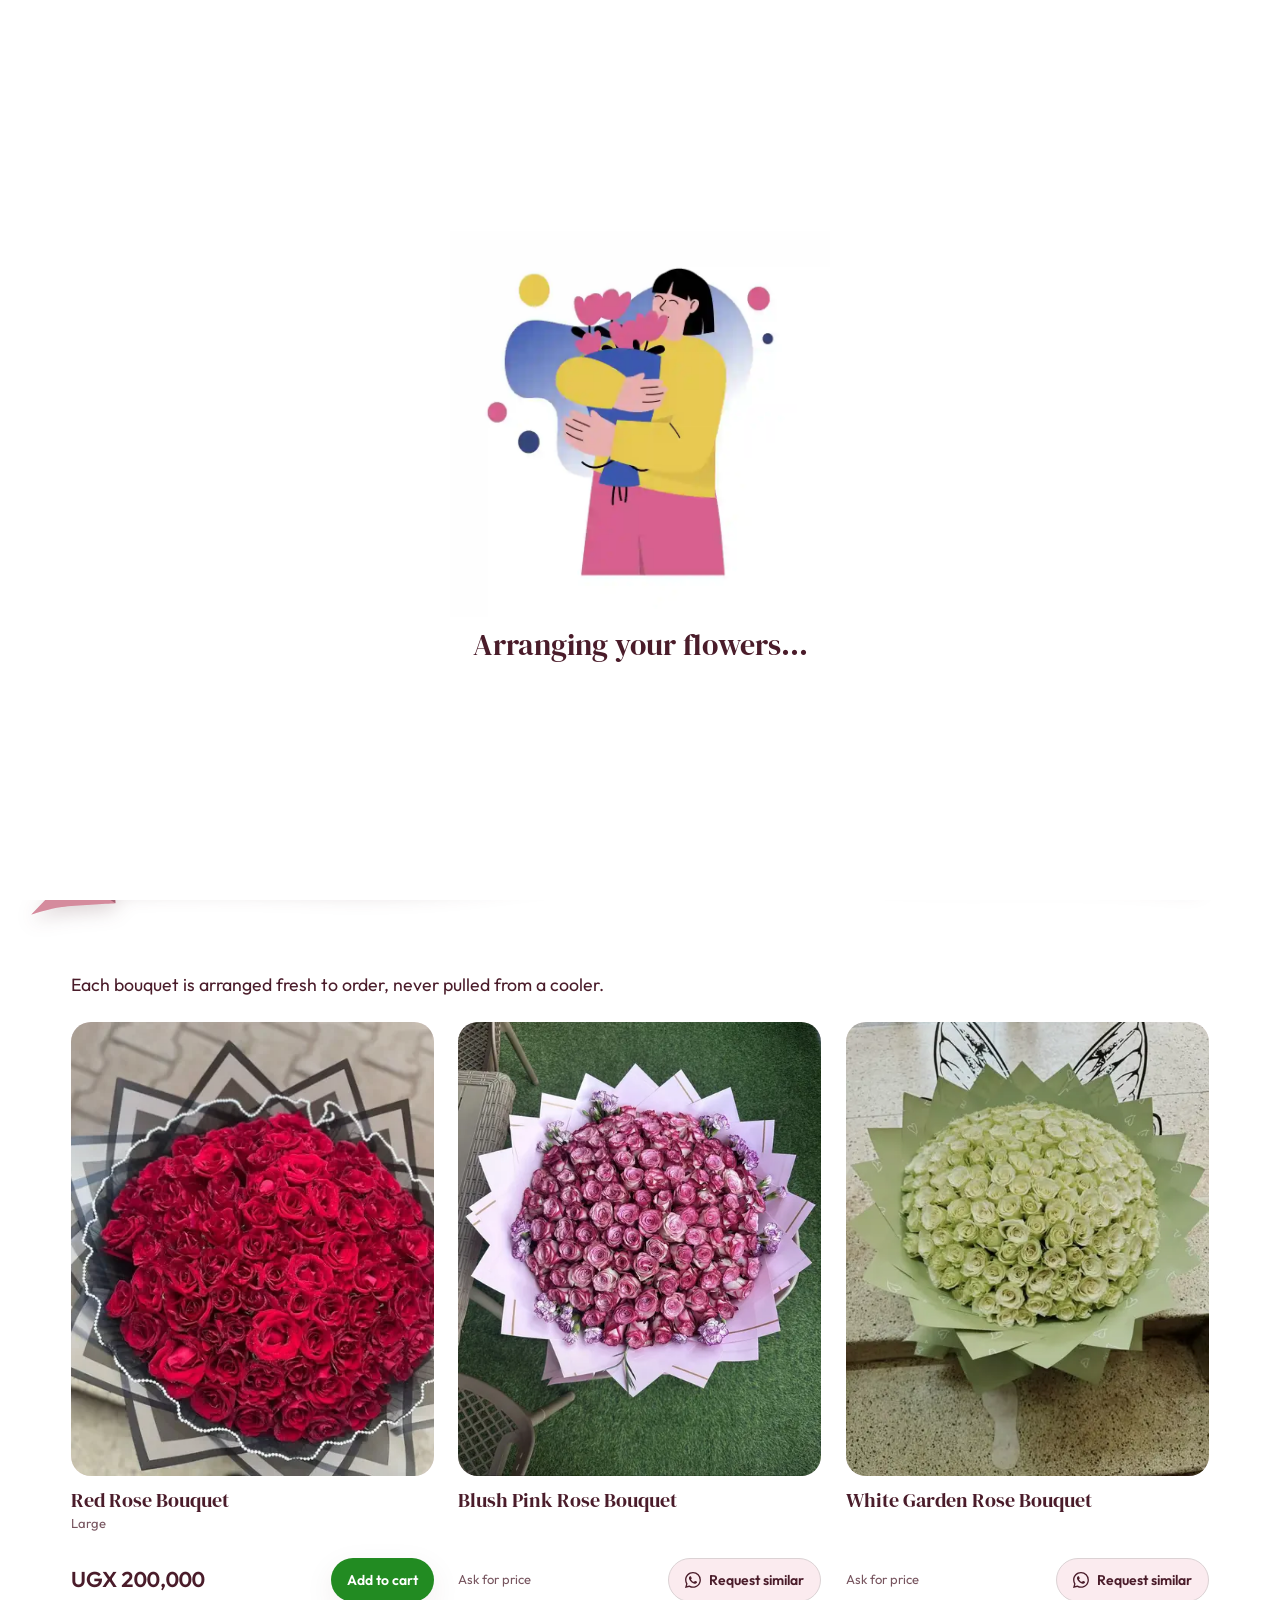
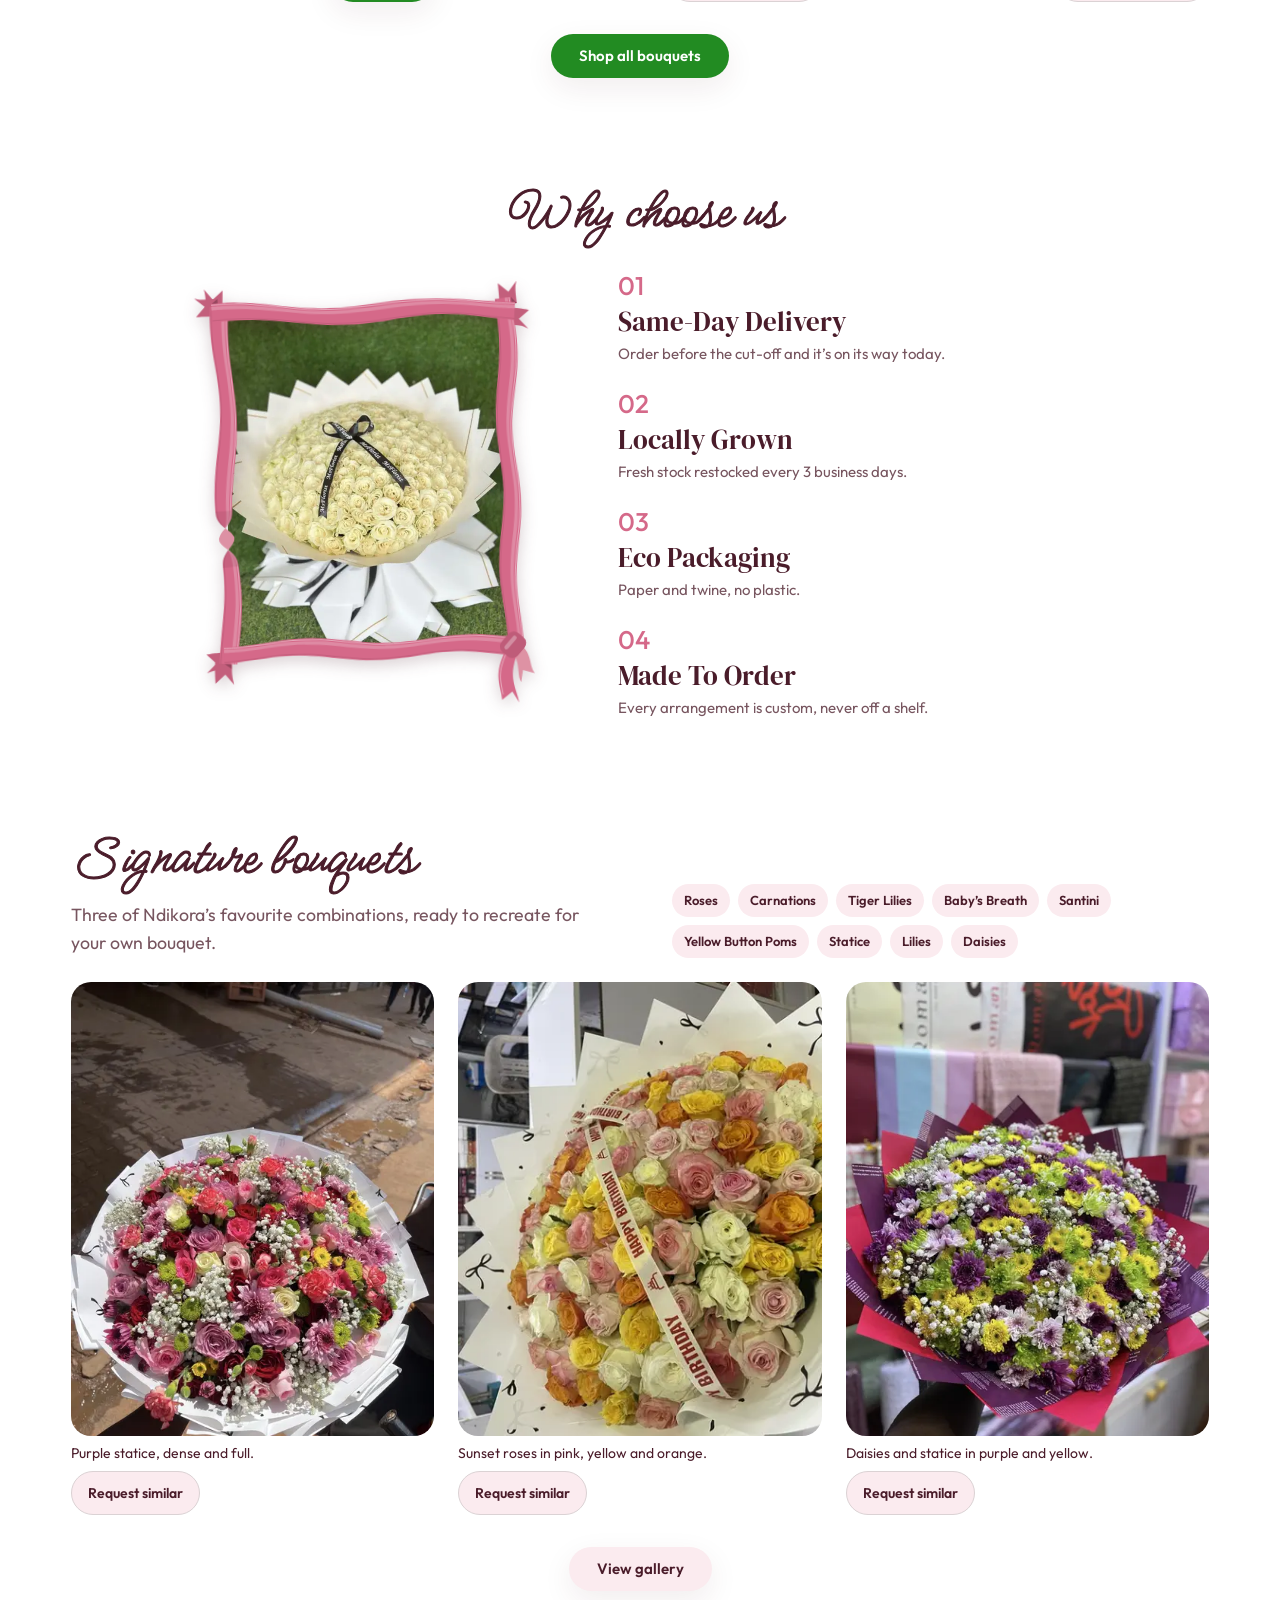
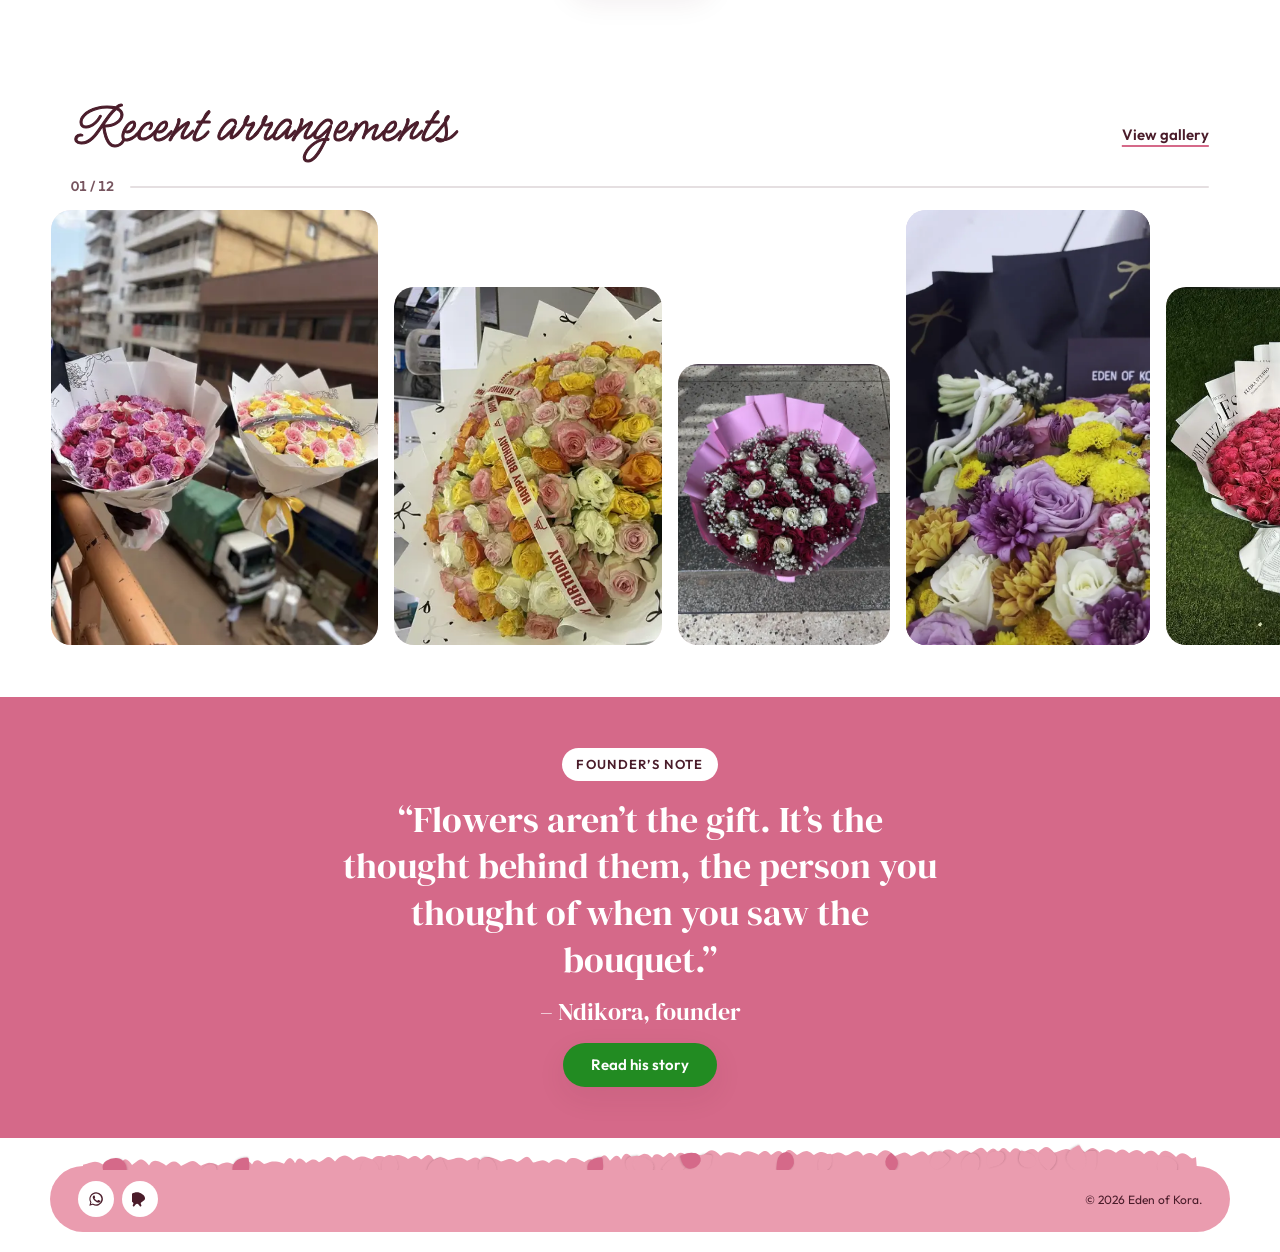
<file: index.html>
<!DOCTYPE html>
<html lang="en">
<head>
<meta charset="UTF-8">
<meta name="viewport" content="width=device-width, initial-scale=1.0">
<title>Eden of Kora | Kampala Florist with Same-Day Delivery</title>
<meta name="description" content="Fresh bouquets grown locally and wrapped in eco paper, delivered same day across Kampala. Order on WhatsApp, pay before delivery. No walk-in shop.">
<link rel="canonical" href="https://theyloveshaka.github.io/eden-of-kora/index.html">
<meta property="og:title" content="Eden of Kora | Kampala Florist with Same-Day Delivery">
<meta property="og:description" content="Fresh bouquets grown locally and wrapped in eco paper, delivered same day across Kampala. Order on WhatsApp, pay before delivery. No walk-in shop.">
<meta property="og:image" content="https://theyloveshaka.github.io/eden-of-kora/assets/og-image.jpg">
<meta property="og:type" content="website">
<meta property="og:url" content="https://theyloveshaka.github.io/eden-of-kora/index.html">
<meta name="twitter:card" content="summary_large_image">
<meta name="twitter:title" content="Eden of Kora | Kampala Florist with Same-Day Delivery">
<meta name="twitter:description" content="Fresh bouquets grown locally and wrapped in eco paper, delivered same day across Kampala. Order on WhatsApp, pay before delivery. No walk-in shop.">
<meta name="twitter:image" content="https://theyloveshaka.github.io/eden-of-kora/assets/media/hero/hero-poster.webp?v=2">
<link rel="icon" type="image/svg+xml" href="images/favicon.svg">
<script type="application/ld+json">
{
  "@context": "https://schema.org",
  "@type": "Florist",
  "name": "Eden of Kora",
  "telephone": "+256778371038",
  "email": "aaronndikora@gmail.com",
  "areaServed": "Kampala",
  "openingHours": "Mo-Su 09:00-19:00",
  "url": "https://theyloveshaka.github.io/eden-of-kora/index.html",
  "image": "https://theyloveshaka.github.io/eden-of-kora/assets/media/hero/hero-poster.webp?v=2",
  "sameAs": ["https://www.snapchat.com/add/ndikoraaa"]
}
</script>

<link rel="preconnect" href="https://fonts.googleapis.com">
<link rel="preconnect" href="https://fonts.gstatic.com" crossorigin>
<link href="https://fonts.googleapis.com/css2?family=DM+Serif+Display&family=Meow+Script&family=Outfit:wght@400;500;600&display=swap" rel="stylesheet">

<link rel="stylesheet" href="css/styles.css?v=13">
<link rel="stylesheet" href="css/ribbon.css?v=13">
<link rel="stylesheet" href="css/footer-petals.css?v=13">
<link rel="stylesheet" href="css/home.css?v=13">
<script>
  /* First page view this session: show the bouquet loading screen (main.js lifts it).
     The 9s timeout is a failsafe so a broken main.js can never trap the page. */
  (function () {
    try {
      if (sessionStorage.getItem("loaderSeen") || matchMedia("(prefers-reduced-motion: reduce)").matches) return;
      document.documentElement.classList.add("is-loading");
      new Image().src = "assets/bouquet-animation.svg";
      setTimeout(function () { document.documentElement.classList.remove("is-loading"); }, 9000);
    } catch (e) {}
  })();
</script>
<meta name="robots" content="noindex, nofollow">
</head>
<body>

<!-- ============================== LOADING SCREEN ============================== -->
<div class="site-loader" aria-hidden="true">
  <img class="site-loader__anim" data-src="assets/bouquet-animation.svg" alt="" width="806" height="818">
  <p class="site-loader__caption">Arranging your flowers&hellip;</p>
</div>

<div class="page-panel">

  <!-- ============================== HEADER ============================== -->
  <header class="site-header site-header--over">

    <a class="brand" href="index.html" aria-label="Eden of Kora, home">
      <span class="brand-word">Eden of Kora</span>
    </a>

    <nav class="nav-pill" id="primary-nav" aria-label="Primary">
      <a href="index.html" aria-current="page">Home</a>
      <a href="shop.html">Shop</a>
      <a href="gallery.html">Gallery</a>
      <a href="about.html">About</a>
      <a href="contact.html">Contact</a>
    </nav>

    <div class="header-actions">
      <a class="btn btn-pill btn-pill--sm" href="https://wa.me/256778371038" target="_blank" rel="noopener">Order Now</a>
      <button class="icon-btn cart-btn" type="button" data-cart-open aria-label="Open cart">
        <svg viewBox="0 0 24 24" fill="none" stroke="currentColor" stroke-width="1.6" aria-hidden="true">
          <path d="M3 4h2l2.4 12.2a2 2 0 0 0 2 1.6h7.6a2 2 0 0 0 2-1.6L21 8H6"/>
          <circle cx="9.5" cy="20.5" r="1.3"/><circle cx="17.5" cy="20.5" r="1.3"/>
        </svg>
        <span class="cart-count">0</span>
      </button>
      <button class="nav-toggle" type="button" aria-label="Open menu" aria-haspopup="true" aria-expanded="false" aria-controls="primary-nav">
        <span></span><span></span><span></span>
      </button>
    </div>
  </header>

  <main>
    <!-- ============================== HERO ============================== -->
    <section class="hero" data-petals>
      <div class="hero-media" data-hero-media>
        <picture>
          <source media="(orientation: portrait)" srcset="assets/media/hero/hero-poster.webp?v=2">
          <img class="hero-poster" src="assets/media/hero/hero-wide-poster.webp?v=2" alt="Pink roses tied with a black satin ribbon." width="1600" height="900" fetchpriority="high">
        </picture>
        <video class="hero-video" data-hero-video muted playsinline loop preload="none" aria-hidden="true"></video>
      </div>

      <div class="hero-copy">
        <p class="eyebrow">Kampala florist &middot; Delivery only</p>
        <h1 class="hero-title">Thought Into Flowers</h1>
        <p class="hero-body">Bouquets for the people on your mind, delivered across Kampala the same day.</p>
        <div class="hero-cta">
          <a class="btn btn-pill" href="shop.html">Shop bouquets</a>
          <a class="hero-link" href="https://wa.me/256778371038" target="_blank" rel="noopener"><svg viewBox="0 0 24 24" aria-hidden="true" focusable="false"><path d="M17.5 14.4c-.3-.1-1.7-.8-1.9-.9-.3-.1-.4-.1-.6.1-.2.3-.7.9-.8 1-.2.2-.3.2-.5.1-.3-.1-1.2-.4-2.2-1.4-.8-.7-1.4-1.6-1.6-1.9-.2-.3 0-.4.1-.6l.4-.5c.1-.2.2-.3.3-.5.1-.2 0-.4 0-.5-.1-.1-.6-1.5-.8-2-.2-.5-.4-.4-.6-.4h-.5c-.2 0-.5.1-.7.3-.3.3-1 1-1 2.3 0 1.4 1 2.7 1.1 2.9.1.2 2 3.1 4.9 4.3.7.3 1.2.5 1.6.6.7.2 1.3.2 1.8.1.5-.1 1.7-.7 1.9-1.4.2-.7.2-1.2.2-1.4-.1-.1-.2-.2-.5-.3ZM12 2a10 10 0 0 0-8.6 15L2 22l5.2-1.4A10 10 0 1 0 12 2Zm0 18.2a8.2 8.2 0 0 1-4.2-1.1l-.3-.2-3.1.8.8-3-.2-.3A8.2 8.2 0 1 1 12 20.2Z"/></svg>Ask Ndikora</a>
        </div>
      </div>
    </section>

    <!-- ============================== RIBBON BAND ============================== -->
    <div class="ribbon-band ribbon-band--straddle" data-ribbon-band>
      <ul class="ribbon-band__list">
        <li>Kampala</li>
        <li>Locally grown, always fresh</li>
        <li>Wrapped in eco paper</li>
        <li>Custom arrangements on request</li>
        <li>Open daily, 9am&ndash;7pm</li>
      </ul>
    </div>

    <!-- ============================== FRESH BOUQUETS (Coach move 2: blurb + borderless portrait tiles) ============================== -->
    <section class="section tiles-section" aria-label="Fresh bouquets">
      <div class="container tiles-section__layout">
        <div class="tiles-section__intro reveal">
          <p class="tiles-section__blurb">Each bouquet is arranged fresh to order, never pulled from a cooler.</p>
        </div>
        <div class="product-grid tiles-section__grid reveal-stagger" data-product-grid data-ids="red-rose-large,blush-pink-rose,white-garden-rose"></div>
        <div class="home-cta reveal">
          <a class="btn btn-pill" href="shop.html">Shop all bouquets</a>
        </div>
      </div>
    </section>

    <!-- ============================== WHY CHOOSE US ============================== -->
    <section class="section why-choose">
      <div class="container">
        <h2 class="why-choose__heading reveal">Why choose us</h2>
        <div class="why-choose__layout">
          <div class="why-choose__photo reveal">
            <figure class="ribbon-frame" data-ribbon-frame="a">
              <img src="assets/media/photos/eok-photo-09-sm.webp" srcset="assets/media/photos/eok-photo-09-sm.webp 480w, assets/media/photos/eok-photo-09.webp 1170w" sizes="(min-width: 1024px) 340px, 220px" alt="Cream roses tied with a black ribbon." width="480" height="640" loading="lazy" decoding="async">
            </figure>
          </div>
          <div class="why-choose__grid reveal-stagger">
            <div class="why-item reveal">
              <span class="why-item__num">01</span>
              <h3>Same-Day Delivery</h3>
              <p>Order before the cut-off and it&rsquo;s on its way today.</p>
            </div>
            <div class="why-item reveal">
              <span class="why-item__num">02</span>
              <h3>Locally Grown</h3>
              <p>Fresh stock restocked every 3 business days.</p>
            </div>
            <div class="why-item reveal">
              <span class="why-item__num">03</span>
              <h3>Eco Packaging</h3>
              <p>Paper and twine, no plastic.</p>
            </div>
            <div class="why-item reveal">
              <span class="why-item__num">04</span>
              <h3>Made To Order</h3>
              <p>Every arrangement is custom, never off a shelf.</p>
            </div>
          </div>
        </div>
      </div>
    </section>

    <!-- ============================== SIGNATURE BOUQUETS ============================== -->
    <section class="section signature">
      <div class="container signature__layout">
        <div class="signature__head">
          <div class="signature__intro reveal">
            <h2>Signature bouquets</h2>
            <p>Three of Ndikora&rsquo;s favourite combinations, ready to recreate for your own bouquet.</p>
          </div>
          <ul class="botanical-list reveal">
            <li>Roses</li>
            <li>Carnations</li>
            <li>Tiger Lilies</li>
            <li>Baby&rsquo;s Breath</li>
            <li>Santini</li>
            <li>Yellow Button Poms</li>
            <li>Statice</li>
            <li>Lilies</li>
            <li>Daisies</li>
          </ul>
        </div>

        <div class="signature-tiles reveal-stagger">
          <article class="signature-tile">
            <div class="signature-tile__frame"><img src="assets/media/photos/eok-photo-20-sm.webp" alt="Bright mixed bouquet of pink, purple and green." width="480" height="600" loading="lazy" decoding="async"></div>
            <p class="signature-tile__caption" id="signature-caption-1">Purple statice, dense and full.</p>
            <a class="product-card__request" href="https://wa.me/256778371038?text=Hi%20Eden%20of%20Kora%2C%20I%20would%20like%20something%20similar%20to%20your%20purple%20statice%2C%20dense%20and%20full." target="_blank" rel="noopener" aria-describedby="signature-caption-1">Request similar</a>
          </article>
          <article class="signature-tile">
            <div class="signature-tile__frame"><img src="assets/media/photos/eok-photo-24-sm.webp" alt="Yellow, pink and orange roses, birthday ribbon." width="480" height="600" loading="lazy" decoding="async"></div>
            <p class="signature-tile__caption" id="signature-caption-2">Sunset roses in pink, yellow and orange.</p>
            <a class="product-card__request" href="https://wa.me/256778371038?text=Hi%20Eden%20of%20Kora%2C%20I%20would%20like%20something%20similar%20to%20your%20sunset%20roses%20in%20pink%2C%20yellow%20and%20orange." target="_blank" rel="noopener" aria-describedby="signature-caption-2">Request similar</a>
          </article>
          <article class="signature-tile">
            <div class="signature-tile__frame"><img src="assets/media/photos/eok-photo-23-sm.webp" alt="Purple, yellow and green mums in red wrap." width="480" height="600" loading="lazy" decoding="async"></div>
            <p class="signature-tile__caption" id="signature-caption-3">Daisies and statice in purple and yellow.</p>
            <a class="product-card__request" href="https://wa.me/256778371038?text=Hi%20Eden%20of%20Kora%2C%20I%20would%20like%20something%20similar%20to%20your%20daisies%20and%20statice%20in%20purple%20and%20yellow." target="_blank" rel="noopener" aria-describedby="signature-caption-3">Request similar</a>
          </article>
        </div>

        <div class="home-cta reveal">
          <a class="btn home-cta__blush" href="gallery.html">View gallery</a>
        </div>
      </div>
    </section>

    <!-- ============================== RECENT ARRANGEMENTS (premium gallery filmstrip) ============================== -->
    <section class="section gallery-preview">
      <div class="container gallery-preview__head reveal">
        <h2>Recent arrangements</h2>
        <a class="gallery-preview__link" href="gallery.html">View gallery</a>
      </div>

      <div class="filmstrip" data-filmstrip>
        <div class="container filmstrip__meta">
          <span class="filmstrip__counter" data-filmstrip-counter>01 / 12</span>
          <div class="filmstrip__progress"><span class="filmstrip__progress-bar" data-filmstrip-progress-bar></span></div>
        </div>

        <div class="filmstrip__track" data-filmstrip-track>
          <a class="filmstrip__tile filmstrip__tile--tall" data-filmstrip-tile data-lightbox="home" data-type="image" href="assets/media/photos/eok-photo-02.webp">
            <img src="assets/media/photos/eok-photo-02-sm.webp" alt="Two bouquets held up against a city skyline." width="600" height="800" loading="lazy" decoding="async">
          </a>
          <a class="filmstrip__tile filmstrip__tile--medium" data-filmstrip-tile data-lightbox="home" data-type="image" href="assets/media/photos/eok-photo-11.webp">
            <img src="assets/media/photos/eok-photo-11-sm.webp" alt="Yellow, pink and white roses, &quot;Happy Birthday&quot; ribbon." width="600" height="800" loading="lazy" decoding="async">
          </a>
          <a class="filmstrip__tile filmstrip__tile--short" data-filmstrip-tile data-lightbox="home" data-type="image" href="assets/media/photos/eok-photo-13.webp">
            <img src="assets/media/photos/eok-photo-13-sm.webp" alt="Burgundy and white roses in pink wrap." width="600" height="800" loading="lazy" decoding="async">
          </a>
          <a class="filmstrip__tile filmstrip__tile--tall filmstrip__tile--video" data-filmstrip-tile data-video-tile data-src="assets/media/video/eok-video-04.mp4?v=2" data-poster="assets/media/posters/eok-video-04.webp?v=2" data-lightbox="home" data-type="video" data-poster-lightbox="assets/media/posters/eok-video-04.webp?v=2" href="assets/media/video/eok-video-04.mp4?v=2">
            <img class="filmstrip__poster" src="assets/media/posters/eok-video-04.webp?v=2" alt="Video still of an Eden of Kora bouquet being wrapped by hand." width="720" height="1280" loading="lazy" decoding="async">
            <span class="filmstrip__play" aria-hidden="true"><svg viewBox="0 0 24 24"><path d="M8 5v14l11-7z"/></svg></span>
          </a>
          <a class="filmstrip__tile filmstrip__tile--medium" data-filmstrip-tile data-lightbox="home" data-type="image" href="assets/media/photos/eok-photo-14.webp">
            <img src="assets/media/photos/eok-photo-14-sm.webp" alt="Deep pink roses on artificial grass, newspaper wrap." width="600" height="800" loading="lazy" decoding="async">
          </a>
          <a class="filmstrip__tile filmstrip__tile--short" data-filmstrip-tile data-lightbox="home" data-type="image" href="assets/media/photos/eok-photo-15.webp">
            <img src="assets/media/photos/eok-photo-15-sm.webp" alt="Red baby's breath bouquet, &quot;Happy Birthday&quot; ribbon." width="600" height="800" loading="lazy" decoding="async">
          </a>
          <a class="filmstrip__tile filmstrip__tile--tall" data-filmstrip-tile data-lightbox="home" data-type="image" href="assets/media/photos/eok-photo-16.webp">
            <img src="assets/media/photos/eok-photo-16-sm.webp" alt="Heart-shaped red roses with silver butterflies." width="600" height="800" loading="lazy" decoding="async">
          </a>
          <a class="filmstrip__tile filmstrip__tile--medium filmstrip__tile--video" data-filmstrip-tile data-video-tile data-src="assets/media/video/eok-video-07.mp4?v=2" data-poster="assets/media/posters/eok-video-07.webp?v=2" data-lightbox="home" data-type="video" data-poster-lightbox="assets/media/posters/eok-video-07.webp?v=2" href="assets/media/video/eok-video-07.mp4?v=2">
            <img class="filmstrip__poster" src="assets/media/posters/eok-video-07.webp?v=2" alt="Video still of an Eden of Kora bouquet ready for delivery." width="720" height="1280" loading="lazy" decoding="async">
            <span class="filmstrip__play" aria-hidden="true"><svg viewBox="0 0 24 24"><path d="M8 5v14l11-7z"/></svg></span>
          </a>
          <a class="filmstrip__tile filmstrip__tile--short" data-filmstrip-tile data-lightbox="home" data-type="image" href="assets/media/photos/eok-photo-17.webp">
            <img src="assets/media/photos/eok-photo-17-sm.webp" alt="Yellow and pink garden bouquet with a lily." width="600" height="800" loading="lazy" decoding="async">
          </a>
          <a class="filmstrip__tile filmstrip__tile--tall" data-filmstrip-tile data-lightbox="home" data-type="image" href="assets/media/photos/eok-photo-19.webp">
            <img src="assets/media/photos/eok-photo-19-sm.webp" alt="Red and white roses with a name ribbon." width="600" height="800" loading="lazy" decoding="async">
          </a>
          <a class="filmstrip__tile filmstrip__tile--medium" data-filmstrip-tile data-lightbox="home" data-type="image" href="assets/media/photos/eok-photo-22.webp">
            <img src="assets/media/photos/eok-photo-22-sm.webp" alt="Garden mix of orange, white and pink blooms." width="600" height="800" loading="lazy" decoding="async">
          </a>
          <a class="filmstrip__tile filmstrip__tile--short filmstrip__tile--video" data-filmstrip-tile data-video-tile data-src="assets/media/video/eok-video-09.mp4?v=2" data-poster="assets/media/posters/eok-video-09.webp?v=2" data-lightbox="home" data-type="video" data-poster-lightbox="assets/media/posters/eok-video-09.webp?v=2" href="assets/media/video/eok-video-09.mp4?v=2">
            <img class="filmstrip__poster" src="assets/media/posters/eok-video-09.webp?v=2" alt="Video still of an Eden of Kora arrangement being finished." width="720" height="1280" loading="lazy" decoding="async">
            <span class="filmstrip__play" aria-hidden="true"><svg viewBox="0 0 24 24"><path d="M8 5v14l11-7z"/></svg></span>
          </a>
        </div>
      </div>
    </section>

    <!-- ============================== FOUNDER STORY BAND (Coach move 3) ============================== -->
    <section class="founder-band">
      <div class="container founder-band__inner reveal">
        <p class="founder-band__eyebrow">Founder&rsquo;s note</p>
        <blockquote class="founder-band__quote">
          <p>&ldquo;Flowers aren&rsquo;t the gift. It&rsquo;s the thought behind them, the person you thought of when you saw the bouquet.&rdquo;</p>
          <footer>&ndash; Ndikora, founder</footer>
        </blockquote>
        <a class="btn btn-pill" href="about.html">Read his story</a>
      </div>
    </section>
  </main>

  <!-- ============================== FOOTER ============================== -->
  <div class="footer-petals" data-footer-petals aria-hidden="true"></div>
  <footer class="site-footer">
    <div class="footer-social">
    <a href="https://wa.me/256778371038" target="_blank" rel="noopener" aria-label="Chat on WhatsApp">
    <svg viewBox="0 0 24 24" aria-hidden="true"><path d="M17.5 14.4c-.3-.1-1.7-.8-1.9-.9-.3-.1-.4-.1-.6.1-.2.3-.7.9-.8 1-.2.2-.3.2-.5.1-.3-.1-1.2-.4-2.2-1.4-.8-.7-1.4-1.6-1.6-1.9-.2-.3 0-.4.1-.6l.4-.5c.1-.2.2-.3.3-.5.1-.2 0-.4 0-.5-.1-.1-.6-1.5-.8-2-.2-.5-.4-.4-.6-.4h-.5c-.2 0-.5.1-.7.3-.3.3-1 1-1 2.3 0 1.4 1 2.7 1.1 2.9.1.2 2 3.1 4.9 4.3.7.3 1.2.5 1.6.6.7.2 1.3.2 1.8.1.5-.1 1.7-.7 1.9-1.4.2-.7.2-1.2.2-1.4-.1-.1-.2-.2-.5-.3ZM12 2a10 10 0 0 0-8.6 15L2 22l5.2-1.4A10 10 0 1 0 12 2Zm0 18.2a8.2 8.2 0 0 1-4.2-1.1l-.3-.2-3.1.8.8-3-.2-.3A8.2 8.2 0 1 1 12 20.2Z"/></svg>
    </a>
    <a href="https://www.snapchat.com/add/ndikoraaa" target="_blank" rel="noopener" aria-label="Eden of Kora on Snapchat">
    <svg viewBox="0 0 24 24" aria-hidden="true"><path d="M19.35 9.74c-.32-1.6-1.26-3.08-2.65-4.07-.6-.42-1.14-.84-1.68-1.23-2.24-1.65-4.93-2.44-7.67-2.44-3.33 0-6.38 1.2-8.72 3.4-.65.63-1.23 1.3-1.73 2.02-.65 1.04-1.08 2.23-1.2 3.52 0 .06 0 .13.02.2.02.36.08.71.18 1.05.08.24.18.48.3.7.12.22.26.43.42.62.16.19.33.37.52.54.07.06.15.12.22.17l1.14.92c.27.22.55.42.85.6.12.07.25.13.37.2l.32.17c.25.12.48.27.7.43.22.16.42.34.6.53.18.2.33.4.46.61l.06.1c.08.14.15.3.2.46.04.15.07.3.08.46 0 .37-.09.73-.26 1.06l-.48.9c-.04.07-.08.14-.11.22-.08.18-.14.36-.17.55-.04.33.02.67.17.98.15.3.4.56.7.7.3.14.63.18.95.1.32-.07.6-.27.78-.54l1.04-1.54c.17-.25.36-.5.58-.72.22-.23.47-.43.74-.6l.36-.2.37-.18c.25-.1.5-.17.76-.2h.08c.26.03.51.1.76.2l.37.18.36.2c.27.17.52.37.74.6.22.22.41.47.58.72l1.04 1.54c.18.27.46.47.78.54.32.08.65.04.95-.1.3-.14.55-.4.7-.7.15-.31.21-.65.17-.98-.03-.19-.09-.37-.17-.55-.03-.08-.07-.15-.11-.22l-.48-.9c-.17-.33-.26-.69-.26-1.06 0-.16.04-.31.08-.46.05-.16.12-.32.2-.46l.06-.1c.13-.21.28-.41.46-.61.18-.19.38-.37.6-.53.22-.16.45-.31.7-.43l.32-.17c.12-.07.25-.13.37-.2.3-.18.58-.38.85-.6l1.14-.92c.07-.05.15-.11.22-.17.19-.17.36-.35.52-.54.16-.19.3-.4.42-.62.12-.22.22-.46.3-.7.1-.34.16-.69.18-1.05.02-.07.02-.14.02-.2-.12-1.29-.55-2.48-1.2-3.52Z" fill="currentColor"/></svg>
    </a>
    </div>
    <p class="footer-bottom">&copy; 2026 Eden of Kora.</p>
  </footer>

  <!-- ============================== CART DRAWER ============================== -->
  <div class="cart-overlay" data-cart-close></div>
  <aside class="cart-drawer" role="dialog" aria-modal="true" aria-labelledby="cart-drawer-title">
    <div class="cart-drawer__head">
      <h2 id="cart-drawer-title">Your Cart</h2>
      <button type="button" class="cart-drawer__close" data-cart-close aria-label="Close cart">
        <svg viewBox="0 0 24 24" fill="none" stroke="currentColor" stroke-width="1.8" aria-hidden="true"><path d="M6 6l12 12M18 6L6 18"/></svg>
      </button>
    </div>

    <div class="sr-only" aria-live="polite" data-cart-live></div>

    <div class="cart-drawer__body">
      <div class="cart-drawer__items" data-cart-items></div>

      <div class="cart-addons">
        <h3 class="cart-addons__title">A Little Something Extra?</h3>
        <div class="cart-addons__row" data-cart-addons></div>
      </div>
    </div>

    <div class="cart-drawer__totals">
      <div class="cart-drawer__row">
        <span>Items subtotal</span>
        <span data-cart-subtotal>UGX 0</span>
      </div>
      <div class="cart-drawer__row cart-drawer__row--delivery">
        <span>Delivery fee</span>
        <span>Confirmed by area</span>
      </div>
      <p class="cart-drawer__totals-note">This is your items subtotal. The delivery fee is confirmed by area on WhatsApp before you pay, so it&rsquo;s not included yet.</p>
    </div>

    <div class="cart-drawer__actions">
      <button type="button" class="btn btn-wa btn-block" data-wa-checkout>
        <svg viewBox="0 0 24 24" aria-hidden="true"><path d="M17.5 14.4c-.3-.1-1.7-.8-1.9-.9-.3-.1-.4-.1-.6.1-.2.3-.7.9-.8 1-.2.2-.3.2-.5.1-.3-.1-1.2-.4-2.2-1.4-.8-.7-1.4-1.6-1.6-1.9-.2-.3 0-.4.1-.6l.4-.5c.1-.2.2-.3.3-.5.1-.2 0-.4 0-.5-.1-.1-.6-1.5-.8-2-.2-.5-.4-.4-.6-.4h-.5c-.2 0-.5.1-.7.3-.3.3-1 1-1 2.3 0 1.4 1 2.7 1.1 2.9.1.2 2 3.1 4.9 4.3.7.3 1.2.5 1.6.6.7.2 1.3.2 1.8.1.5-.1 1.7-.7 1.9-1.4.2-.7.2-1.2.2-1.4-.1-.1-.2-.2-.5-.3ZM12 2a10 10 0 0 0-8.6 15L2 22l5.2-1.4A10 10 0 1 0 12 2Zm0 18.2a8.2 8.2 0 0 1-4.2-1.1l-.3-.2-3.1.8.8-3-.2-.3A8.2 8.2 0 1 1 12 20.2Z"/></svg>
        Send order on WhatsApp
      </button>
      <button type="button" class="btn btn-outline btn-block" data-copy-order>Copy order</button>
    </div>
    <p class="cart-drawer__note">Send order on WhatsApp opens a message with your items already filled in. Nothing sends until you press send yourself, and nothing is confirmed until Ndikora replies.</p>
  </aside>

</div>

<script src="js/products.js?v=13" defer></script>
<script src="js/main.js?v=13" defer></script>
<script src="js/ribbon.js?v=13" defer></script>
<script src="js/footer-petals.js?v=13" defer></script>
<script src="js/lightbox.js?v=13" defer></script>
<script src="js/home.js?v=13" defer></script>
</body>
</html>
</file>
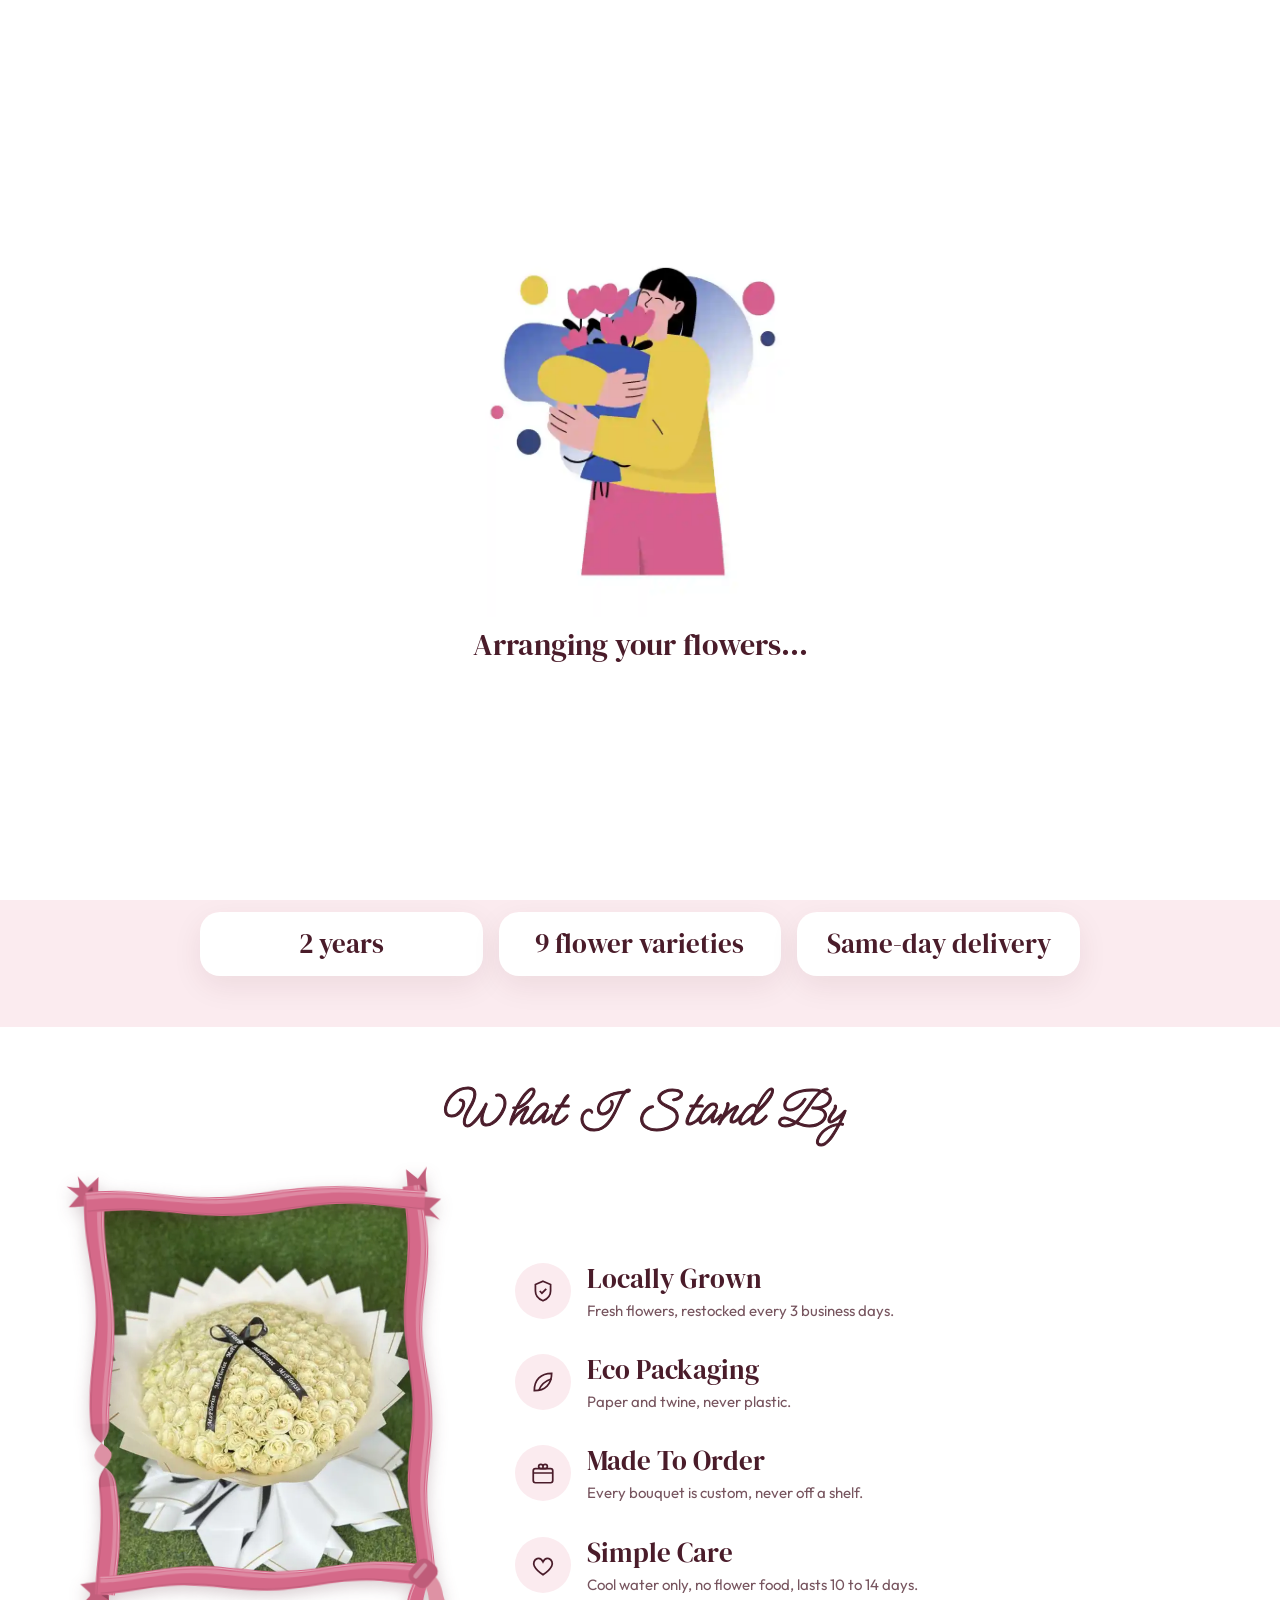
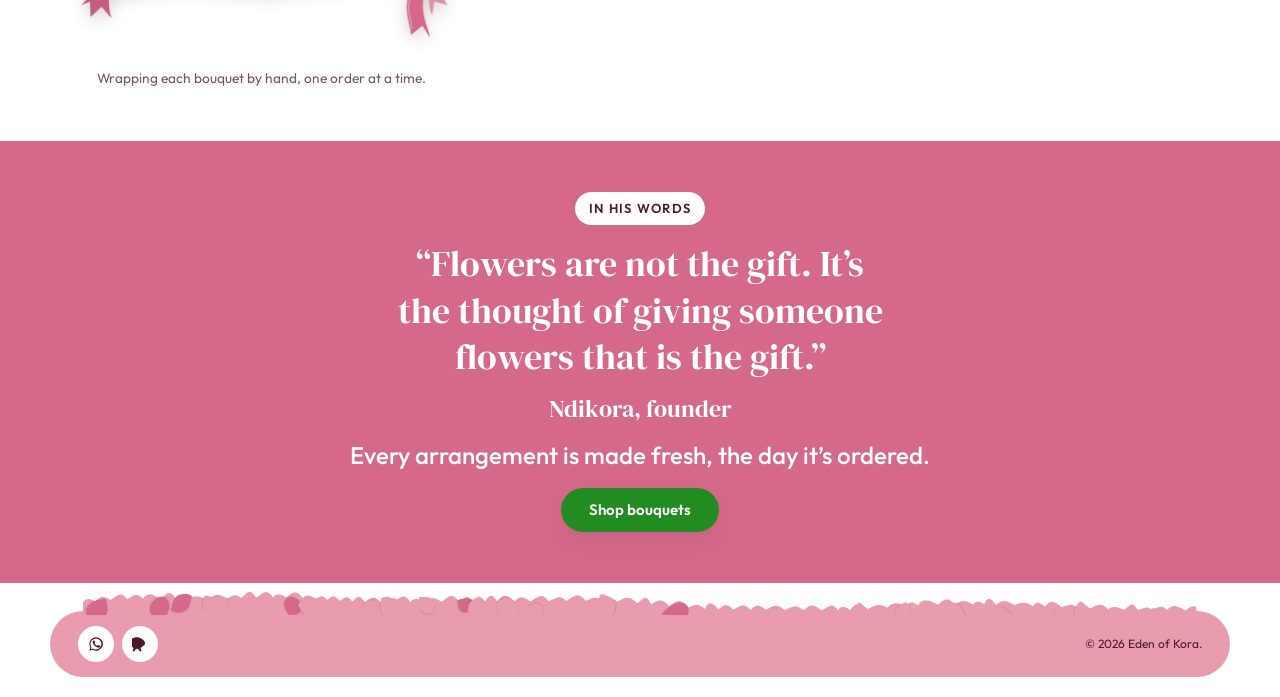
<file: about.html>
<!DOCTYPE html>
<html lang="en">
<head>
<meta charset="UTF-8">
<meta name="viewport" content="width=device-width, initial-scale=1.0">
<title>About Ndikora, Founder of Eden of Kora in Kampala</title>
<meta name="description" content="Meet Ndikora, the one florist behind Eden of Kora. Two years of arranging flowers in Kampala, one custom bouquet and one honest thought at a time.">
<link rel="canonical" href="https://theyloveshaka.github.io/eden-of-kora/about.html">
<meta property="og:title" content="About Ndikora, Founder of Eden of Kora in Kampala">
<meta property="og:description" content="Meet Ndikora, the one florist behind Eden of Kora. Two years of arranging flowers in Kampala, one custom bouquet and one honest thought at a time.">
<meta property="og:image" content="https://theyloveshaka.github.io/eden-of-kora/assets/og-image.jpg">
<meta property="og:type" content="website">
<meta property="og:url" content="https://theyloveshaka.github.io/eden-of-kora/about.html">
<meta name="twitter:card" content="summary_large_image">
<meta name="twitter:title" content="About Ndikora, Founder of Eden of Kora in Kampala">
<meta name="twitter:description" content="Meet Ndikora, the one florist behind Eden of Kora. Two years of arranging flowers in Kampala, one custom bouquet and one honest thought at a time.">
<meta name="twitter:image" content="https://theyloveshaka.github.io/eden-of-kora/assets/media/hero/hero-poster.webp?v=2">
<link rel="icon" type="image/svg+xml" href="images/favicon.svg">

<link rel="preconnect" href="https://fonts.googleapis.com">
<link rel="preconnect" href="https://fonts.gstatic.com" crossorigin>
<link href="https://fonts.googleapis.com/css2?family=DM+Serif+Display&family=Meow+Script&family=Outfit:wght@400;500;600&display=swap" rel="stylesheet">

<link rel="stylesheet" href="css/styles.css?v=13">
<link rel="stylesheet" href="css/ribbon.css?v=13">
<link rel="stylesheet" href="css/footer-petals.css?v=13">
<link rel="stylesheet" href="css/about.css?v=13">
<script>
  /* First page view this session: show the bouquet loading screen (main.js lifts it).
     The 9s timeout is a failsafe so a broken main.js can never trap the page. */
  (function () {
    try {
      if (sessionStorage.getItem("loaderSeen") || matchMedia("(prefers-reduced-motion: reduce)").matches) return;
      document.documentElement.classList.add("is-loading");
      new Image().src = "assets/bouquet-animation.svg";
      setTimeout(function () { document.documentElement.classList.remove("is-loading"); }, 9000);
    } catch (e) {}
  })();
</script>
<meta name="robots" content="noindex, nofollow">
</head>
<body>

<!-- ============================== LOADING SCREEN ============================== -->
<div class="site-loader" aria-hidden="true">
  <img class="site-loader__anim" data-src="assets/bouquet-animation.svg" alt="" width="806" height="818">
  <p class="site-loader__caption">Arranging your flowers&hellip;</p>
</div>

<div class="page-panel">

  <!-- ============================== HEADER ============================== -->
  <header class="site-header site-header--over">

    <a class="brand" href="index.html" aria-label="Eden of Kora, home">
      <span class="brand-word">Eden of Kora</span>
    </a>

    <nav class="nav-pill" id="primary-nav" aria-label="Primary">
      <a href="index.html">Home</a>
      <a href="shop.html">Shop</a>
      <a href="gallery.html">Gallery</a>
      <a href="about.html" aria-current="page">About</a>
      <a href="contact.html">Contact</a>
    </nav>

    <div class="header-actions">
      <a class="btn btn-pill btn-pill--sm" href="https://wa.me/256778371038" target="_blank" rel="noopener">Order Now</a>
      <button class="icon-btn cart-btn" type="button" data-cart-open aria-label="Open cart">
        <svg viewBox="0 0 24 24" fill="none" stroke="currentColor" stroke-width="1.6" aria-hidden="true">
          <path d="M3 4h2l2.4 12.2a2 2 0 0 0 2 1.6h7.6a2 2 0 0 0 2-1.6L21 8H6"/>
          <circle cx="9.5" cy="20.5" r="1.3"/><circle cx="17.5" cy="20.5" r="1.3"/>
        </svg>
        <span class="cart-count">0</span>
      </button>
      <button class="nav-toggle" type="button" aria-label="Open menu" aria-haspopup="true" aria-expanded="false" aria-controls="primary-nav">
        <span></span><span></span><span></span>
      </button>
    </div>
  </header>

  <main>
    <!-- ============================== HERO ============================== -->
    <section class="page-hero" data-petals>
      <img class="page-hero__media" src="assets/media/photos/eok-photo-14.webp" alt="" width="1170" height="1568" fetchpriority="high">
      <div class="page-hero__copy">
        <p class="eyebrow">Meet Ndikora</p>
        <h1>The Thought Behind the Flowers</h1>
      </div>
    </section>

    <!-- ============================== RIBBON BAND ============================== -->
    <div class="ribbon-band ribbon-band--straddle" data-ribbon-band>
      <ul class="ribbon-band__list">
        <li>Kampala</li>
        <li>Locally grown, always fresh</li>
        <li>Wrapped in eco paper</li>
        <li>Custom arrangements on request</li>
        <li>Open daily, 9am&ndash;7pm</li>
      </ul>
    </div>

    <!-- ============================== ABOUT INTRO ============================== -->
    <section class="section about-intro">
      <div class="container about-intro__grid">
        <div class="about-intro__body">
          <p class="about-intro__opening">I&rsquo;m Ndikora. I&rsquo;ve been arranging flowers in Kampala for two years, and I still believe the flower is never the real gift.</p>
          <p class="about-intro__story">My friends call me a lover boy, and I don&rsquo;t mind it. To me, flowers are love, plain and simple. I&rsquo;ve had people tell me, &ldquo;don&rsquo;t buy me flowers, give me money instead,&rdquo; and it still pricks me a little, because that misses the point entirely. We give flowers knowing they will die. That is what makes it the best act of love there is. A flower can&rsquo;t be saved, resold or kept for later. It only says one thing: I thought of you when I saw this bouquet, and I wanted you to have it. Even at funerals, when we send someone away, we give them something pretty to carry. I started Eden of Kora two years ago to hold onto that thought, one bouquet at a time.</p>
        </div>
        <figure class="ribbon-frame about-intro__frame" data-ribbon-frame="a">
          <img src="assets/media/photos/eok-photo-08-sm.webp" srcset="assets/media/photos/eok-photo-08-sm.webp 477w, assets/media/photos/eok-photo-08.webp 1170w" sizes="(min-width: 860px) 320px, 70vw" alt="Blush pink roses Ndikora arranged, laid on artificial grass" width="477" height="640" loading="eager" decoding="async">
        </figure>
      </div>
    </section>

    <!-- ============================== FACTS BAND ============================== -->
    <section class="section about-facts bg-soft-band">
      <div class="container">
        <div class="facts-row reveal-stagger">
          <div class="fact-item reveal"><span class="fact-item__value">2 years</span></div>
          <div class="fact-item reveal"><span class="fact-item__value">9 flower varieties</span></div>
          <div class="fact-item reveal"><span class="fact-item__value">Same-day delivery</span></div>
        </div>
      </div>
    </section>

    <!-- ============================== VALUES ============================== -->
    <section class="section about-values">
      <div class="container">
        <h2 class="about-values__heading reveal">What I Stand By</h2>
        <div class="about-values__layout">
          <figure class="about-feature__figure reveal">
            <div class="ribbon-frame about-feature__frame" data-ribbon-frame="a">
              <img src="assets/media/photos/eok-photo-09-sm.webp" srcset="assets/media/photos/eok-photo-09-sm.webp 480w, assets/media/photos/eok-photo-09.webp 1170w" sizes="(min-width: 860px) 320px, 70vw" alt="Cream roses Ndikora arranged, tied with a black ribbon" width="480" height="640" loading="lazy" decoding="async">
            </div>
            <figcaption>Wrapping each bouquet by hand, one order at a time.</figcaption>
          </figure>
          <div class="values-grid reveal-stagger">
            <div class="value-item reveal">
              <span class="value-icon">
                <svg viewBox="0 0 24 24" fill="none" stroke="currentColor" stroke-width="1.6" aria-hidden="true"><path d="M12 3l7 3v6c0 4.5-3 7.5-7 9-4-1.5-7-4.5-7-9V6l7-3Z"/><path d="M9 12l2 2 4-4"/></svg>
              </span>
              <h3>Locally Grown</h3>
              <p>Fresh flowers, restocked every 3 business days.</p>
            </div>
            <div class="value-item reveal">
              <span class="value-icon">
                <svg viewBox="0 0 24 24" fill="none" stroke="currentColor" stroke-width="1.6" aria-hidden="true"><path d="M20 4C10 4 4 10 4 20c10 0 16-6 16-16Z"/><path d="M8 20c2-6 6-9 12-11"/></svg>
              </span>
              <h3>Eco Packaging</h3>
              <p>Paper and twine, never plastic.</p>
            </div>
            <div class="value-item reveal">
              <span class="value-icon">
                <svg viewBox="0 0 24 24" fill="none" stroke="currentColor" stroke-width="1.6" aria-hidden="true"><rect x="3" y="8" width="18" height="13" rx="2"/><path d="M3 12h18M12 8V6a2 2 0 1 1 2 2h-2Zm0 0V6a2 2 0 1 0-2 2h2Z"/></svg>
              </span>
              <h3>Made To Order</h3>
              <p>Every bouquet is custom, never off a shelf.</p>
            </div>
            <div class="value-item reveal">
              <span class="value-icon">
                <svg viewBox="0 0 24 24" fill="none" stroke="currentColor" stroke-width="1.6" aria-hidden="true"><path d="M12 21s-6-4-8-8c-1.3-2.6-.2-6 2.6-6.9C9 5.3 11 7 12 9c1-2 3-3.7 5.4-2.9C20.2 7 21.3 10.4 20 13c-2 4-8 8-8 8Z"/></svg>
              </span>
              <h3>Simple Care</h3>
              <p>Cool water only, no flower food, lasts 10 to 14 days.</p>
            </div>
          </div>
        </div>
      </div>
    </section>

    <!-- ============================== STORY BAND: HIS BELIEF ============================== -->
    <section class="about-story-band">
      <div class="container about-story-band__inner reveal">
        <span class="about-eyebrow">In His Words</span>
        <blockquote>
          <p>&ldquo;Flowers are not the gift. It&rsquo;s the thought of giving someone flowers that is the gift.&rdquo;</p>
        </blockquote>
        <cite>Ndikora, founder</cite>
        <p class="about-story-band__note">Every arrangement is made fresh, the day it&rsquo;s ordered.</p>
        <a class="btn btn-pill" href="shop.html">Shop bouquets</a>
      </div>
    </section>
  </main>

  <!-- ============================== FOOTER ============================== -->
  <div class="footer-petals" data-footer-petals aria-hidden="true"></div>
  <footer class="site-footer">
    <div class="footer-social">
    <a href="https://wa.me/256778371038" target="_blank" rel="noopener" aria-label="Chat on WhatsApp">
    <svg viewBox="0 0 24 24" aria-hidden="true"><path d="M17.5 14.4c-.3-.1-1.7-.8-1.9-.9-.3-.1-.4-.1-.6.1-.2.3-.7.9-.8 1-.2.2-.3.2-.5.1-.3-.1-1.2-.4-2.2-1.4-.8-.7-1.4-1.6-1.6-1.9-.2-.3 0-.4.1-.6l.4-.5c.1-.2.2-.3.3-.5.1-.2 0-.4 0-.5-.1-.1-.6-1.5-.8-2-.2-.5-.4-.4-.6-.4h-.5c-.2 0-.5.1-.7.3-.3.3-1 1-1 2.3 0 1.4 1 2.7 1.1 2.9.1.2 2 3.1 4.9 4.3.7.3 1.2.5 1.6.6.7.2 1.3.2 1.8.1.5-.1 1.7-.7 1.9-1.4.2-.7.2-1.2.2-1.4-.1-.1-.2-.2-.5-.3ZM12 2a10 10 0 0 0-8.6 15L2 22l5.2-1.4A10 10 0 1 0 12 2Zm0 18.2a8.2 8.2 0 0 1-4.2-1.1l-.3-.2-3.1.8.8-3-.2-.3A8.2 8.2 0 1 1 12 20.2Z"/></svg>
    </a>
    <a href="https://www.snapchat.com/add/ndikoraaa" target="_blank" rel="noopener" aria-label="Eden of Kora on Snapchat">
    <svg viewBox="0 0 24 24" aria-hidden="true"><path d="M19.35 9.74c-.32-1.6-1.26-3.08-2.65-4.07-.6-.42-1.14-.84-1.68-1.23-2.24-1.65-4.93-2.44-7.67-2.44-3.33 0-6.38 1.2-8.72 3.4-.65.63-1.23 1.3-1.73 2.02-.65 1.04-1.08 2.23-1.2 3.52 0 .06 0 .13.02.2.02.36.08.71.18 1.05.08.24.18.48.3.7.12.22.26.43.42.62.16.19.33.37.52.54.07.06.15.12.22.17l1.14.92c.27.22.55.42.85.6.12.07.25.13.37.2l.32.17c.25.12.48.27.7.43.22.16.42.34.6.53.18.2.33.4.46.61l.06.1c.08.14.15.3.2.46.04.15.07.3.08.46 0 .37-.09.73-.26 1.06l-.48.9c-.04.07-.08.14-.11.22-.08.18-.14.36-.17.55-.04.33.02.67.17.98.15.3.4.56.7.7.3.14.63.18.95.1.32-.07.6-.27.78-.54l1.04-1.54c.17-.25.36-.5.58-.72.22-.23.47-.43.74-.6l.36-.2.37-.18c.25-.1.5-.17.76-.2h.08c.26.03.51.1.76.2l.37.18.36.2c.27.17.52.37.74.6.22.22.41.47.58.72l1.04 1.54c.18.27.46.47.78.54.32.08.65.04.95-.1.3-.14.55-.4.7-.7.15-.31.21-.65.17-.98-.03-.19-.09-.37-.17-.55-.03-.08-.07-.15-.11-.22l-.48-.9c-.17-.33-.26-.69-.26-1.06 0-.16.04-.31.08-.46.05-.16.12-.32.2-.46l.06-.1c.13-.21.28-.41.46-.61.18-.19.38-.37.6-.53.22-.16.45-.31.7-.43l.32-.17c.12-.07.25-.13.37-.2.3-.18.58-.38.85-.6l1.14-.92c.07-.05.15-.11.22-.17.19-.17.36-.35.52-.54.16-.19.3-.4.42-.62.12-.22.22-.46.3-.7.1-.34.16-.69.18-1.05.02-.07.02-.14.02-.2-.12-1.29-.55-2.48-1.2-3.52Z" fill="currentColor"/></svg>
    </a>
    </div>
    <p class="footer-bottom">&copy; 2026 Eden of Kora.</p>
  </footer>

  <!-- ============================== CART DRAWER ============================== -->
  <div class="cart-overlay" data-cart-close></div>
  <aside class="cart-drawer" role="dialog" aria-modal="true" aria-labelledby="cart-drawer-title">
    <div class="cart-drawer__head">
      <h2 id="cart-drawer-title">Your Cart</h2>
      <button type="button" class="cart-drawer__close" data-cart-close aria-label="Close cart">
        <svg viewBox="0 0 24 24" fill="none" stroke="currentColor" stroke-width="1.8" aria-hidden="true"><path d="M6 6l12 12M18 6L6 18"/></svg>
      </button>
    </div>

    <div class="sr-only" aria-live="polite" data-cart-live></div>

    <div class="cart-drawer__body">
      <div class="cart-drawer__items" data-cart-items></div>

      <div class="cart-addons">
        <h3 class="cart-addons__title">A Little Something Extra?</h3>
        <div class="cart-addons__row" data-cart-addons></div>
      </div>
    </div>

    <div class="cart-drawer__totals">
      <div class="cart-drawer__row">
        <span>Items subtotal</span>
        <span data-cart-subtotal>UGX 0</span>
      </div>
      <div class="cart-drawer__row cart-drawer__row--delivery">
        <span>Delivery fee</span>
        <span>Confirmed by area</span>
      </div>
      <p class="cart-drawer__totals-note">This is your items subtotal. The delivery fee is confirmed by area on WhatsApp before you pay, so it&rsquo;s not included yet.</p>
    </div>

    <div class="cart-drawer__actions">
      <button type="button" class="btn btn-wa btn-block" data-wa-checkout>
        <svg viewBox="0 0 24 24" aria-hidden="true"><path d="M17.5 14.4c-.3-.1-1.7-.8-1.9-.9-.3-.1-.4-.1-.6.1-.2.3-.7.9-.8 1-.2.2-.3.2-.5.1-.3-.1-1.2-.4-2.2-1.4-.8-.7-1.4-1.6-1.6-1.9-.2-.3 0-.4.1-.6l.4-.5c.1-.2.2-.3.3-.5.1-.2 0-.4 0-.5-.1-.1-.6-1.5-.8-2-.2-.5-.4-.4-.6-.4h-.5c-.2 0-.5.1-.7.3-.3.3-1 1-1 2.3 0 1.4 1 2.7 1.1 2.9.1.2 2 3.1 4.9 4.3.7.3 1.2.5 1.6.6.7.2 1.3.2 1.8.1.5-.1 1.7-.7 1.9-1.4.2-.7.2-1.2.2-1.4-.1-.1-.2-.2-.5-.3ZM12 2a10 10 0 0 0-8.6 15L2 22l5.2-1.4A10 10 0 1 0 12 2Zm0 18.2a8.2 8.2 0 0 1-4.2-1.1l-.3-.2-3.1.8.8-3-.2-.3A8.2 8.2 0 1 1 12 20.2Z"/></svg>
        Send order on WhatsApp
      </button>
      <button type="button" class="btn btn-outline btn-block" data-copy-order>Copy order</button>
    </div>
    <p class="cart-drawer__note">Send order on WhatsApp opens a message with your items already filled in. Nothing sends until you press send yourself, and nothing is confirmed until Ndikora replies.</p>
  </aside>

</div>

<script src="js/products.js?v=13" defer></script>
<script src="js/main.js?v=13" defer></script>
<script src="js/ribbon.js?v=13" defer></script>
<script src="js/footer-petals.js?v=13" defer></script>
<script src="js/lightbox.js?v=13" defer></script>
</body>
</html>
</file>
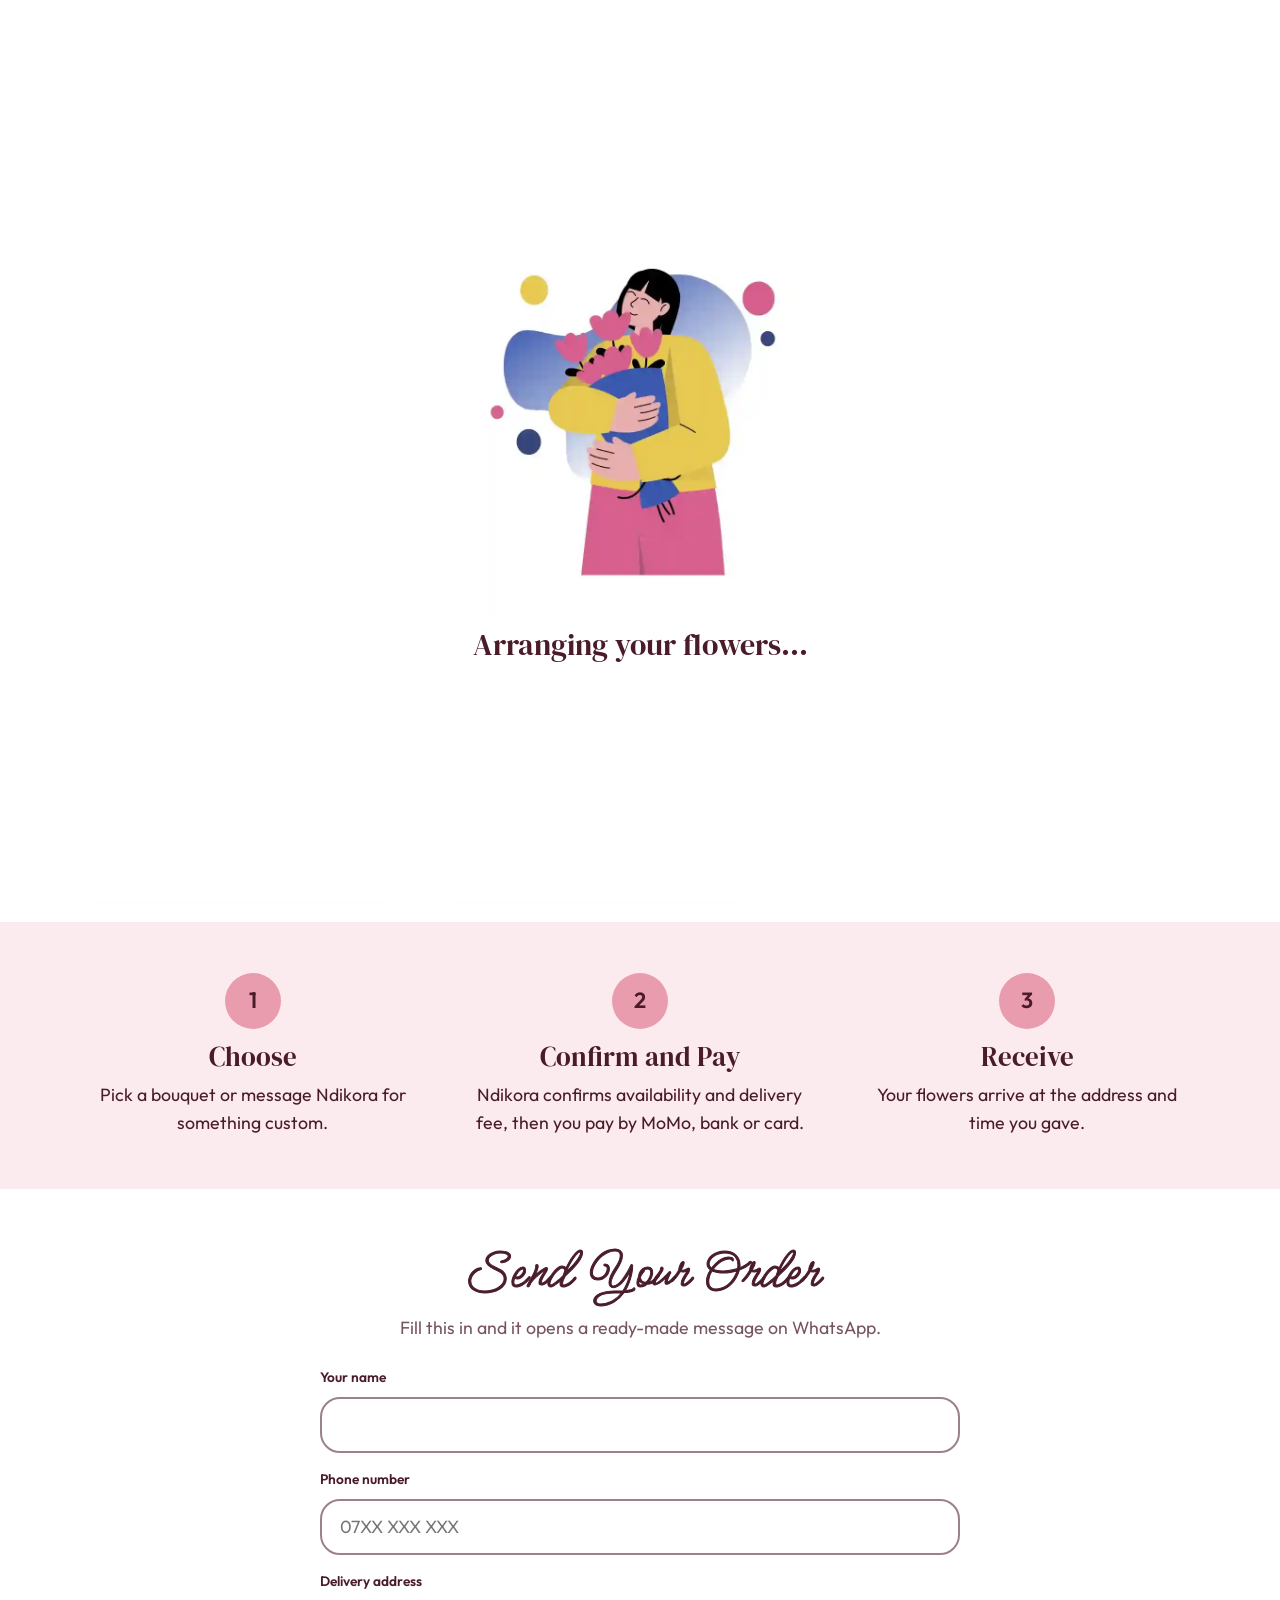
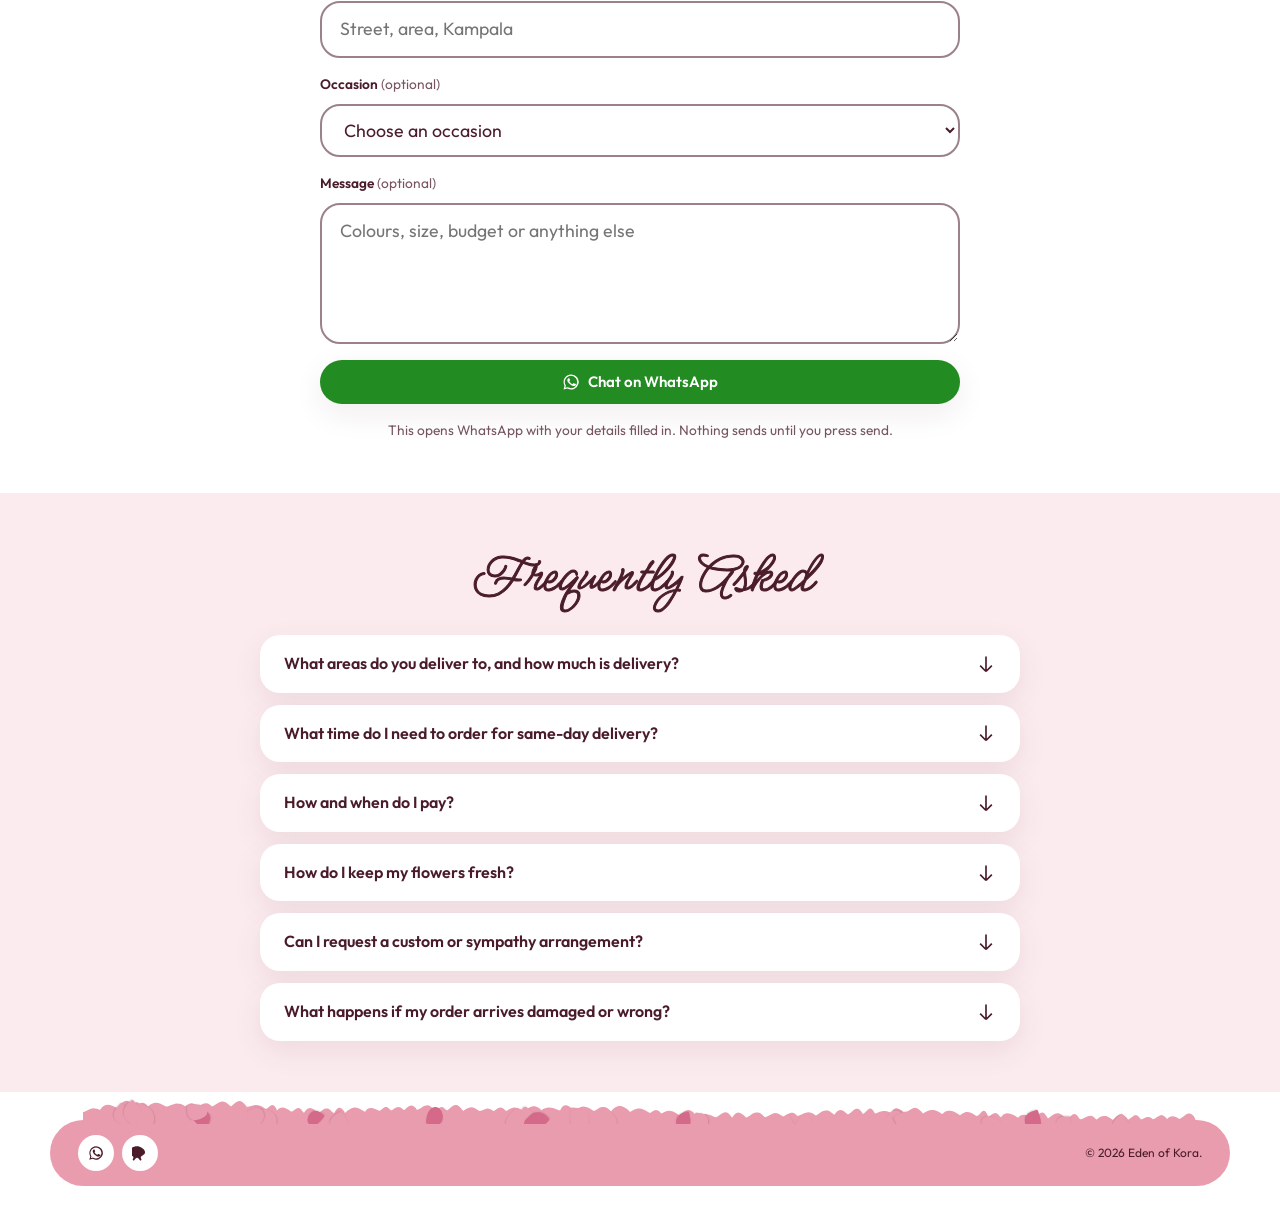
<file: contact.html>
<!DOCTYPE html>
<html lang="en">
<head>
<meta charset="UTF-8">
<meta name="viewport" content="width=device-width, initial-scale=1.0">
<title>Contact Eden of Kora, Kampala | Order on WhatsApp</title>
<meta name="description" content="Order flowers from Eden of Kora on WhatsApp. Same-day delivery across Kampala, open 9am to 7pm daily. Delivery only, with payment confirmed before dispatch.">
<link rel="canonical" href="https://theyloveshaka.github.io/eden-of-kora/contact.html">
<meta property="og:title" content="Contact Eden of Kora, Kampala | Order on WhatsApp">
<meta property="og:description" content="Order flowers from Eden of Kora on WhatsApp. Same-day delivery across Kampala, open 9am to 7pm daily. Delivery only, with payment confirmed before dispatch.">
<meta property="og:image" content="https://theyloveshaka.github.io/eden-of-kora/assets/og-image.jpg">
<meta property="og:type" content="website">
<meta property="og:url" content="https://theyloveshaka.github.io/eden-of-kora/contact.html">
<meta name="twitter:card" content="summary_large_image">
<meta name="twitter:title" content="Contact Eden of Kora, Kampala | Order on WhatsApp">
<meta name="twitter:description" content="Order flowers from Eden of Kora on WhatsApp. Same-day delivery across Kampala, open 9am to 7pm daily. Delivery only, with payment confirmed before dispatch.">
<meta name="twitter:image" content="https://theyloveshaka.github.io/eden-of-kora/assets/media/hero/hero-poster.webp?v=2">
<link rel="icon" type="image/svg+xml" href="images/favicon.svg">

<link rel="preconnect" href="https://fonts.googleapis.com">
<link rel="preconnect" href="https://fonts.gstatic.com" crossorigin>
<link href="https://fonts.googleapis.com/css2?family=DM+Serif+Display&family=Meow+Script&family=Outfit:wght@400;500;600&display=swap" rel="stylesheet">

<link rel="stylesheet" href="css/styles.css?v=13">
<link rel="stylesheet" href="css/ribbon.css?v=13">
<link rel="stylesheet" href="css/footer-petals.css?v=13">
<link rel="stylesheet" href="css/contact.css?v=13">
<script>
  /* First page view this session: show the bouquet loading screen (main.js lifts it).
     The 9s timeout is a failsafe so a broken main.js can never trap the page. */
  (function () {
    try {
      if (sessionStorage.getItem("loaderSeen") || matchMedia("(prefers-reduced-motion: reduce)").matches) return;
      document.documentElement.classList.add("is-loading");
      new Image().src = "assets/bouquet-animation.svg";
      setTimeout(function () { document.documentElement.classList.remove("is-loading"); }, 9000);
    } catch (e) {}
  })();
</script>
<meta name="robots" content="noindex, nofollow">
</head>
<body>

<!-- ============================== LOADING SCREEN ============================== -->
<div class="site-loader" aria-hidden="true">
  <img class="site-loader__anim" data-src="assets/bouquet-animation.svg" alt="" width="806" height="818">
  <p class="site-loader__caption">Arranging your flowers&hellip;</p>
</div>

<div class="page-panel">

  <!-- ============================== HEADER ============================== -->
  <header class="site-header site-header--over">

    <a class="brand" href="index.html" aria-label="Eden of Kora, home">
      <span class="brand-word">Eden of Kora</span>
    </a>

    <nav class="nav-pill" id="primary-nav" aria-label="Primary">
      <a href="index.html">Home</a>
      <a href="shop.html">Shop</a>
      <a href="gallery.html">Gallery</a>
      <a href="about.html">About</a>
      <a href="contact.html" aria-current="page">Contact</a>
    </nav>

    <div class="header-actions">
      <a class="btn btn-pill btn-pill--sm" href="https://wa.me/256778371038" target="_blank" rel="noopener">Order Now</a>
      <button class="icon-btn cart-btn" type="button" data-cart-open aria-label="Open cart">
        <svg viewBox="0 0 24 24" fill="none" stroke="currentColor" stroke-width="1.6" aria-hidden="true">
          <path d="M3 4h2l2.4 12.2a2 2 0 0 0 2 1.6h7.6a2 2 0 0 0 2-1.6L21 8H6"/>
          <circle cx="9.5" cy="20.5" r="1.3"/><circle cx="17.5" cy="20.5" r="1.3"/>
        </svg>
        <span class="cart-count">0</span>
      </button>
      <button class="nav-toggle" type="button" aria-label="Open menu" aria-haspopup="true" aria-expanded="false" aria-controls="primary-nav">
        <span></span><span></span><span></span>
      </button>
    </div>
  </header>

  <main>
    <!-- ============================== HERO ============================== -->
    <section class="page-hero" data-petals>
      <img class="page-hero__media" src="assets/media/photos/eok-photo-05.webp" alt="" width="960" height="1280" fetchpriority="high">
      <div class="page-hero__copy">
        <h1>Order on WhatsApp</h1>
        <p class="page-hero__lead">Order on WhatsApp, and Ndikora will confirm availability, delivery fee and payment before anything is sent.</p>
      </div>
    </section>

    <!-- ============================== RIBBON BAND ============================== -->
    <div class="ribbon-band ribbon-band--straddle" data-ribbon-band>
      <ul class="ribbon-band__list">
        <li>Kampala</li>
        <li>Locally grown, always fresh</li>
        <li>Wrapped in eco paper</li>
        <li>Custom arrangements on request</li>
        <li>Open daily, 9am&ndash;7pm</li>
      </ul>
    </div>

    <!-- ============================== CONTACT CARDS ============================== -->
    <section class="section contact-main">
      <div class="container contact-main__layout">
        <div class="contact-cards reveal-stagger">
          <div class="contact-card contact-card--wa reveal">
            <span class="contact-icon">
              <svg viewBox="0 0 24 24" aria-hidden="true"><path d="M17.5 14.4c-.3-.1-1.7-.8-1.9-.9-.3-.1-.4-.1-.6.1-.2.3-.7.9-.8 1-.2.2-.3.2-.5.1-.3-.1-1.2-.4-2.2-1.4-.8-.7-1.4-1.6-1.6-1.9-.2-.3 0-.4.1-.6l.4-.5c.1-.2.2-.3.3-.5.1-.2 0-.4 0-.5-.1-.1-.6-1.5-.8-2-.2-.5-.4-.4-.6-.4h-.5c-.2 0-.5.1-.7.3-.3.3-1 1-1 2.3 0 1.4 1 2.7 1.1 2.9.1.2 2 3.1 4.9 4.3.7.3 1.2.5 1.6.6.7.2 1.3.2 1.8.1.5-.1 1.7-.7 1.9-1.4.2-.7.2-1.2.2-1.4-.1-.1-.2-.2-.5-.3ZM12 2a10 10 0 0 0-8.6 15L2 22l5.2-1.4A10 10 0 1 0 12 2Zm0 18.2a8.2 8.2 0 0 1-4.2-1.1l-.3-.2-3.1.8.8-3-.2-.3A8.2 8.2 0 1 1 12 20.2Z"/></svg>
            </span>
            <h3>WhatsApp</h3>
            <p>Order and ask questions here: +256 778 371 038. Fastest way to reach Ndikora.</p>
            <a class="btn btn-wa" href="https://wa.me/256778371038?text=Hello%20Eden%20of%20Kora!%20I%20have%20a%20question%20about%20your%20flowers." target="_blank" rel="noopener">Chat on WhatsApp</a>
          </div>

          <div class="contact-card reveal">
            <span class="contact-icon">
              <svg viewBox="0 0 24 24" fill="none" stroke="currentColor" stroke-width="1.5" aria-hidden="true"><path d="M3 8c0-2 1.3-4 3.3-4.8l3.7 3.7c-.3.8-.3 1.6.1 2.4L4.7 13.3C4 12 3 10.1 3 8Zm18 0c0 2-1 3.9-1.7 5.1l-4.4-4.4c.4-.8.4-1.6.1-2.4l3.7-3.7C19.7 4 21 6 21 8Zm-9-5c2.8 0 5.3 1 7.3 2.8l-2.5 2.5c-1.1-.8-2.5-1.3-3.8-1.3-3.3 0-6 2.7-6 6 0 1.3.5 2.7 1.3 3.8l-2.5 2.5C4 18.3 3 15.8 3 13c0-5.5 4.5-10 10-10Z"/></svg>
            </span>
            <h3>Phone</h3>
            <p>Call 0778 371 038, 9am to 7pm daily. Delivery only, no walk-in shop.</p>
            <a class="contact-card__link" href="tel:+256778371038">0778 371 038</a>
          </div>

          <div class="contact-card reveal">
            <span class="contact-icon">
              <svg viewBox="0 0 24 24" fill="none" stroke="currentColor" stroke-width="1.5" aria-hidden="true"><path d="M3 4h18c.6 0 1 .4 1 1v14c0 .6-.4 1-1 1H3c-.6 0-1-.4-1-1V5c0-.6.4-1 1-1Z"/><path d="M22 5l-9 7-9-7"/></svg>
            </span>
            <h3>Email</h3>
            <p>aaronndikora@gmail.com for corporate orders or anything you&rsquo;d rather put in writing.</p>
            <a class="contact-card__link" href="mailto:aaronndikora@gmail.com">aaronndikora@gmail.com</a>
          </div>

          <div class="contact-card reveal">
            <span class="contact-icon">
              <svg viewBox="0 0 24 24" fill="none" stroke="currentColor" stroke-width="1.5" aria-hidden="true"><circle cx="12" cy="12" r="9"/><path d="M12 7v5l3 3"/></svg>
            </span>
            <h3>Hours</h3>
            <p>Monday to Sunday, 9am to 7pm. Delivery only, Kampala, no walk-in shop.</p>
          </div>
        </div>
        <figure class="ribbon-frame ribbon-frame--b contact-main__frame" data-ribbon-frame="b">
          <img src="assets/media/photos/eok-photo-18-sm.webp" srcset="assets/media/photos/eok-photo-18-sm.webp 640w, assets/media/photos/eok-photo-18.webp 1600w" sizes="(min-width: 860px) 330px, 70vw" alt="Dense red rose bouquet in dark wrap" width="640" height="480" loading="eager" decoding="async">
        </figure>
      </div>
    </section>

    <!-- ============================== 3 STEPS ============================== -->
    <section class="contact-steps bg-soft-band">
      <div class="container">
        <div class="contact-steps__grid reveal-stagger">
          <div class="contact-step reveal">
            <div class="contact-step__number">1</div>
            <h3>Choose</h3>
            <p>Pick a bouquet or message Ndikora for something custom.</p>
          </div>
          <div class="contact-step reveal">
            <div class="contact-step__number">2</div>
            <h3>Confirm and Pay</h3>
            <p>Ndikora confirms availability and delivery fee, then you pay by MoMo, bank or card.</p>
          </div>
          <div class="contact-step reveal">
            <div class="contact-step__number">3</div>
            <h3>Receive</h3>
            <p>Your flowers arrive at the address and time you gave.</p>
          </div>
        </div>
      </div>
    </section>

    <!-- ============================== FORM ============================== -->
    <section class="contact-form-section">
      <div class="container">
        <div class="contact-form-section__head reveal">
          <h2>Send Your Order</h2>
          <p>Fill this in and it opens a ready-made message on WhatsApp.</p>
        </div>

        <form id="contactForm" class="contact-form reveal" novalidate>
          <div class="form-group">
            <label for="contact-name">Your name</label>
            <input type="text" id="contact-name" name="name" autocomplete="name">
            <p class="form-error" role="alert"></p>
          </div>

          <div class="form-group">
            <label for="contact-phone">Phone number</label>
            <input type="tel" id="contact-phone" name="phone" autocomplete="tel" inputmode="tel" placeholder="07XX XXX XXX">
            <p class="form-error" role="alert"></p>
          </div>

          <div class="form-group">
            <label for="contact-address">Delivery address</label>
            <input type="text" id="contact-address" name="address" autocomplete="street-address" placeholder="Street, area, Kampala">
            <p class="form-error" role="alert"></p>
          </div>

          <div class="form-group">
            <label for="contact-occasion">Occasion <span class="optional">(optional)</span></label>
            <select id="contact-occasion" name="occasion">
              <option value="">Choose an occasion</option>
              <option value="Birthday">Birthday</option>
              <option value="Sympathy">Sympathy</option>
              <option value="Something else">Something else</option>
            </select>
          </div>

          <div class="form-group">
            <label for="contact-message">Message <span class="optional">(optional)</span></label>
            <textarea id="contact-message" name="message" rows="4" placeholder="Colours, size, budget or anything else"></textarea>
          </div>

          <p class="contact-form__status" data-form-status aria-live="polite"></p>

          <button type="submit" class="btn btn-wa btn-block">
            <svg viewBox="0 0 24 24" aria-hidden="true"><path d="M17.5 14.4c-.3-.1-1.7-.8-1.9-.9-.3-.1-.4-.1-.6.1-.2.3-.7.9-.8 1-.2.2-.3.2-.5.1-.3-.1-1.2-.4-2.2-1.4-.8-.7-1.4-1.6-1.6-1.9-.2-.3 0-.4.1-.6l.4-.5c.1-.2.2-.3.3-.5.1-.2 0-.4 0-.5-.1-.1-.6-1.5-.8-2-.2-.5-.4-.4-.6-.4h-.5c-.2 0-.5.1-.7.3-.3.3-1 1-1 2.3 0 1.4 1 2.7 1.1 2.9.1.2 2 3.1 4.9 4.3.7.3 1.2.5 1.6.6.7.2 1.3.2 1.8.1.5-.1 1.7-.7 1.9-1.4.2-.7.2-1.2.2-1.4-.1-.1-.2-.2-.5-.3ZM12 2a10 10 0 0 0-8.6 15L2 22l5.2-1.4A10 10 0 1 0 12 2Zm0 18.2a8.2 8.2 0 0 1-4.2-1.1l-.3-.2-3.1.8.8-3-.2-.3A8.2 8.2 0 1 1 12 20.2Z"/></svg>
            Chat on WhatsApp
          </button>
          <p class="form-note">This opens WhatsApp with your details filled in. Nothing sends until you press send.</p>
        </form>
      </div>
    </section>

    <!-- ============================== FAQ ============================== -->
    <section class="contact-faq bg-soft-band">
      <div class="container">
        <div class="contact-faq__head reveal">
          <h2>Frequently Asked</h2>
        </div>

        <div class="faq-list">
          <details class="faq-item reveal">
            <summary class="faq-summary">
              <span>What areas do you deliver to, and how much is delivery?</span>
              <svg viewBox="0 0 24 24" fill="none" stroke="currentColor" stroke-width="2" aria-hidden="true"><path d="M19 14l-7 7m0 0l-7-7m7 7V3"/></svg>
            </summary>
            <div class="faq-content">
              <p>I deliver across Kampala. The fee depends on your area and is confirmed on WhatsApp before you pay, so you always know the full cost before you commit.</p>
            </div>
          </details>

          <details class="faq-item reveal">
            <summary class="faq-summary">
              <span>What time do I need to order for same-day delivery?</span>
              <svg viewBox="0 0 24 24" fill="none" stroke="currentColor" stroke-width="2" aria-hidden="true"><path d="M19 14l-7 7m0 0l-7-7m7 7V3"/></svg>
            </summary>
            <div class="faq-content">
              <p>Message me on WhatsApp and I&rsquo;ll confirm the next available delivery slot with you.</p>
            </div>
          </details>

          <details class="faq-item reveal">
            <summary class="faq-summary">
              <span>How and when do I pay?</span>
              <svg viewBox="0 0 24 24" fill="none" stroke="currentColor" stroke-width="2" aria-hidden="true"><path d="M19 14l-7 7m0 0l-7-7m7 7V3"/></svg>
            </summary>
            <div class="faq-content">
              <p>Payment comes before delivery, by MTN MoMo, Airtel Money, bank transfer or Visa/Mastercard. I don&rsquo;t accept cash on delivery.</p>
            </div>
          </details>

          <details class="faq-item reveal">
            <summary class="faq-summary">
              <span>How do I keep my flowers fresh?</span>
              <svg viewBox="0 0 24 24" fill="none" stroke="currentColor" stroke-width="2" aria-hidden="true"><path d="M19 14l-7 7m0 0l-7-7m7 7V3"/></svg>
            </summary>
            <div class="faq-content">
              <p>Keep them in cool water, out of direct sun. I don&rsquo;t add flower food. With that care, most varieties last 10 to 14 days.</p>
            </div>
          </details>

          <details class="faq-item reveal">
            <summary class="faq-summary">
              <span>Can I request a custom or sympathy arrangement?</span>
              <svg viewBox="0 0 24 24" fill="none" stroke="currentColor" stroke-width="2" aria-hidden="true"><path d="M19 14l-7 7m0 0l-7-7m7 7V3"/></svg>
            </summary>
            <div class="faq-content">
              <p>Yes. Message me your colours, size, budget and the occasion, birthday or sympathy, and I&rsquo;ll put something together for you.</p>
            </div>
          </details>

          <details class="faq-item reveal">
            <summary class="faq-summary">
              <span>What happens if my order arrives damaged or wrong?</span>
              <svg viewBox="0 0 24 24" fill="none" stroke="currentColor" stroke-width="2" aria-hidden="true"><path d="M19 14l-7 7m0 0l-7-7m7 7V3"/></svg>
            </summary>
            <div class="faq-content">
              <p>Message me a photo on WhatsApp as soon as it arrives. If it&rsquo;s damaged or wrong, I&rsquo;ll replace it.</p>
            </div>
          </details>
        </div>
      </div>
    </section>
  </main>

  <!-- ============================== FOOTER ============================== -->
  <div class="footer-petals" data-footer-petals aria-hidden="true"></div>
  <footer class="site-footer">
    <div class="footer-social">
    <a href="https://wa.me/256778371038" target="_blank" rel="noopener" aria-label="Chat on WhatsApp">
    <svg viewBox="0 0 24 24" aria-hidden="true"><path d="M17.5 14.4c-.3-.1-1.7-.8-1.9-.9-.3-.1-.4-.1-.6.1-.2.3-.7.9-.8 1-.2.2-.3.2-.5.1-.3-.1-1.2-.4-2.2-1.4-.8-.7-1.4-1.6-1.6-1.9-.2-.3 0-.4.1-.6l.4-.5c.1-.2.2-.3.3-.5.1-.2 0-.4 0-.5-.1-.1-.6-1.5-.8-2-.2-.5-.4-.4-.6-.4h-.5c-.2 0-.5.1-.7.3-.3.3-1 1-1 2.3 0 1.4 1 2.7 1.1 2.9.1.2 2 3.1 4.9 4.3.7.3 1.2.5 1.6.6.7.2 1.3.2 1.8.1.5-.1 1.7-.7 1.9-1.4.2-.7.2-1.2.2-1.4-.1-.1-.2-.2-.5-.3ZM12 2a10 10 0 0 0-8.6 15L2 22l5.2-1.4A10 10 0 1 0 12 2Zm0 18.2a8.2 8.2 0 0 1-4.2-1.1l-.3-.2-3.1.8.8-3-.2-.3A8.2 8.2 0 1 1 12 20.2Z"/></svg>
    </a>
    <a href="https://www.snapchat.com/add/ndikoraaa" target="_blank" rel="noopener" aria-label="Eden of Kora on Snapchat">
    <svg viewBox="0 0 24 24" aria-hidden="true"><path d="M19.35 9.74c-.32-1.6-1.26-3.08-2.65-4.07-.6-.42-1.14-.84-1.68-1.23-2.24-1.65-4.93-2.44-7.67-2.44-3.33 0-6.38 1.2-8.72 3.4-.65.63-1.23 1.3-1.73 2.02-.65 1.04-1.08 2.23-1.2 3.52 0 .06 0 .13.02.2.02.36.08.71.18 1.05.08.24.18.48.3.7.12.22.26.43.42.62.16.19.33.37.52.54.07.06.15.12.22.17l1.14.92c.27.22.55.42.85.6.12.07.25.13.37.2l.32.17c.25.12.48.27.7.43.22.16.42.34.6.53.18.2.33.4.46.61l.06.1c.08.14.15.3.2.46.04.15.07.3.08.46 0 .37-.09.73-.26 1.06l-.48.9c-.04.07-.08.14-.11.22-.08.18-.14.36-.17.55-.04.33.02.67.17.98.15.3.4.56.7.7.3.14.63.18.95.1.32-.07.6-.27.78-.54l1.04-1.54c.17-.25.36-.5.58-.72.22-.23.47-.43.74-.6l.36-.2.37-.18c.25-.1.5-.17.76-.2h.08c.26.03.51.1.76.2l.37.18.36.2c.27.17.52.37.74.6.22.22.41.47.58.72l1.04 1.54c.18.27.46.47.78.54.32.08.65.04.95-.1.3-.14.55-.4.7-.7.15-.31.21-.65.17-.98-.03-.19-.09-.37-.17-.55-.03-.08-.07-.15-.11-.22l-.48-.9c-.17-.33-.26-.69-.26-1.06 0-.16.04-.31.08-.46.05-.16.12-.32.2-.46l.06-.1c.13-.21.28-.41.46-.61.18-.19.38-.37.6-.53.22-.16.45-.31.7-.43l.32-.17c.12-.07.25-.13.37-.2.3-.18.58-.38.85-.6l1.14-.92c.07-.05.15-.11.22-.17.19-.17.36-.35.52-.54.16-.19.3-.4.42-.62.12-.22.22-.46.3-.7.1-.34.16-.69.18-1.05.02-.07.02-.14.02-.2-.12-1.29-.55-2.48-1.2-3.52Z" fill="currentColor"/></svg>
    </a>
    </div>
    <p class="footer-bottom">&copy; 2026 Eden of Kora.</p>
  </footer>

  <!-- ============================== CART DRAWER ============================== -->
  <div class="cart-overlay" data-cart-close></div>
  <aside class="cart-drawer" role="dialog" aria-modal="true" aria-labelledby="cart-drawer-title">
    <div class="cart-drawer__head">
      <h2 id="cart-drawer-title">Your Cart</h2>
      <button type="button" class="cart-drawer__close" data-cart-close aria-label="Close cart">
        <svg viewBox="0 0 24 24" fill="none" stroke="currentColor" stroke-width="1.8" aria-hidden="true"><path d="M6 6l12 12M18 6L6 18"/></svg>
      </button>
    </div>

    <div class="sr-only" aria-live="polite" data-cart-live></div>

    <div class="cart-drawer__body">
      <div class="cart-drawer__items" data-cart-items></div>

      <div class="cart-addons">
        <h3 class="cart-addons__title">A Little Something Extra?</h3>
        <div class="cart-addons__row" data-cart-addons></div>
      </div>
    </div>

    <div class="cart-drawer__totals">
      <div class="cart-drawer__row">
        <span>Items subtotal</span>
        <span data-cart-subtotal>UGX 0</span>
      </div>
      <div class="cart-drawer__row cart-drawer__row--delivery">
        <span>Delivery fee</span>
        <span>Confirmed by area</span>
      </div>
      <p class="cart-drawer__totals-note">This is your items subtotal. The delivery fee is confirmed by area on WhatsApp before you pay, so it&rsquo;s not included yet.</p>
    </div>

    <div class="cart-drawer__actions">
      <button type="button" class="btn btn-wa btn-block" data-wa-checkout>
        <svg viewBox="0 0 24 24" aria-hidden="true"><path d="M17.5 14.4c-.3-.1-1.7-.8-1.9-.9-.3-.1-.4-.1-.6.1-.2.3-.7.9-.8 1-.2.2-.3.2-.5.1-.3-.1-1.2-.4-2.2-1.4-.8-.7-1.4-1.6-1.6-1.9-.2-.3 0-.4.1-.6l.4-.5c.1-.2.2-.3.3-.5.1-.2 0-.4 0-.5-.1-.1-.6-1.5-.8-2-.2-.5-.4-.4-.6-.4h-.5c-.2 0-.5.1-.7.3-.3.3-1 1-1 2.3 0 1.4 1 2.7 1.1 2.9.1.2 2 3.1 4.9 4.3.7.3 1.2.5 1.6.6.7.2 1.3.2 1.8.1.5-.1 1.7-.7 1.9-1.4.2-.7.2-1.2.2-1.4-.1-.1-.2-.2-.5-.3ZM12 2a10 10 0 0 0-8.6 15L2 22l5.2-1.4A10 10 0 1 0 12 2Zm0 18.2a8.2 8.2 0 0 1-4.2-1.1l-.3-.2-3.1.8.8-3-.2-.3A8.2 8.2 0 1 1 12 20.2Z"/></svg>
        Send order on WhatsApp
      </button>
      <button type="button" class="btn btn-outline btn-block" data-copy-order>Copy order</button>
    </div>
    <p class="cart-drawer__note">Send order on WhatsApp opens a message with your items already filled in. Nothing sends until you press send yourself, and nothing is confirmed until Ndikora replies.</p>
  </aside>

</div>

<script src="js/products.js?v=13" defer></script>
<script src="js/main.js?v=13" defer></script>
<script src="js/ribbon.js?v=13" defer></script>
<script src="js/footer-petals.js?v=13" defer></script>
<script src="js/lightbox.js?v=13" defer></script>

<script>
  (function () {
    var form = document.getElementById("contactForm");
    if (!form) return;
    var status = form.querySelector("[data-form-status]");

    var ERRORS = {
      name: "Tell us your name so Ndikora knows who's ordering.",
      phoneMissing: "Add a phone number so Ndikora can reach you if anything needs confirming.",
      phoneInvalid: "That doesn't look like a Uganda phone number. Check the digits and try again.",
      address: "Add the delivery address so Ndikora knows where the flowers are going."
    };

    function setError(fieldId, message) {
      var group = document.getElementById(fieldId).closest(".form-group");
      var errorEl = group.querySelector(".form-error");
      if (message) {
        group.classList.add("has-error");
        errorEl.textContent = message;
      } else {
        group.classList.remove("has-error");
        errorEl.textContent = "";
      }
    }

    function isUgandaPhone(value) {
      var digits = value.replace(/[\s-]/g, "");
      return /^(?:\+?256|0)\d{9}$/.test(digits);
    }

    form.addEventListener("submit", function (e) {
      e.preventDefault();
      var name = form.elements.name.value.trim();
      var phone = form.elements.phone.value.trim();
      var address = form.elements.address.value.trim();
      var occasion = form.elements.occasion.value;
      var message = form.elements.message.value.trim();

      var valid = true;
      var firstInvalid = null;

      if (!name) {
        setError("contact-name", ERRORS.name);
        valid = false;
        firstInvalid = firstInvalid || form.elements.name;
      } else {
        setError("contact-name", null);
      }

      if (!phone) {
        setError("contact-phone", ERRORS.phoneMissing);
        valid = false;
        firstInvalid = firstInvalid || form.elements.phone;
      } else if (!isUgandaPhone(phone)) {
        setError("contact-phone", ERRORS.phoneInvalid);
        valid = false;
        firstInvalid = firstInvalid || form.elements.phone;
      } else {
        setError("contact-phone", null);
      }

      if (!address) {
        setError("contact-address", ERRORS.address);
        valid = false;
        firstInvalid = firstInvalid || form.elements.address;
      } else {
        setError("contact-address", null);
      }

      if (!valid) {
        if (status) { status.textContent = "Please fix the highlighted fields."; status.dataset.state = "error"; }
        if (firstInvalid) firstInvalid.focus();
        return;
      }

      if (status) { status.textContent = ""; status.removeAttribute("data-state"); }

      var lines = [
        "Hello Eden of Kora!",
        "Name: " + name,
        "Phone: " + phone,
        "Delivery address: " + address
      ];
      if (occasion) lines.push("Occasion: " + occasion);
      if (message) lines.push("Message: " + message);
      lines.push("");
      lines.push("Please confirm availability, delivery fee and payment details.");

      var waUrl = "https://wa.me/256778371038?text=" + encodeURIComponent(lines.join("\n"));
      var opened = window.open(waUrl, "_blank");
      if (!opened && status) {
        status.textContent = "Couldn't open WhatsApp. Copy your order instead and send it manually.";
        status.dataset.state = "error";
        return;
      }
      form.reset();
    });

    ["name", "phone", "address"].forEach(function (key) {
      form.elements[key].addEventListener("input", function () {
        if (key === "name" && form.elements.name.value.trim()) setError("contact-name", null);
        if (key === "phone" && form.elements.phone.value.trim() && isUgandaPhone(form.elements.phone.value.trim())) setError("contact-phone", null);
        if (key === "address" && form.elements.address.value.trim()) setError("contact-address", null);
      });
    });
  })();
</script>

</body>
</html>
</file>
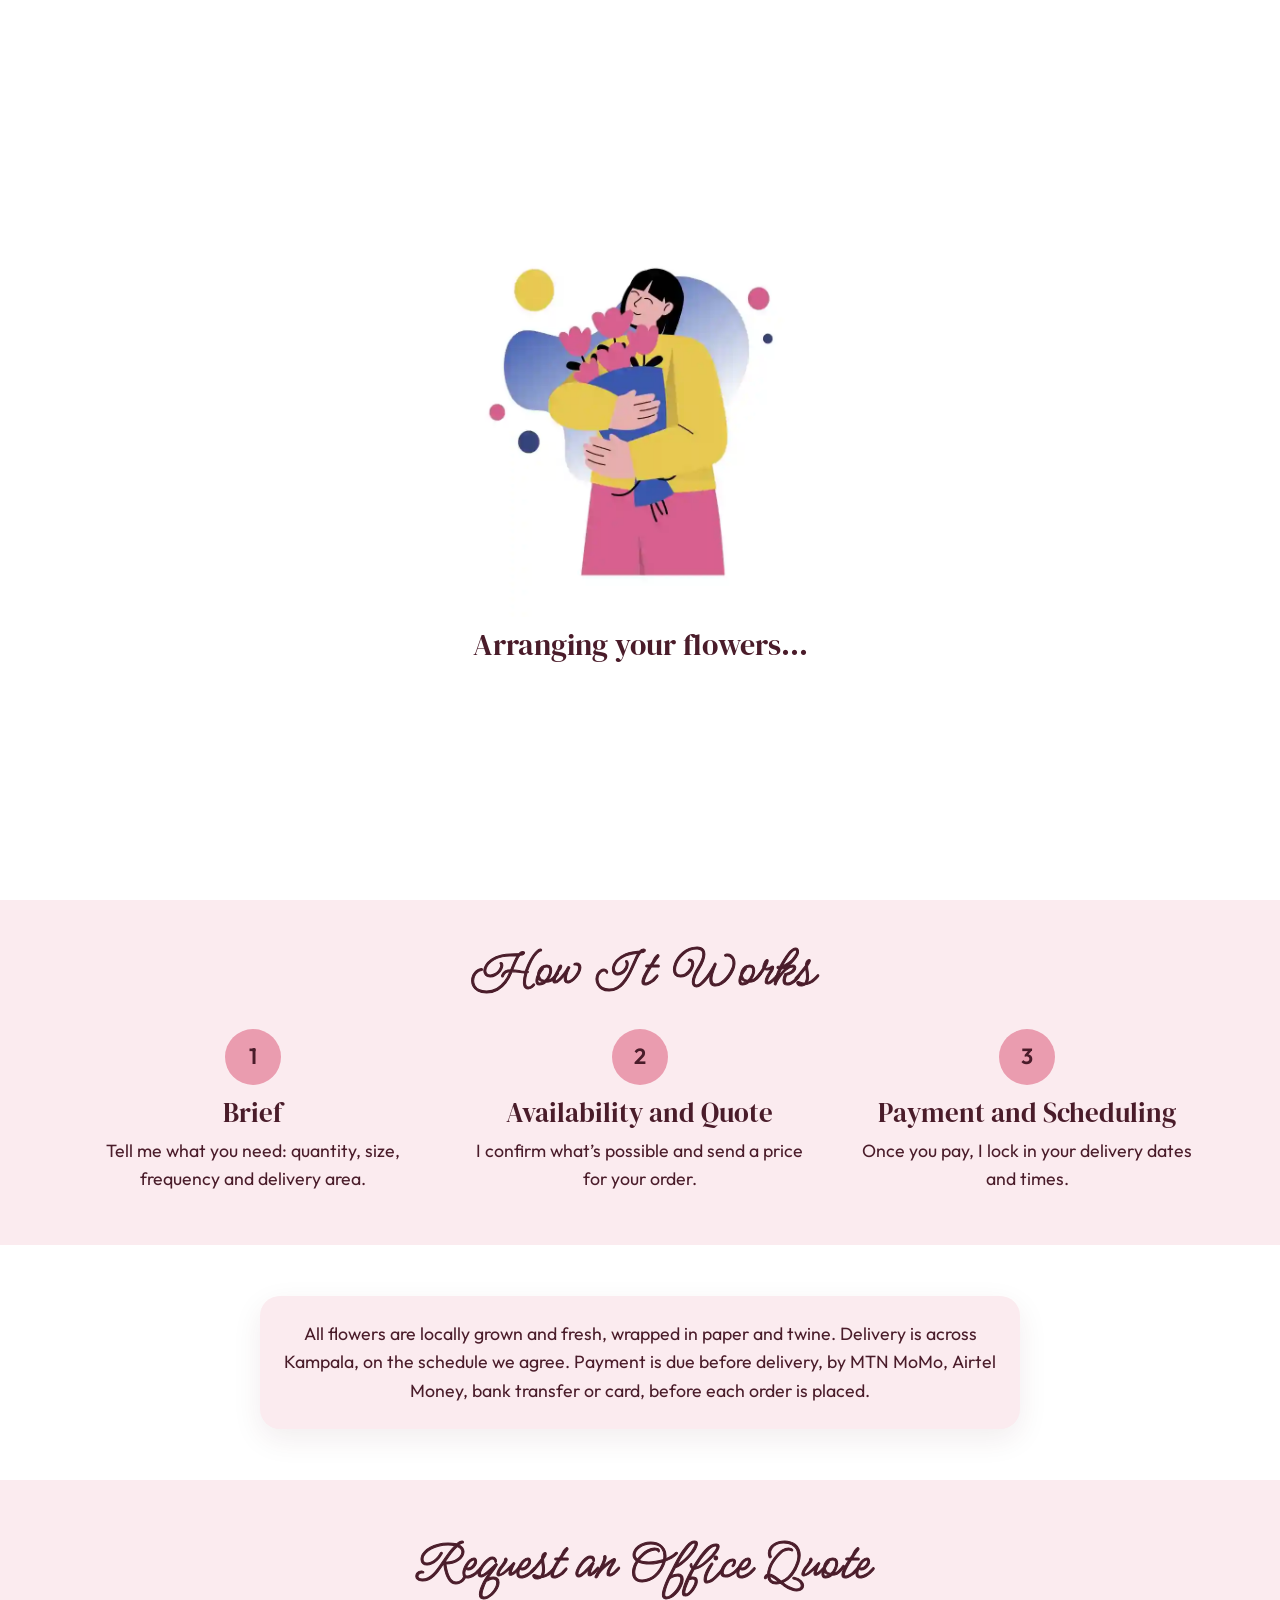
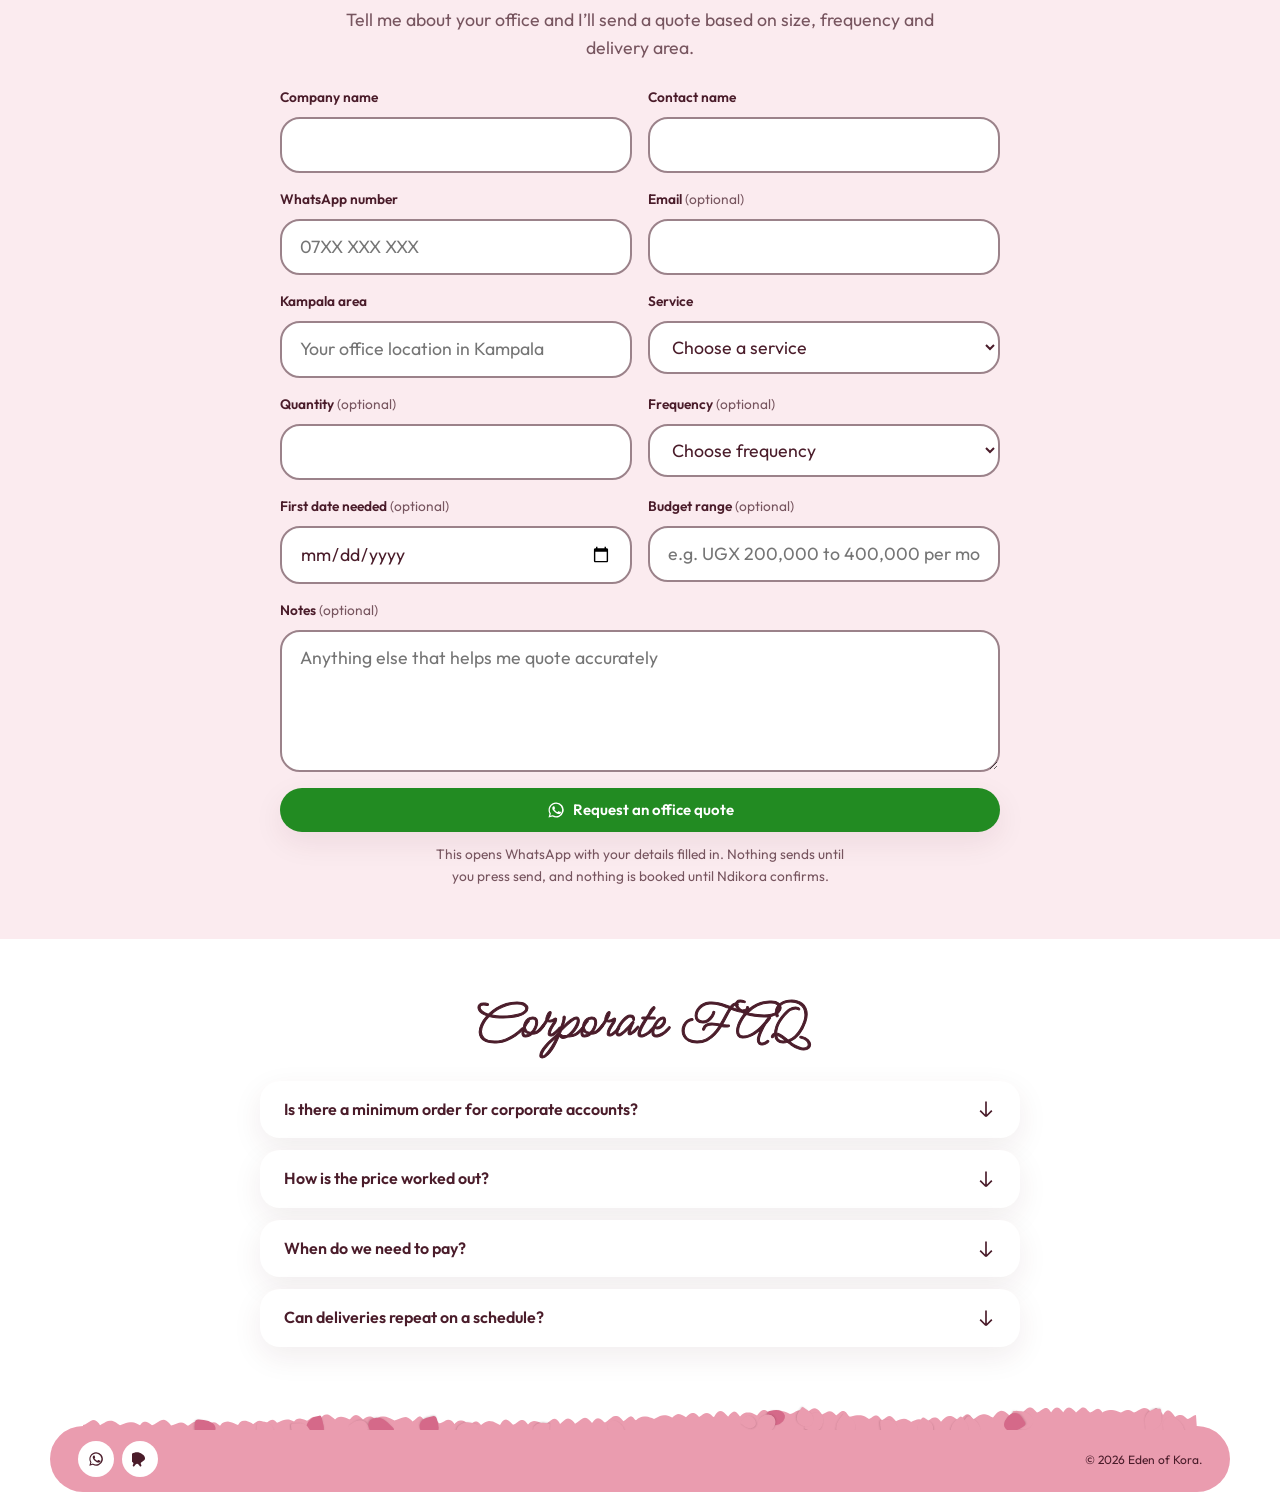
<file: corporate.html>
<!DOCTYPE html>
<html lang="en">
<head>
<meta charset="UTF-8">
<meta name="viewport" content="width=device-width, initial-scale=1.0">
<title>Corporate Flowers | Office Delivery by Eden of Kora</title>
<meta name="description" content="Reception arrangements, recurring office flowers and client gifting from Eden of Kora. Request a custom quote on WhatsApp for your Kampala office today.">
<link rel="canonical" href="https://theyloveshaka.github.io/eden-of-kora/corporate.html">
<meta property="og:title" content="Corporate Flowers | Office Delivery by Eden of Kora">
<meta property="og:description" content="Reception arrangements, recurring office flowers and client gifting from Eden of Kora. Request a custom quote on WhatsApp for your Kampala office today.">
<meta property="og:image" content="https://theyloveshaka.github.io/eden-of-kora/assets/og-image.jpg">
<meta property="og:type" content="website">
<meta property="og:url" content="https://theyloveshaka.github.io/eden-of-kora/corporate.html">
<meta name="twitter:card" content="summary_large_image">
<meta name="twitter:title" content="Corporate Flowers | Office Delivery by Eden of Kora">
<meta name="twitter:description" content="Reception arrangements, recurring office flowers and client gifting from Eden of Kora. Request a custom quote on WhatsApp for your Kampala office today.">
<meta name="twitter:image" content="https://theyloveshaka.github.io/eden-of-kora/assets/media/hero/hero-poster.webp?v=2">
<link rel="icon" type="image/svg+xml" href="images/favicon.svg">

<link rel="preconnect" href="https://fonts.googleapis.com">
<link rel="preconnect" href="https://fonts.gstatic.com" crossorigin>
<link href="https://fonts.googleapis.com/css2?family=DM+Serif+Display&family=Meow+Script&family=Outfit:wght@400;500;600&display=swap" rel="stylesheet">

<link rel="stylesheet" href="css/styles.css?v=13">
<link rel="stylesheet" href="css/ribbon.css?v=13">
<link rel="stylesheet" href="css/footer-petals.css?v=13">
<link rel="stylesheet" href="css/pages.css?v=13">
<script>
  /* First page view this session: show the bouquet loading screen (main.js lifts it).
     The 9s timeout is a failsafe so a broken main.js can never trap the page. */
  (function () {
    try {
      if (sessionStorage.getItem("loaderSeen") || matchMedia("(prefers-reduced-motion: reduce)").matches) return;
      document.documentElement.classList.add("is-loading");
      new Image().src = "assets/bouquet-animation.svg";
      setTimeout(function () { document.documentElement.classList.remove("is-loading"); }, 9000);
    } catch (e) {}
  })();
</script>
<meta name="robots" content="noindex, nofollow">
</head>
<body>

<!-- ============================== LOADING SCREEN ============================== -->
<div class="site-loader" aria-hidden="true">
  <img class="site-loader__anim" data-src="assets/bouquet-animation.svg" alt="" width="806" height="818">
  <p class="site-loader__caption">Arranging your flowers&hellip;</p>
</div>

<div class="page-panel">

  <!-- ============================== HEADER ============================== -->
  <header class="site-header site-header--over">

    <a class="brand" href="index.html" aria-label="Eden of Kora, home">
      <span class="brand-word">Eden of Kora</span>
    </a>

    <nav class="nav-pill" id="primary-nav" aria-label="Primary">
      <a href="index.html">Home</a>
      <a href="shop.html">Shop</a>
      <a href="gallery.html">Gallery</a>
      <a href="about.html">About</a>
      <a href="contact.html">Contact</a>
    </nav>

    <div class="header-actions">
      <a class="btn btn-pill btn-pill--sm" href="https://wa.me/256778371038" target="_blank" rel="noopener">Order Now</a>
      <button class="icon-btn cart-btn" type="button" data-cart-open aria-label="Open cart">
        <svg viewBox="0 0 24 24" fill="none" stroke="currentColor" stroke-width="1.6" aria-hidden="true">
          <path d="M3 4h2l2.4 12.2a2 2 0 0 0 2 1.6h7.6a2 2 0 0 0 2-1.6L21 8H6"/>
          <circle cx="9.5" cy="20.5" r="1.3"/><circle cx="17.5" cy="20.5" r="1.3"/>
        </svg>
        <span class="cart-count">0</span>
      </button>
      <button class="nav-toggle" type="button" aria-label="Open menu" aria-haspopup="true" aria-expanded="false" aria-controls="primary-nav">
        <span></span><span></span><span></span>
      </button>
    </div>
  </header>

  <main>
    <!-- ============================== HERO ============================== -->
    <section class="page-hero" data-petals>
      <img class="page-hero__media" src="assets/media/photos/eok-photo-03.webp" alt="" width="1170" height="1570" fetchpriority="high">
      <div class="page-hero__copy">
        <p class="eyebrow">Corporate &amp; Office</p>
        <h1>Flowers for Your Working Week</h1>
        <p class="page-hero__lead">Fresh arrangements for receptions, offices and client gifts, delivered on your schedule.</p>
      </div>
    </section>

    <!-- ============================== RIBBON BAND ============================== -->
    <div class="ribbon-band ribbon-band--straddle" data-ribbon-band>
      <ul class="ribbon-band__list">
        <li>Kampala</li>
        <li>Locally grown, always fresh</li>
        <li>Wrapped in eco paper</li>
        <li>Custom arrangements on request</li>
        <li>Open daily, 9am&ndash;7pm</li>
      </ul>
    </div>

    <!-- ============================== SERVICES ============================== -->
    <section class="section corp-services">
      <div class="container corp-services__layout">
        <div class="corp-services__main">
          <h2>What I Offer Offices</h2>
          <div class="corp-services__grid reveal-stagger">
            <div class="corp-service reveal">
              <span class="corp-service__index">1</span>
              <h3>Reception Arrangements</h3>
              <p>Fresh flowers at your front desk, set up for the week.</p>
            </div>
            <div class="corp-service reveal">
              <span class="corp-service__index">2</span>
              <h3>Recurring Office Flowers</h3>
              <p>Delivered on a schedule you set, so no one has to remember to order.</p>
            </div>
            <div class="corp-service reveal">
              <span class="corp-service__index">3</span>
              <h3>Client Gifting</h3>
              <p>Bouquets sent on your behalf, with your message attached.</p>
            </div>
          </div>
          <a class="btn btn-pill corp-services__cta" href="#corporate-enquiry">Request an office quote</a>
        </div>
        <figure class="ribbon-frame corp-services__frame reveal" data-ribbon-frame="a">
          <img src="assets/media/photos/eok-photo-06-sm.webp" srcset="assets/media/photos/eok-photo-06-sm.webp 480w, assets/media/photos/eok-photo-06.webp 1169w" sizes="(min-width: 860px) 320px, 70vw" alt="Pale green-white garden roses Ndikora arranged in leaf-green paper" width="480" height="640" loading="eager" fetchpriority="high" decoding="async">
        </figure>
      </div>
    </section>

    <!-- ============================== PROCESS ============================== -->
    <section class="corp-process bg-soft-band">
      <div class="container">
        <div class="corp-section-head">
          <h2>How It Works</h2>
        </div>
        <div class="corp-steps reveal-stagger">
          <div class="corp-step reveal">
            <div class="corp-step__number">1</div>
            <h3>Brief</h3>
            <p>Tell me what you need: quantity, size, frequency and delivery area.</p>
          </div>
          <div class="corp-step reveal">
            <div class="corp-step__number">2</div>
            <h3>Availability and Quote</h3>
            <p>I confirm what&rsquo;s possible and send a price for your order.</p>
          </div>
          <div class="corp-step reveal">
            <div class="corp-step__number">3</div>
            <h3>Payment and Scheduling</h3>
            <p>Once you pay, I lock in your delivery dates and times.</p>
          </div>
        </div>
      </div>
    </section>

    <!-- ============================== LOGISTICS ============================== -->
    <section class="corp-logistics">
      <div class="container">
        <div class="corp-logistics__band reveal">
          <p>All flowers are locally grown and fresh, wrapped in paper and twine. Delivery is across Kampala, on the schedule we agree. Payment is due before delivery, by MTN MoMo, Airtel Money, bank transfer or card, before each order is placed.</p>
        </div>
      </div>
    </section>

    <!-- ============================== ENQUIRY FORM ============================== -->
    <section class="corp-enquiry bg-soft-band" id="corporate-enquiry">
      <div class="container">
        <div class="corp-enquiry__head reveal">
          <h2>Request an Office Quote</h2>
          <p>Tell me about your office and I&rsquo;ll send a quote based on size, frequency and delivery area.</p>
        </div>

        <form id="corporateForm" class="enquiry-form reveal" novalidate>
          <div class="form-field">
            <label for="corp-company">Company name</label>
            <input type="text" id="corp-company" name="company" autocomplete="organization">
            <p class="form-field__error" role="alert"></p>
          </div>

          <div class="form-field">
            <label for="corp-contact">Contact name</label>
            <input type="text" id="corp-contact" name="contact" autocomplete="name">
            <p class="form-field__error" role="alert"></p>
          </div>

          <div class="form-field">
            <label for="corp-phone">WhatsApp number</label>
            <input type="tel" id="corp-phone" name="phone" autocomplete="tel" inputmode="tel" placeholder="07XX XXX XXX">
            <p class="form-field__error" role="alert"></p>
          </div>

          <div class="form-field">
            <label for="corp-email">Email <span class="optional">(optional)</span></label>
            <input type="email" id="corp-email" name="email" autocomplete="email">
          </div>

          <div class="form-field">
            <label for="corp-area">Kampala area</label>
            <input type="text" id="corp-area" name="area" placeholder="Your office location in Kampala">
            <p class="form-field__error" role="alert"></p>
          </div>

          <div class="form-field">
            <label for="corp-service">Service</label>
            <select id="corp-service" name="service">
              <option value="">Choose a service</option>
              <option value="Reception Arrangements">Reception Arrangements</option>
              <option value="Recurring Office Flowers">Recurring Office Flowers</option>
              <option value="Client Gifting">Client Gifting</option>
              <option value="Other">Other</option>
            </select>
            <p class="form-field__error" role="alert"></p>
          </div>

          <div class="form-field">
            <label for="corp-quantity">Quantity <span class="optional">(optional)</span></label>
            <input type="number" id="corp-quantity" name="quantity" min="1" step="1" inputmode="numeric">
          </div>

          <div class="form-field">
            <label for="corp-frequency">Frequency <span class="optional">(optional)</span></label>
            <select id="corp-frequency" name="frequency">
              <option value="">Choose frequency</option>
              <option value="One-time">One-time</option>
              <option value="Weekly">Weekly</option>
              <option value="Monthly">Monthly</option>
              <option value="Other">Other</option>
            </select>
          </div>

          <div class="form-field">
            <label for="corp-date">First date needed <span class="optional">(optional)</span></label>
            <input type="date" id="corp-date" name="firstDate">
          </div>

          <div class="form-field">
            <label for="corp-budget">Budget range <span class="optional">(optional)</span></label>
            <input type="text" id="corp-budget" name="budget" placeholder="e.g. UGX 200,000 to 400,000 per month">
          </div>

          <div class="form-field form-field--full">
            <label for="corp-notes">Notes <span class="optional">(optional)</span></label>
            <textarea id="corp-notes" name="notes" rows="4" placeholder="Anything else that helps me quote accurately"></textarea>
          </div>

          <p class="form-status" data-form-status aria-live="polite"></p>

          <div class="enquiry-form__actions">
            <button type="submit" class="btn btn-wa btn-block">
              <svg viewBox="0 0 24 24" aria-hidden="true"><path d="M17.5 14.4c-.3-.1-1.7-.8-1.9-.9-.3-.1-.4-.1-.6.1-.2.3-.7.9-.8 1-.2.2-.3.2-.5.1-.3-.1-1.2-.4-2.2-1.4-.8-.7-1.4-1.6-1.6-1.9-.2-.3 0-.4.1-.6l.4-.5c.1-.2.2-.3.3-.5.1-.2 0-.4 0-.5-.1-.1-.6-1.5-.8-2-.2-.5-.4-.4-.6-.4h-.5c-.2 0-.5.1-.7.3-.3.3-1 1-1 2.3 0 1.4 1 2.7 1.1 2.9.1.2 2 3.1 4.9 4.3.7.3 1.2.5 1.6.6.7.2 1.3.2 1.8.1.5-.1 1.7-.7 1.9-1.4.2-.7.2-1.2.2-1.4-.1-.1-.2-.2-.5-.3ZM12 2a10 10 0 0 0-8.6 15L2 22l5.2-1.4A10 10 0 1 0 12 2Zm0 18.2a8.2 8.2 0 0 1-4.2-1.1l-.3-.2-3.1.8.8-3-.2-.3A8.2 8.2 0 1 1 12 20.2Z"/></svg>
              Request an office quote
            </button>
            <p class="enquiry-form__note">This opens WhatsApp with your details filled in. Nothing sends until you press send, and nothing is booked until Ndikora confirms.</p>
          </div>
        </form>
      </div>
    </section>

    <!-- ============================== FAQ ============================== -->
    <section class="corp-faq">
      <div class="container">
        <div class="corp-faq__head reveal">
          <h2>Corporate FAQ</h2>
        </div>

        <div class="corp-faq-list">
          <details class="corp-faq-item reveal">
            <summary class="corp-faq-item__summary">
              <span>Is there a minimum order for corporate accounts?</span>
              <svg viewBox="0 0 24 24" fill="none" stroke="currentColor" stroke-width="2" aria-hidden="true"><path d="M19 14l-7 7m0 0l-7-7m7 7V3"/></svg>
            </summary>
            <div class="corp-faq-item__body">
              <p>There&rsquo;s no fixed minimum. Tell me the space and how often you&rsquo;d like flowers, and I&rsquo;ll suggest what fits your budget.</p>
            </div>
          </details>

          <details class="corp-faq-item reveal">
            <summary class="corp-faq-item__summary">
              <span>How is the price worked out?</span>
              <svg viewBox="0 0 24 24" fill="none" stroke="currentColor" stroke-width="2" aria-hidden="true"><path d="M19 14l-7 7m0 0l-7-7m7 7V3"/></svg>
            </summary>
            <div class="corp-faq-item__body">
              <p>Price depends on quantity, size, how often you order and your delivery area. I send a quote once I know those details.</p>
            </div>
          </details>

          <details class="corp-faq-item reveal">
            <summary class="corp-faq-item__summary">
              <span>When do we need to pay?</span>
              <svg viewBox="0 0 24 24" fill="none" stroke="currentColor" stroke-width="2" aria-hidden="true"><path d="M19 14l-7 7m0 0l-7-7m7 7V3"/></svg>
            </summary>
            <div class="corp-faq-item__body">
              <p>Payment is due before each delivery, by MTN MoMo, Airtel Money, bank transfer or card.</p>
            </div>
          </details>

          <details class="corp-faq-item reveal">
            <summary class="corp-faq-item__summary">
              <span>Can deliveries repeat on a schedule?</span>
              <svg viewBox="0 0 24 24" fill="none" stroke="currentColor" stroke-width="2" aria-hidden="true"><path d="M19 14l-7 7m0 0l-7-7m7 7V3"/></svg>
            </summary>
            <div class="corp-faq-item__body">
              <p>Yes. Tell me how often you&rsquo;d like fresh flowers, weekly or monthly, and I&rsquo;ll build a recurring delivery around it.</p>
            </div>
          </details>
        </div>
      </div>
    </section>
  </main>

  <!-- ============================== FOOTER ============================== -->
  <div class="footer-petals" data-footer-petals aria-hidden="true"></div>
  <footer class="site-footer">
    <div class="footer-social">
    <a href="https://wa.me/256778371038" target="_blank" rel="noopener" aria-label="Chat on WhatsApp">
    <svg viewBox="0 0 24 24" aria-hidden="true"><path d="M17.5 14.4c-.3-.1-1.7-.8-1.9-.9-.3-.1-.4-.1-.6.1-.2.3-.7.9-.8 1-.2.2-.3.2-.5.1-.3-.1-1.2-.4-2.2-1.4-.8-.7-1.4-1.6-1.6-1.9-.2-.3 0-.4.1-.6l.4-.5c.1-.2.2-.3.3-.5.1-.2 0-.4 0-.5-.1-.1-.6-1.5-.8-2-.2-.5-.4-.4-.6-.4h-.5c-.2 0-.5.1-.7.3-.3.3-1 1-1 2.3 0 1.4 1 2.7 1.1 2.9.1.2 2 3.1 4.9 4.3.7.3 1.2.5 1.6.6.7.2 1.3.2 1.8.1.5-.1 1.7-.7 1.9-1.4.2-.7.2-1.2.2-1.4-.1-.1-.2-.2-.5-.3ZM12 2a10 10 0 0 0-8.6 15L2 22l5.2-1.4A10 10 0 1 0 12 2Zm0 18.2a8.2 8.2 0 0 1-4.2-1.1l-.3-.2-3.1.8.8-3-.2-.3A8.2 8.2 0 1 1 12 20.2Z"/></svg>
    </a>
    <a href="https://www.snapchat.com/add/ndikoraaa" target="_blank" rel="noopener" aria-label="Eden of Kora on Snapchat">
    <svg viewBox="0 0 24 24" aria-hidden="true"><path d="M19.35 9.74c-.32-1.6-1.26-3.08-2.65-4.07-.6-.42-1.14-.84-1.68-1.23-2.24-1.65-4.93-2.44-7.67-2.44-3.33 0-6.38 1.2-8.72 3.4-.65.63-1.23 1.3-1.73 2.02-.65 1.04-1.08 2.23-1.2 3.52 0 .06 0 .13.02.2.02.36.08.71.18 1.05.08.24.18.48.3.7.12.22.26.43.42.62.16.19.33.37.52.54.07.06.15.12.22.17l1.14.92c.27.22.55.42.85.6.12.07.25.13.37.2l.32.17c.25.12.48.27.7.43.22.16.42.34.6.53.18.2.33.4.46.61l.06.1c.08.14.15.3.2.46.04.15.07.3.08.46 0 .37-.09.73-.26 1.06l-.48.9c-.04.07-.08.14-.11.22-.08.18-.14.36-.17.55-.04.33.02.67.17.98.15.3.4.56.7.7.3.14.63.18.95.1.32-.07.6-.27.78-.54l1.04-1.54c.17-.25.36-.5.58-.72.22-.23.47-.43.74-.6l.36-.2.37-.18c.25-.1.5-.17.76-.2h.08c.26.03.51.1.76.2l.37.18.36.2c.27.17.52.37.74.6.22.22.41.47.58.72l1.04 1.54c.18.27.46.47.78.54.32.08.65.04.95-.1.3-.14.55-.4.7-.7.15-.31.21-.65.17-.98-.03-.19-.09-.37-.17-.55-.03-.08-.07-.15-.11-.22l-.48-.9c-.17-.33-.26-.69-.26-1.06 0-.16.04-.31.08-.46.05-.16.12-.32.2-.46l.06-.1c.13-.21.28-.41.46-.61.18-.19.38-.37.6-.53.22-.16.45-.31.7-.43l.32-.17c.12-.07.25-.13.37-.2.3-.18.58-.38.85-.6l1.14-.92c.07-.05.15-.11.22-.17.19-.17.36-.35.52-.54.16-.19.3-.4.42-.62.12-.22.22-.46.3-.7.1-.34.16-.69.18-1.05.02-.07.02-.14.02-.2-.12-1.29-.55-2.48-1.2-3.52Z" fill="currentColor"/></svg>
    </a>
    </div>
    <p class="footer-bottom">&copy; 2026 Eden of Kora.</p>
  </footer>

  <!-- ============================== CART DRAWER ============================== -->
  <div class="cart-overlay" data-cart-close></div>
  <aside class="cart-drawer" role="dialog" aria-modal="true" aria-labelledby="cart-drawer-title">
    <div class="cart-drawer__head">
      <h2 id="cart-drawer-title">Your Cart</h2>
      <button type="button" class="cart-drawer__close" data-cart-close aria-label="Close cart">
        <svg viewBox="0 0 24 24" fill="none" stroke="currentColor" stroke-width="1.8" aria-hidden="true"><path d="M6 6l12 12M18 6L6 18"/></svg>
      </button>
    </div>

    <div class="sr-only" aria-live="polite" data-cart-live></div>

    <div class="cart-drawer__body">
      <div class="cart-drawer__items" data-cart-items></div>

      <div class="cart-addons">
        <h3 class="cart-addons__title">A Little Something Extra?</h3>
        <div class="cart-addons__row" data-cart-addons></div>
      </div>
    </div>

    <div class="cart-drawer__totals">
      <div class="cart-drawer__row">
        <span>Items subtotal</span>
        <span data-cart-subtotal>UGX 0</span>
      </div>
      <div class="cart-drawer__row cart-drawer__row--delivery">
        <span>Delivery fee</span>
        <span>Confirmed by area</span>
      </div>
    </div>

    <div class="cart-drawer__actions">
      <button type="button" class="btn btn-wa btn-block" data-wa-checkout>
        <svg viewBox="0 0 24 24" aria-hidden="true"><path d="M17.5 14.4c-.3-.1-1.7-.8-1.9-.9-.3-.1-.4-.1-.6.1-.2.3-.7.9-.8 1-.2.2-.3.2-.5.1-.3-.1-1.2-.4-2.2-1.4-.8-.7-1.4-1.6-1.6-1.9-.2-.3 0-.4.1-.6l.4-.5c.1-.2.2-.3.3-.5.1-.2 0-.4 0-.5-.1-.1-.6-1.5-.8-2-.2-.5-.4-.4-.6-.4h-.5c-.2 0-.5.1-.7.3-.3.3-1 1-1 2.3 0 1.4 1 2.7 1.1 2.9.1.2 2 3.1 4.9 4.3.7.3 1.2.5 1.6.6.7.2 1.3.2 1.8.1.5-.1 1.7-.7 1.9-1.4.2-.7.2-1.2.2-1.4-.1-.1-.2-.2-.5-.3ZM12 2a10 10 0 0 0-8.6 15L2 22l5.2-1.4A10 10 0 1 0 12 2Zm0 18.2a8.2 8.2 0 0 1-4.2-1.1l-.3-.2-3.1.8.8-3-.2-.3A8.2 8.2 0 1 1 12 20.2Z"/></svg>
        Send order on WhatsApp
      </button>
      <button type="button" class="btn btn-outline btn-block" data-copy-order>Copy order</button>
    </div>
    <p class="cart-drawer__note">WhatsApp opens a draft you send yourself; payment after we confirm, by MoMo, bank or card.</p>
  </aside>

</div>

<script src="js/products.js?v=13" defer></script>
<script src="js/main.js?v=13" defer></script>
<script src="js/ribbon.js?v=13" defer></script>
<script src="js/footer-petals.js?v=13" defer></script>
<script src="js/lightbox.js?v=13" defer></script>
<script>
  (function () {
    var form = document.getElementById("corporateForm");
    if (!form) return;
    var status = form.querySelector("[data-form-status]");

    var ERRORS = {
      company: "Enter your company name.",
      contact: "Enter a contact name.",
      phoneMissing: "Add a WhatsApp number so Ndikora can reach you.",
      phoneInvalid: "That doesn't look like a Uganda phone number. Check the digits and try again.",
      area: "Add your Kampala area so Ndikora can check delivery.",
      service: "Choose the service you need."
    };

    function fieldGroup(id) {
      return document.getElementById(id).closest(".form-field");
    }

    function setError(fieldId, message) {
      var group = fieldGroup(fieldId);
      var errorEl = group.querySelector(".form-field__error");
      if (message) {
        group.classList.add("has-error");
        if (errorEl) errorEl.textContent = message;
      } else {
        group.classList.remove("has-error");
        if (errorEl) errorEl.textContent = "";
      }
    }

    function isUgandaPhone(value) {
      var digits = value.replace(/[\s-]/g, "");
      return /^(?:\+?256|0)\d{9}$/.test(digits);
    }

    form.addEventListener("submit", function (e) {
      e.preventDefault();
      var f = form.elements;
      var company = f.company.value.trim();
      var contact = f.contact.value.trim();
      var phone = f.phone.value.trim();
      var email = f.email.value.trim();
      var area = f.area.value.trim();
      var service = f.service.value;
      var quantity = f.quantity.value.trim();
      var frequency = f.frequency.value;
      var firstDate = f.firstDate.value;
      var budget = f.budget.value.trim();
      var notes = f.notes.value.trim();

      var valid = true;
      var firstInvalid = null;

      function check(condition, fieldId, message, field) {
        if (!condition) {
          setError(fieldId, message);
          valid = false;
          firstInvalid = firstInvalid || field;
        } else {
          setError(fieldId, null);
        }
      }

      check(!!company, "corp-company", ERRORS.company, f.company);
      check(!!contact, "corp-contact", ERRORS.contact, f.contact);
      if (!phone) {
        setError("corp-phone", ERRORS.phoneMissing);
        valid = false;
        firstInvalid = firstInvalid || f.phone;
      } else if (!isUgandaPhone(phone)) {
        setError("corp-phone", ERRORS.phoneInvalid);
        valid = false;
        firstInvalid = firstInvalid || f.phone;
      } else {
        setError("corp-phone", null);
      }
      check(!!area, "corp-area", ERRORS.area, f.area);
      check(!!service, "corp-service", ERRORS.service, f.service);

      if (!valid) {
        if (status) { status.textContent = "Please fix the highlighted fields."; status.dataset.state = "error"; }
        if (firstInvalid) firstInvalid.focus();
        return;
      }

      if (status) { status.textContent = ""; status.removeAttribute("data-state"); }

      var lines = [
        "Hello Eden of Kora! Office enquiry.",
        "Company: " + company,
        "Contact: " + contact,
        "WhatsApp: " + phone
      ];
      if (email) lines.push("Email: " + email);
      lines.push("Area: " + area);
      lines.push("Service: " + service);
      if (quantity) lines.push("Quantity: " + quantity);
      if (frequency) lines.push("Frequency: " + frequency);
      if (firstDate) lines.push("First date: " + firstDate);
      if (budget) lines.push("Budget range: " + budget);
      if (notes) lines.push("Notes: " + notes);
      lines.push("");
      lines.push("Please confirm availability, delivery fee and payment details.");

      var waUrl = "https://wa.me/256778371038?text=" + encodeURIComponent(lines.join("\n"));
      var opened = window.open(waUrl, "_blank");
      if (!opened && status) {
        status.textContent = "Couldn't open WhatsApp. Copy your order instead and send it manually.";
        status.dataset.state = "error";
        return;
      }
      form.reset();
    });

    ["company", "contact", "phone", "area", "service"].forEach(function (key) {
      form.elements[key].addEventListener("input", function () {
        var value = form.elements[key].value.trim();
        if (!value) return;
        if (key === "phone" && !isUgandaPhone(value)) return;
        setError("corp-" + key, null);
      });
      form.elements[key].addEventListener("change", function () {
        var value = form.elements[key].value.trim();
        if (!value) return;
        setError("corp-" + key, null);
      });
    });
  })();
</script>
</body>
</html>
</file>
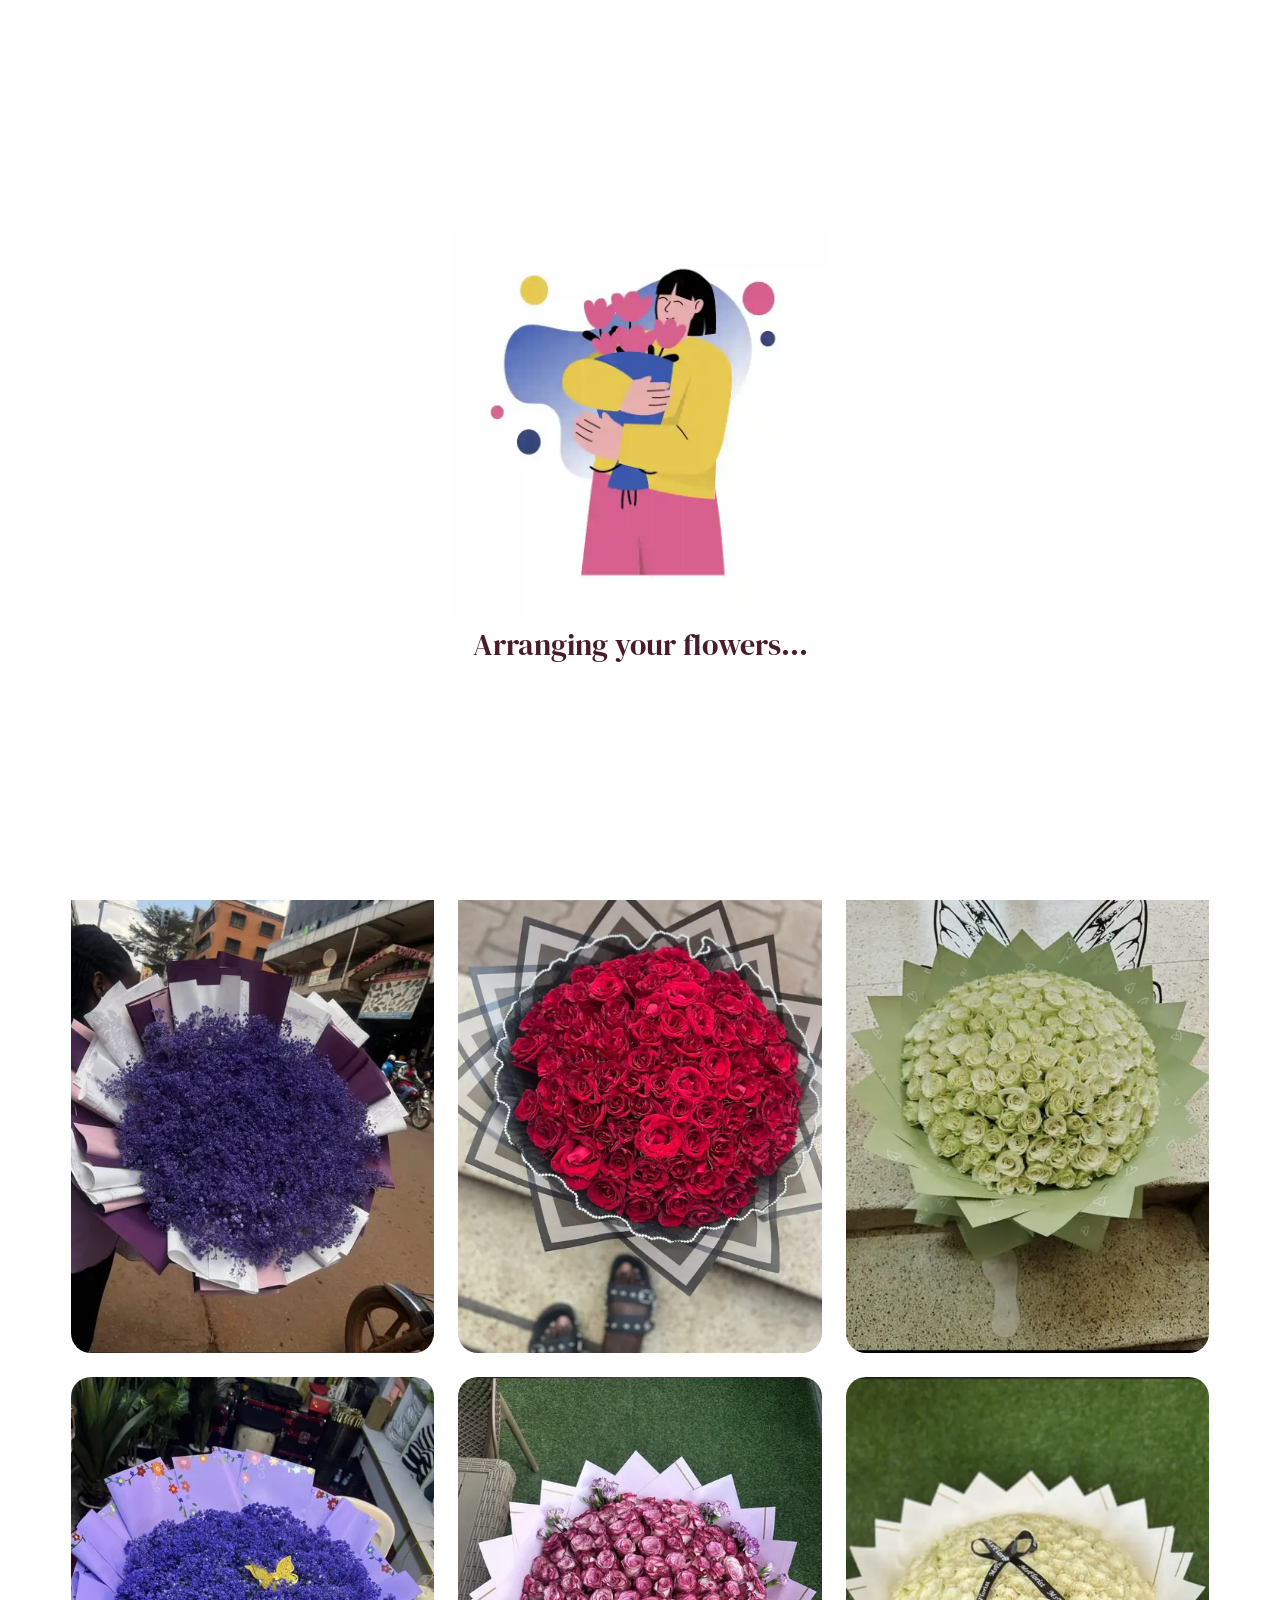
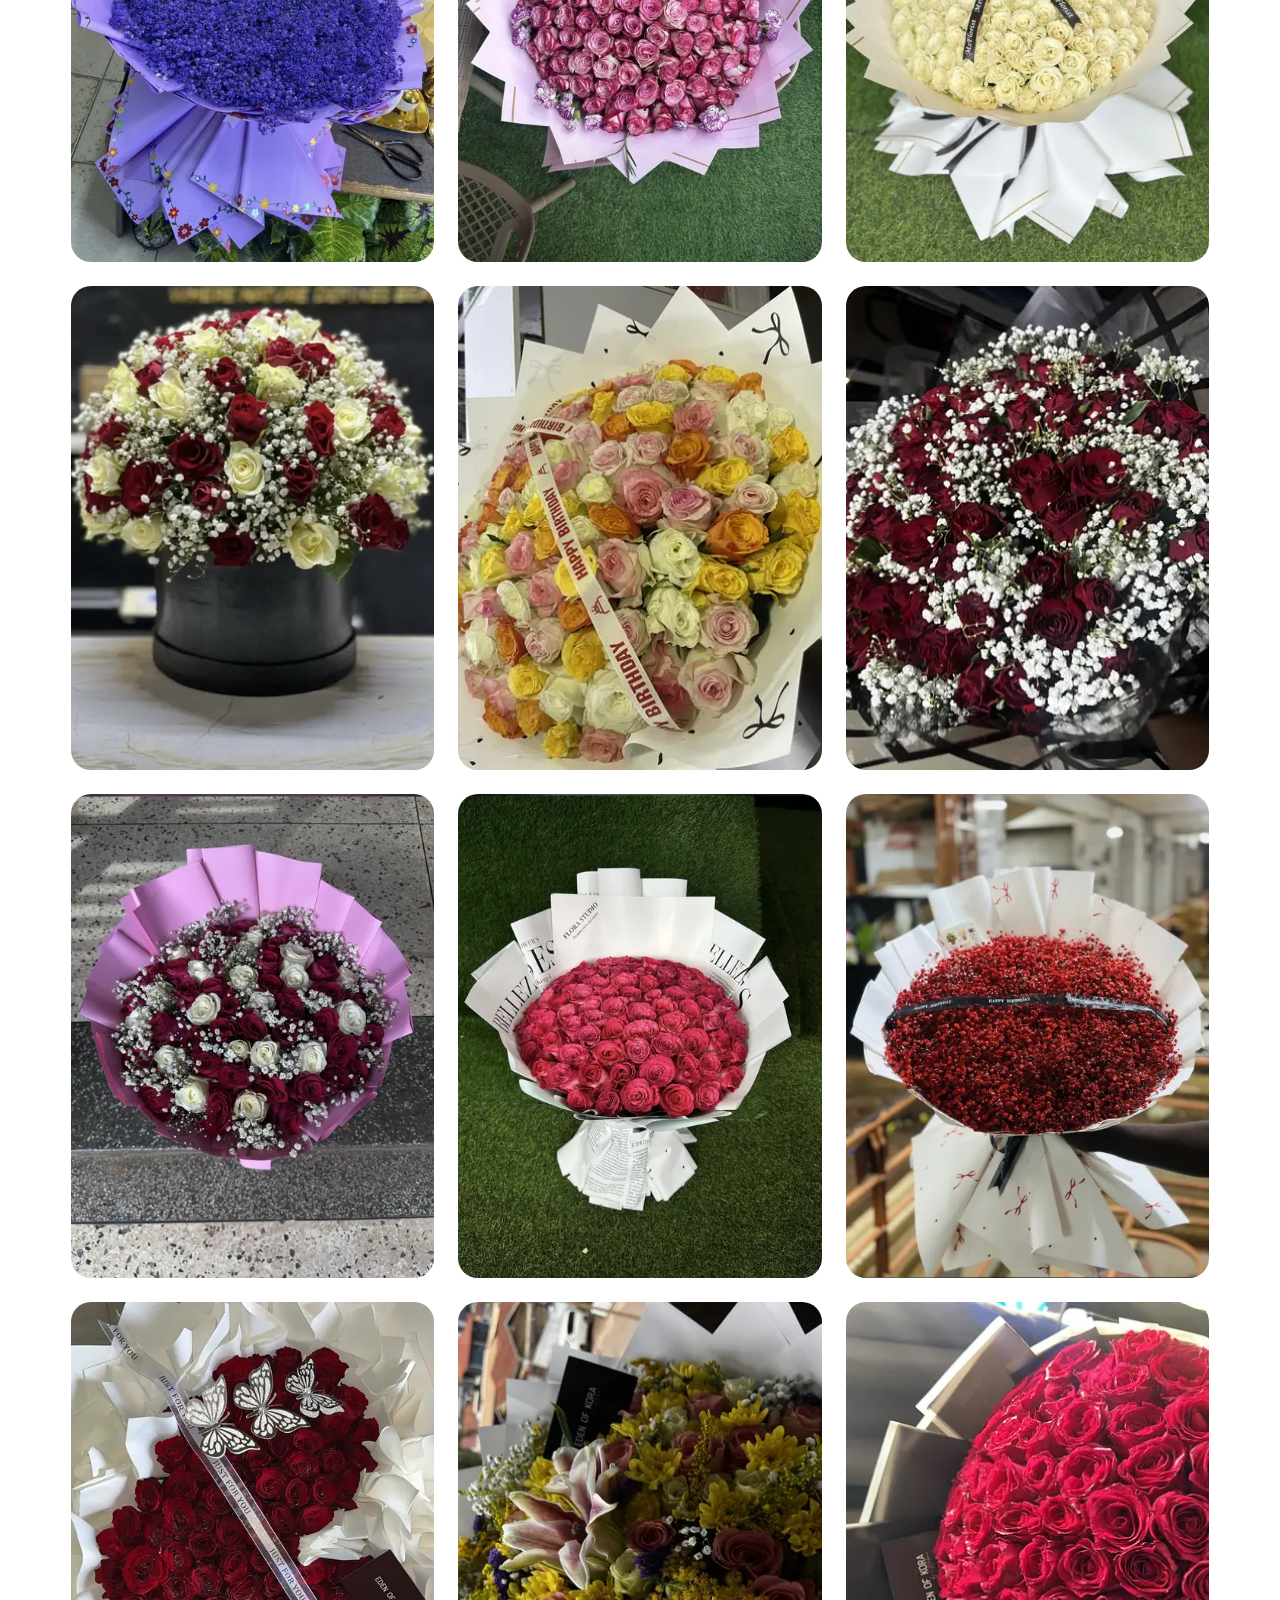
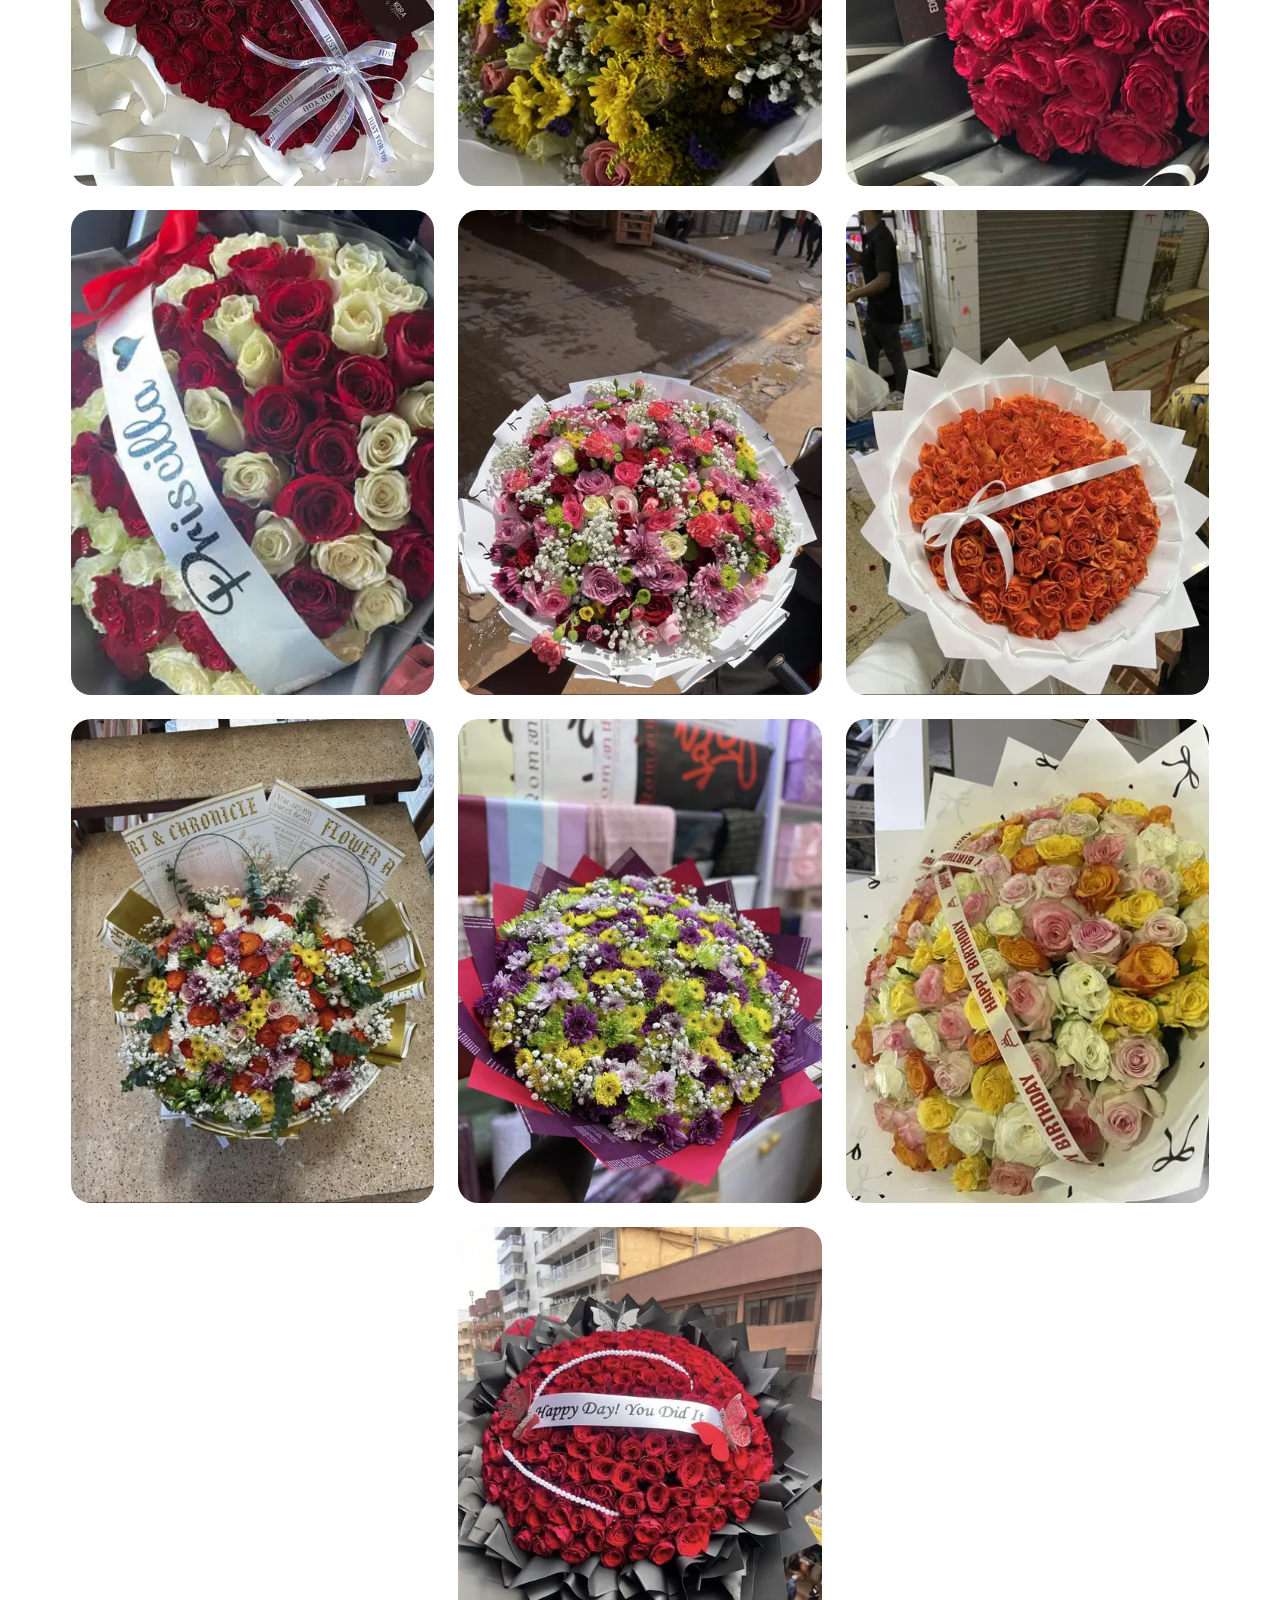
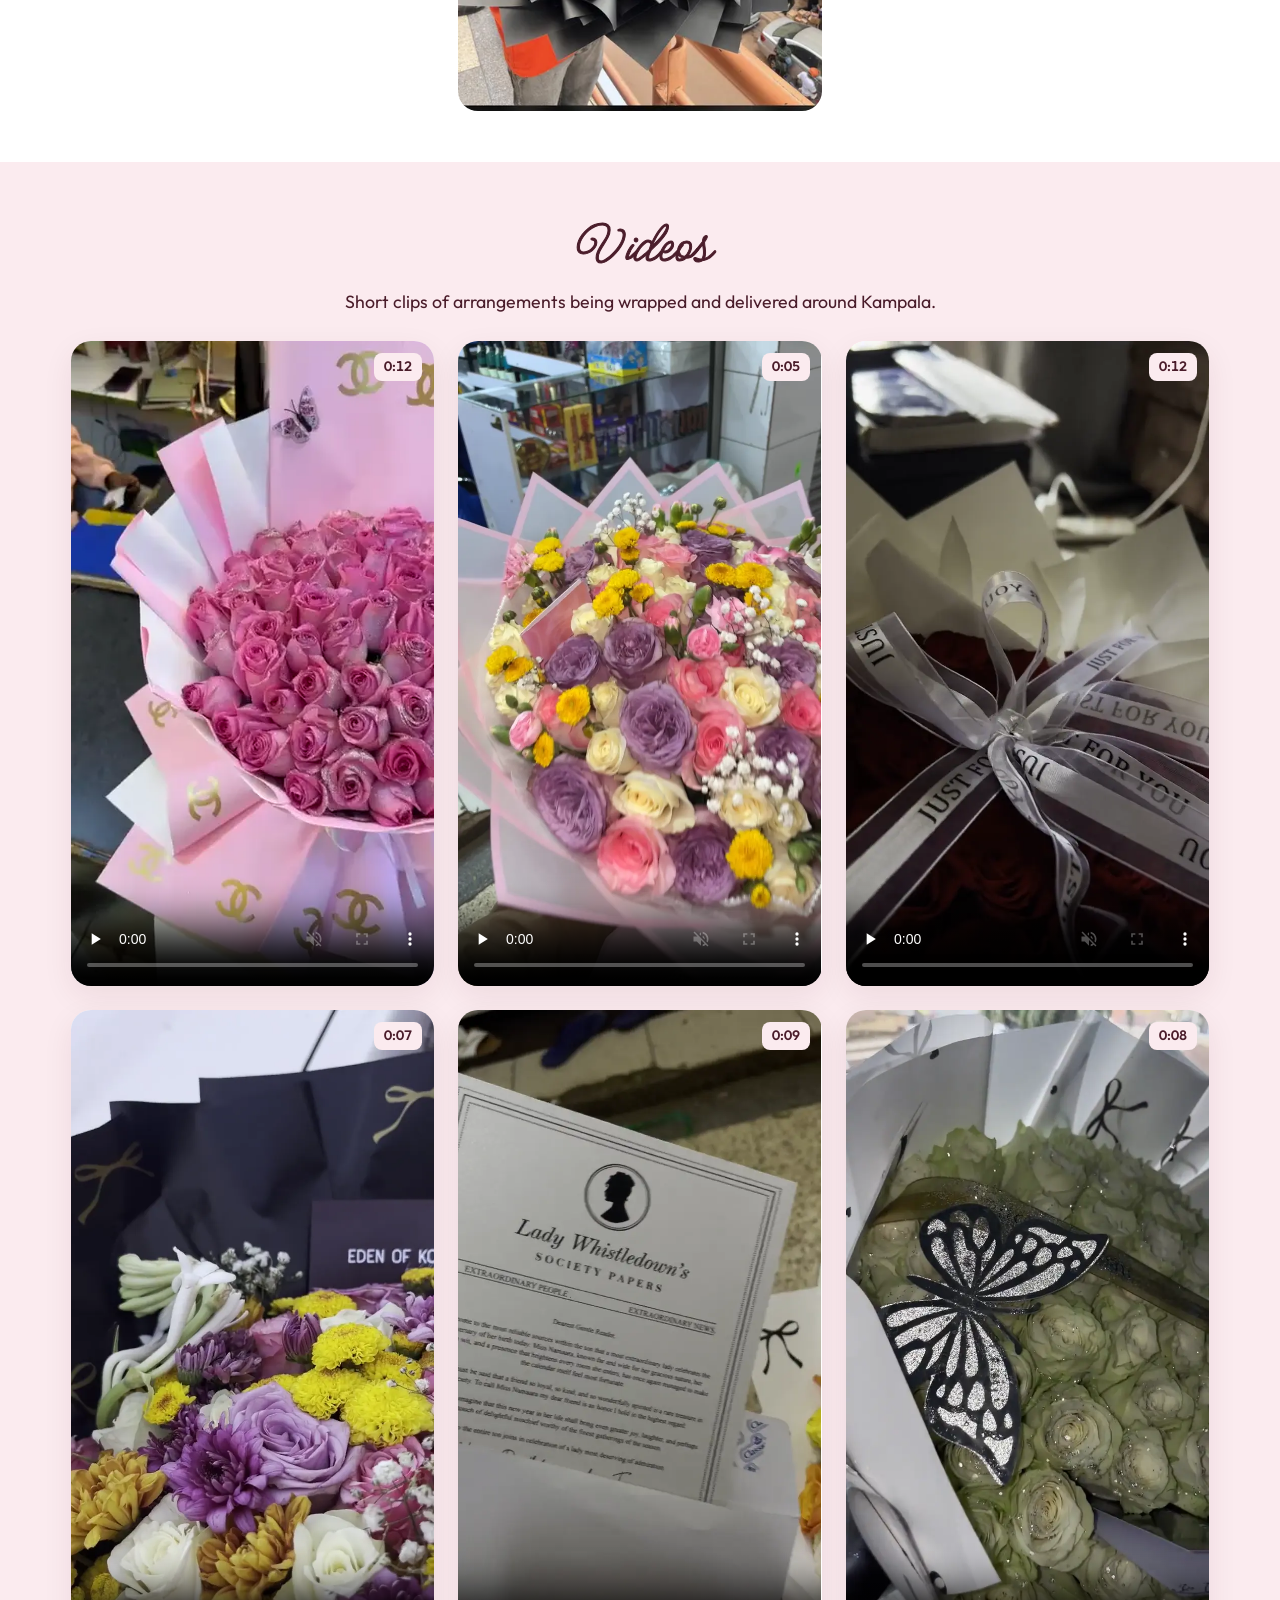
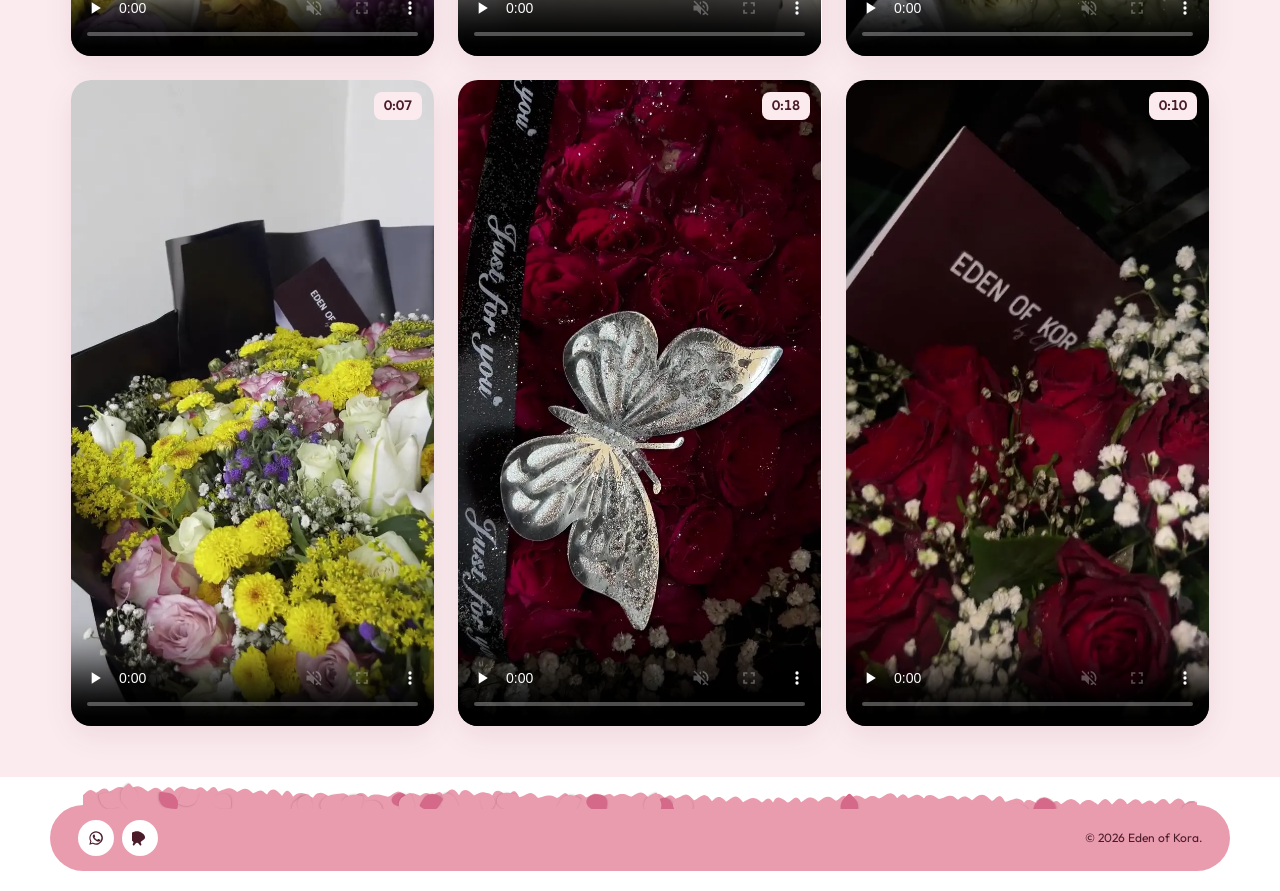
<file: gallery.html>
<!DOCTYPE html>
<html lang="en">
<head>
<meta charset="UTF-8">
<meta name="viewport" content="width=device-width, initial-scale=1.0">
<title>Gallery | Real Flower Arrangements by Eden of Kora</title>
<meta name="description" content="See real bouquets and videos from Eden of Kora in Kampala. Every arrangement shown here was made and delivered for a customer, not staged for a photo.">
<link rel="canonical" href="https://theyloveshaka.github.io/eden-of-kora/gallery.html">
<meta property="og:title" content="Gallery | Real Flower Arrangements by Eden of Kora">
<meta property="og:description" content="See real bouquets and videos from Eden of Kora in Kampala. Every arrangement shown here was made and delivered for a customer, not staged for a photo.">
<meta property="og:image" content="https://theyloveshaka.github.io/eden-of-kora/assets/og-image.jpg">
<meta property="og:type" content="website">
<meta property="og:url" content="https://theyloveshaka.github.io/eden-of-kora/gallery.html">
<meta name="twitter:card" content="summary_large_image">
<meta name="twitter:title" content="Gallery | Real Flower Arrangements by Eden of Kora">
<meta name="twitter:description" content="See real bouquets and videos from Eden of Kora in Kampala. Every arrangement shown here was made and delivered for a customer, not staged for a photo.">
<meta name="twitter:image" content="https://theyloveshaka.github.io/eden-of-kora/assets/media/hero/hero-poster.webp?v=2">
<link rel="icon" type="image/svg+xml" href="images/favicon.svg">

<link rel="preconnect" href="https://fonts.googleapis.com">
<link rel="preconnect" href="https://fonts.gstatic.com" crossorigin>
<link href="https://fonts.googleapis.com/css2?family=DM+Serif+Display&family=Meow+Script&family=Outfit:wght@400;500;600&display=swap" rel="stylesheet">

<link rel="stylesheet" href="css/styles.css?v=13">
<link rel="stylesheet" href="css/ribbon.css?v=13">
<link rel="stylesheet" href="css/footer-petals.css?v=13">
<link rel="stylesheet" href="css/pages.css?v=13">
<script>
  /* First page view this session: show the bouquet loading screen (main.js lifts it).
     The 9s timeout is a failsafe so a broken main.js can never trap the page. */
  (function () {
    try {
      if (sessionStorage.getItem("loaderSeen") || matchMedia("(prefers-reduced-motion: reduce)").matches) return;
      document.documentElement.classList.add("is-loading");
      new Image().src = "assets/bouquet-animation.svg";
      setTimeout(function () { document.documentElement.classList.remove("is-loading"); }, 9000);
    } catch (e) {}
  })();
</script>
<meta name="robots" content="noindex, nofollow">
</head>
<body>

<!-- ============================== LOADING SCREEN ============================== -->
<div class="site-loader" aria-hidden="true">
  <img class="site-loader__anim" data-src="assets/bouquet-animation.svg" alt="" width="806" height="818">
  <p class="site-loader__caption">Arranging your flowers&hellip;</p>
</div>

<div class="page-panel">

  <!-- ============================== HEADER ============================== -->
  <header class="site-header site-header--over">

    <a class="brand" href="index.html" aria-label="Eden of Kora, home">
      <span class="brand-word">Eden of Kora</span>
    </a>

    <nav class="nav-pill" id="primary-nav" aria-label="Primary">
      <a href="index.html">Home</a>
      <a href="shop.html">Shop</a>
      <a href="gallery.html" aria-current="page">Gallery</a>
      <a href="about.html">About</a>
      <a href="contact.html">Contact</a>
    </nav>

    <div class="header-actions">
      <a class="btn btn-pill btn-pill--sm" href="https://wa.me/256778371038" target="_blank" rel="noopener">Order Now</a>
      <button class="icon-btn cart-btn" type="button" data-cart-open aria-label="Open cart">
        <svg viewBox="0 0 24 24" fill="none" stroke="currentColor" stroke-width="1.6" aria-hidden="true">
          <path d="M3 4h2l2.4 12.2a2 2 0 0 0 2 1.6h7.6a2 2 0 0 0 2-1.6L21 8H6"/>
          <circle cx="9.5" cy="20.5" r="1.3"/><circle cx="17.5" cy="20.5" r="1.3"/>
        </svg>
        <span class="cart-count">0</span>
      </button>
      <button class="nav-toggle" type="button" aria-label="Open menu" aria-haspopup="true" aria-expanded="false" aria-controls="primary-nav">
        <span></span><span></span><span></span>
      </button>
    </div>
  </header>

  <main>
    <!-- ============================== HERO ============================== -->
    <section class="page-hero" data-petals>
      <img class="page-hero__media" src="assets/media/photos/eok-photo-22.webp" alt="" width="1170" height="1554" fetchpriority="high">
      <div class="page-hero__copy">
        <p class="eyebrow">Gallery</p>
        <h1>Gallery</h1>
        <p class="page-hero__lead">Real arrangements Ndikora has made and delivered around Kampala, shown just as they left his hands.</p>
      </div>
    </section>

    <!-- ============================== RIBBON BAND ============================== -->
    <div class="ribbon-band ribbon-band--straddle" data-ribbon-band>
      <ul class="ribbon-band__list">
        <li>Kampala</li>
        <li>Locally grown, always fresh</li>
        <li>Wrapped in eco paper</li>
        <li>Custom arrangements on request</li>
        <li>Open daily, 9am&ndash;7pm</li>
      </ul>
    </div>

    <!-- ============================== PHOTO GRID ============================== -->
    <section class="section">
      <div class="container">
        <div class="gallery-grid">
          <a class="gallery-tile" href="assets/media/photos/eok-photo-01.webp" data-lightbox="gallery-photos" data-type="image" data-caption="Deep wine roses in black wrap, red ribbon.">
            <img src="assets/media/photos/eok-photo-01-sm.webp" alt="Deep wine roses in black wrap, red ribbon." width="900" height="1200" loading="eager" decoding="async">
          </a>
          <a class="gallery-tile" href="assets/media/photos/eok-photo-02.webp" data-lightbox="gallery-photos" data-type="image" data-caption="Two bouquets held up against a city skyline.">
            <img src="assets/media/photos/eok-photo-02-sm.webp" alt="Two bouquets held up against a city skyline." width="900" height="1200" loading="eager" decoding="async">
          </a>
          <a class="gallery-tile" href="assets/media/photos/eok-photo-03.webp" data-lightbox="gallery-photos" data-type="image" data-caption="Ivory roses, tightly packed, wrapped in white.">
            <img src="assets/media/photos/eok-photo-03-sm.webp" alt="Ivory roses, tightly packed, wrapped in white." width="900" height="900" loading="eager" decoding="async">
          </a>
          <a class="gallery-tile" href="assets/media/photos/eok-photo-04.webp" data-lightbox="gallery-photos" data-type="image" data-caption="Purple statice bouquet on a busy street.">
            <img src="assets/media/photos/eok-photo-04-sm.webp" alt="Purple statice bouquet on a busy street." width="900" height="1200" loading="lazy" decoding="async">
          </a>
          <a class="gallery-tile" href="assets/media/photos/eok-photo-05.webp" data-lightbox="gallery-photos" data-type="image" data-caption="Full red rose bouquet, black and gold wrap.">
            <img src="assets/media/photos/eok-photo-05-sm.webp" alt="Full red rose bouquet, black and gold wrap." width="900" height="1200" loading="lazy" decoding="async">
          </a>
          <a class="gallery-tile" href="assets/media/photos/eok-photo-06.webp" data-lightbox="gallery-photos" data-type="image" data-caption="Pale green-white garden roses in leaf-green paper.">
            <img src="assets/media/photos/eok-photo-06-sm.webp" alt="Pale green-white garden roses in leaf-green paper." width="900" height="900" loading="lazy" decoding="async">
          </a>
          <a class="gallery-tile" href="assets/media/photos/eok-photo-07.webp" data-lightbox="gallery-photos" data-type="image" data-caption="Purple statice bouquet wrapped in floral paper.">
            <img src="assets/media/photos/eok-photo-07-sm.webp" alt="Purple statice bouquet wrapped in floral paper." width="900" height="1200" loading="lazy" decoding="async">
          </a>
          <a class="gallery-tile" href="assets/media/photos/eok-photo-08.webp" data-lightbox="gallery-photos" data-type="image" data-caption="Blush pink roses on artificial grass.">
            <img src="assets/media/photos/eok-photo-08-sm.webp" alt="Blush pink roses on artificial grass." width="900" height="1200" loading="lazy" decoding="async">
          </a>
          <a class="gallery-tile" href="assets/media/photos/eok-photo-09.webp" data-lightbox="gallery-photos" data-type="image" data-caption="Cream roses tied with a black ribbon.">
            <img src="assets/media/photos/eok-photo-09-sm.webp" alt="Cream roses tied with a black ribbon." width="900" height="900" loading="lazy" decoding="async">
          </a>
          <a class="gallery-tile" href="assets/media/photos/eok-photo-10.webp" data-lightbox="gallery-photos" data-type="image" data-caption="Red and white roses in a round box.">
            <img src="assets/media/photos/eok-photo-10-sm.webp" alt="Red and white roses in a round box." width="900" height="1200" loading="lazy" decoding="async" style="object-position:80% 50%">
          </a>
          <a class="gallery-tile" href="assets/media/photos/eok-photo-11.webp" data-lightbox="gallery-photos" data-type="image" data-caption="Yellow, pink and white roses, &ldquo;Happy Birthday&rdquo; ribbon.">
            <img src="assets/media/photos/eok-photo-11-sm.webp" alt="Yellow, pink and white roses, &ldquo;Happy Birthday&rdquo; ribbon." width="900" height="1200" loading="lazy" decoding="async" style="object-position:70% 50%">
          </a>
          <a class="gallery-tile" href="assets/media/photos/eok-photo-12.webp" data-lightbox="gallery-photos" data-type="image" data-caption="Red roses filled out with baby's breath.">
            <img src="assets/media/photos/eok-photo-12-sm.webp" alt="Red roses filled out with baby's breath." width="900" height="900" loading="lazy" decoding="async" style="object-position:58% 50%">
          </a>
          <a class="gallery-tile" href="assets/media/photos/eok-photo-13.webp" data-lightbox="gallery-photos" data-type="image" data-caption="Burgundy and white roses in pink wrap.">
            <img src="assets/media/photos/eok-photo-13-sm.webp" alt="Burgundy and white roses in pink wrap." width="900" height="1200" loading="lazy" decoding="async">
          </a>
          <a class="gallery-tile" href="assets/media/photos/eok-photo-14.webp" data-lightbox="gallery-photos" data-type="image" data-caption="Deep pink roses on artificial grass, newspaper wrap.">
            <img src="assets/media/photos/eok-photo-14-sm.webp" alt="Deep pink roses on artificial grass, newspaper wrap." width="900" height="1200" loading="lazy" decoding="async">
          </a>
          <a class="gallery-tile" href="assets/media/photos/eok-photo-15.webp" data-lightbox="gallery-photos" data-type="image" data-caption="Red baby's breath bouquet, &ldquo;Happy Birthday&rdquo; ribbon.">
            <img src="assets/media/photos/eok-photo-15-sm.webp" alt="Red baby's breath bouquet, &ldquo;Happy Birthday&rdquo; ribbon." width="900" height="900" loading="lazy" decoding="async">
          </a>
          <a class="gallery-tile" href="assets/media/photos/eok-photo-16.webp" data-lightbox="gallery-photos" data-type="image" data-caption="Heart-shaped red roses with silver butterflies.">
            <img src="assets/media/photos/eok-photo-16-sm.webp" alt="Heart-shaped red roses with silver butterflies." width="900" height="1200" loading="lazy" decoding="async" style="object-position:40% 50%">
          </a>
          <a class="gallery-tile" href="assets/media/photos/eok-photo-17.webp" data-lightbox="gallery-photos" data-type="image" data-caption="Yellow and pink garden bouquet with a lily.">
            <img src="assets/media/photos/eok-photo-17-sm.webp" alt="Yellow and pink garden bouquet with a lily." width="900" height="1200" loading="lazy" decoding="async" style="object-position:62% 50%">
          </a>
          <a class="gallery-tile" href="assets/media/photos/eok-photo-18.webp" data-lightbox="gallery-photos" data-type="image" data-caption="Dense red rose bouquet in dark wrap.">
            <img src="assets/media/photos/eok-photo-18-sm.webp" alt="Dense red rose bouquet in dark wrap." width="900" height="900" loading="lazy" decoding="async">
          </a>
          <a class="gallery-tile" href="assets/media/photos/eok-photo-19.webp" data-lightbox="gallery-photos" data-type="image" data-caption="Red and white roses with a name ribbon.">
            <img src="assets/media/photos/eok-photo-19-sm.webp" alt="Red and white roses with a name ribbon." width="900" height="1200" loading="lazy" decoding="async" style="object-position:47% 50%">
          </a>
          <a class="gallery-tile" href="assets/media/photos/eok-photo-20.webp" data-lightbox="gallery-photos" data-type="image" data-caption="Bright mixed bouquet of pink, purple and green.">
            <img src="assets/media/photos/eok-photo-20-sm.webp" alt="Bright mixed bouquet of pink, purple and green." width="900" height="1200" loading="lazy" decoding="async">
          </a>
          <a class="gallery-tile" href="assets/media/photos/eok-photo-21.webp" data-lightbox="gallery-photos" data-type="image" data-caption="Orange roses tied with a white ribbon.">
            <img src="assets/media/photos/eok-photo-21-sm.webp" alt="Orange roses tied with a white ribbon." width="900" height="900" loading="lazy" decoding="async">
          </a>
          <a class="gallery-tile" href="assets/media/photos/eok-photo-22.webp" data-lightbox="gallery-photos" data-type="image" data-caption="Garden mix of orange, white and pink blooms.">
            <img src="assets/media/photos/eok-photo-22-sm.webp" alt="Garden mix of orange, white and pink blooms." width="900" height="1200" loading="lazy" decoding="async">
          </a>
          <a class="gallery-tile" href="assets/media/photos/eok-photo-23.webp" data-lightbox="gallery-photos" data-type="image" data-caption="Purple, yellow and green mums in red wrap.">
            <img src="assets/media/photos/eok-photo-23-sm.webp" alt="Purple, yellow and green mums in red wrap." width="900" height="1200" loading="lazy" decoding="async">
          </a>
          <a class="gallery-tile" href="assets/media/photos/eok-photo-24.webp" data-lightbox="gallery-photos" data-type="image" data-caption="Yellow, pink and orange roses, birthday ribbon.">
            <img src="assets/media/photos/eok-photo-24-sm.webp" alt="Yellow, pink and orange roses, birthday ribbon." width="900" height="900" loading="lazy" decoding="async" style="object-position:62% 50%">
          </a>
          <a class="gallery-tile" href="assets/media/photos/eok-photo-25.webp" data-lightbox="gallery-photos" data-type="image" data-caption="Red roses spelling &ldquo;Happy Day, You Did It.&rdquo;">
            <img src="assets/media/photos/eok-photo-25-sm.webp" alt="Red roses spelling &ldquo;Happy Day, You Did It.&rdquo;" width="900" height="1200" loading="lazy" decoding="async">
          </a>
        </div>
      </div>
    </section>

    <!-- ============================== VIDEO SECTION ============================== -->
    <section class="gallery-videos bg-soft-band" aria-labelledby="gallery-videos-heading">
      <div class="container">
        <div class="gallery-videos__head">
          <h2 id="gallery-videos-heading">Videos</h2>
          <p>Short clips of arrangements being wrapped and delivered around Kampala.</p>
        </div>

        <div class="video-grid">
          <div class="video-tile video-tile--portrait">
            <span class="video-tile__duration">0:12</span>
            <video width="720" height="1280" controls preload="none" muted playsinline poster="assets/media/posters/eok-video-01.webp?v=2" aria-label="Arrangement video 1 of 9">
              <source src="assets/media/video/eok-video-01.mp4" type="video/mp4">
            </video>
          </div>
          <div class="video-tile video-tile--portrait">
            <span class="video-tile__duration">0:05</span>
            <video width="720" height="1280" controls preload="none" muted playsinline poster="assets/media/posters/eok-video-02.webp?v=2" aria-label="Arrangement video 2 of 9">
              <source src="assets/media/video/eok-video-02.mp4" type="video/mp4">
            </video>
          </div>
          <div class="video-tile video-tile--portrait">
            <span class="video-tile__duration">0:12</span>
            <video width="720" height="1280" controls preload="none" muted playsinline poster="assets/media/posters/eok-video-03.webp?v=2" aria-label="Arrangement video 3 of 9">
              <source src="assets/media/video/eok-video-03.mp4?v=2" type="video/mp4">
            </video>
          </div>
          <div class="video-tile video-tile--portrait">
            <span class="video-tile__duration">0:07</span>
            <video width="720" height="1280" controls preload="none" muted playsinline poster="assets/media/posters/eok-video-04.webp?v=2" aria-label="Arrangement video 4 of 9">
              <source src="assets/media/video/eok-video-04.mp4?v=2" type="video/mp4">
            </video>
          </div>
          <div class="video-tile video-tile--portrait">
            <span class="video-tile__duration">0:09</span>
            <video width="720" height="1280" controls preload="none" muted playsinline poster="assets/media/posters/eok-video-05.webp?v=2" aria-label="Arrangement video 5 of 9">
              <source src="assets/media/video/eok-video-05.mp4?v=2" type="video/mp4">
            </video>
          </div>
          <div class="video-tile video-tile--portrait">
            <span class="video-tile__duration">0:08</span>
            <video width="720" height="1280" controls preload="none" muted playsinline poster="assets/media/posters/eok-video-06.webp?v=2" aria-label="Arrangement video 6 of 9">
              <source src="assets/media/video/eok-video-06.mp4?v=2" type="video/mp4">
            </video>
          </div>
          <div class="video-tile video-tile--portrait">
            <span class="video-tile__duration">0:07</span>
            <video width="720" height="1280" controls preload="none" muted playsinline poster="assets/media/posters/eok-video-07.webp?v=2" aria-label="Arrangement video 7 of 9">
              <source src="assets/media/video/eok-video-07.mp4?v=2" type="video/mp4">
            </video>
          </div>
          <div class="video-tile video-tile--portrait">
            <span class="video-tile__duration">0:18</span>
            <video width="720" height="1280" controls preload="none" muted playsinline poster="assets/media/posters/eok-video-08.webp?v=2" aria-label="Arrangement video 8 of 9">
              <source src="assets/media/video/eok-video-08.mp4?v=2" type="video/mp4">
            </video>
          </div>
          <div class="video-tile video-tile--portrait">
            <span class="video-tile__duration">0:10</span>
            <video width="720" height="1280" controls preload="none" muted playsinline poster="assets/media/posters/eok-video-09.webp?v=2" aria-label="Arrangement video 9 of 9">
              <source src="assets/media/video/eok-video-09.mp4?v=2" type="video/mp4">
            </video>
          </div>
        </div>
      </div>
    </section>
  </main>

  <!-- ============================== FOOTER ============================== -->
  <div class="footer-petals" data-footer-petals aria-hidden="true"></div>
  <footer class="site-footer">
    <div class="footer-social">
    <a href="https://wa.me/256778371038" target="_blank" rel="noopener" aria-label="Chat on WhatsApp">
    <svg viewBox="0 0 24 24" aria-hidden="true"><path d="M17.5 14.4c-.3-.1-1.7-.8-1.9-.9-.3-.1-.4-.1-.6.1-.2.3-.7.9-.8 1-.2.2-.3.2-.5.1-.3-.1-1.2-.4-2.2-1.4-.8-.7-1.4-1.6-1.6-1.9-.2-.3 0-.4.1-.6l.4-.5c.1-.2.2-.3.3-.5.1-.2 0-.4 0-.5-.1-.1-.6-1.5-.8-2-.2-.5-.4-.4-.6-.4h-.5c-.2 0-.5.1-.7.3-.3.3-1 1-1 2.3 0 1.4 1 2.7 1.1 2.9.1.2 2 3.1 4.9 4.3.7.3 1.2.5 1.6.6.7.2 1.3.2 1.8.1.5-.1 1.7-.7 1.9-1.4.2-.7.2-1.2.2-1.4-.1-.1-.2-.2-.5-.3ZM12 2a10 10 0 0 0-8.6 15L2 22l5.2-1.4A10 10 0 1 0 12 2Zm0 18.2a8.2 8.2 0 0 1-4.2-1.1l-.3-.2-3.1.8.8-3-.2-.3A8.2 8.2 0 1 1 12 20.2Z"/></svg>
    </a>
    <a href="https://www.snapchat.com/add/ndikoraaa" target="_blank" rel="noopener" aria-label="Eden of Kora on Snapchat">
    <svg viewBox="0 0 24 24" aria-hidden="true"><path d="M19.35 9.74c-.32-1.6-1.26-3.08-2.65-4.07-.6-.42-1.14-.84-1.68-1.23-2.24-1.65-4.93-2.44-7.67-2.44-3.33 0-6.38 1.2-8.72 3.4-.65.63-1.23 1.3-1.73 2.02-.65 1.04-1.08 2.23-1.2 3.52 0 .06 0 .13.02.2.02.36.08.71.18 1.05.08.24.18.48.3.7.12.22.26.43.42.62.16.19.33.37.52.54.07.06.15.12.22.17l1.14.92c.27.22.55.42.85.6.12.07.25.13.37.2l.32.17c.25.12.48.27.7.43.22.16.42.34.6.53.18.2.33.4.46.61l.06.1c.08.14.15.3.2.46.04.15.07.3.08.46 0 .37-.09.73-.26 1.06l-.48.9c-.04.07-.08.14-.11.22-.08.18-.14.36-.17.55-.04.33.02.67.17.98.15.3.4.56.7.7.3.14.63.18.95.1.32-.07.6-.27.78-.54l1.04-1.54c.17-.25.36-.5.58-.72.22-.23.47-.43.74-.6l.36-.2.37-.18c.25-.1.5-.17.76-.2h.08c.26.03.51.1.76.2l.37.18.36.2c.27.17.52.37.74.6.22.22.41.47.58.72l1.04 1.54c.18.27.46.47.78.54.32.08.65.04.95-.1.3-.14.55-.4.7-.7.15-.31.21-.65.17-.98-.03-.19-.09-.37-.17-.55-.03-.08-.07-.15-.11-.22l-.48-.9c-.17-.33-.26-.69-.26-1.06 0-.16.04-.31.08-.46.05-.16.12-.32.2-.46l.06-.1c.13-.21.28-.41.46-.61.18-.19.38-.37.6-.53.22-.16.45-.31.7-.43l.32-.17c.12-.07.25-.13.37-.2.3-.18.58-.38.85-.6l1.14-.92c.07-.05.15-.11.22-.17.19-.17.36-.35.52-.54.16-.19.3-.4.42-.62.12-.22.22-.46.3-.7.1-.34.16-.69.18-1.05.02-.07.02-.14.02-.2-.12-1.29-.55-2.48-1.2-3.52Z" fill="currentColor"/></svg>
    </a>
    </div>
    <p class="footer-bottom">&copy; 2026 Eden of Kora.</p>
  </footer>

  <!-- ============================== CART DRAWER ============================== -->
  <div class="cart-overlay" data-cart-close></div>
  <aside class="cart-drawer" role="dialog" aria-modal="true" aria-labelledby="cart-drawer-title">
    <div class="cart-drawer__head">
      <h2 id="cart-drawer-title">Your Cart</h2>
      <button type="button" class="cart-drawer__close" data-cart-close aria-label="Close cart">
        <svg viewBox="0 0 24 24" fill="none" stroke="currentColor" stroke-width="1.8" aria-hidden="true"><path d="M6 6l12 12M18 6L6 18"/></svg>
      </button>
    </div>

    <div class="sr-only" aria-live="polite" data-cart-live></div>

    <div class="cart-drawer__body">
      <div class="cart-drawer__items" data-cart-items></div>

      <div class="cart-addons">
        <h3 class="cart-addons__title">A Little Something Extra?</h3>
        <div class="cart-addons__row" data-cart-addons></div>
      </div>
    </div>

    <div class="cart-drawer__totals">
      <div class="cart-drawer__row">
        <span>Items subtotal</span>
        <span data-cart-subtotal>UGX 0</span>
      </div>
      <div class="cart-drawer__row cart-drawer__row--delivery">
        <span>Delivery fee</span>
        <span>Confirmed by area</span>
      </div>
    </div>

    <div class="cart-drawer__actions">
      <button type="button" class="btn btn-wa btn-block" data-wa-checkout>
        <svg viewBox="0 0 24 24" aria-hidden="true"><path d="M17.5 14.4c-.3-.1-1.7-.8-1.9-.9-.3-.1-.4-.1-.6.1-.2.3-.7.9-.8 1-.2.2-.3.2-.5.1-.3-.1-1.2-.4-2.2-1.4-.8-.7-1.4-1.6-1.6-1.9-.2-.3 0-.4.1-.6l.4-.5c.1-.2.2-.3.3-.5.1-.2 0-.4 0-.5-.1-.1-.6-1.5-.8-2-.2-.5-.4-.4-.6-.4h-.5c-.2 0-.5.1-.7.3-.3.3-1 1-1 2.3 0 1.4 1 2.7 1.1 2.9.1.2 2 3.1 4.9 4.3.7.3 1.2.5 1.6.6.7.2 1.3.2 1.8.1.5-.1 1.7-.7 1.9-1.4.2-.7.2-1.2.2-1.4-.1-.1-.2-.2-.5-.3ZM12 2a10 10 0 0 0-8.6 15L2 22l5.2-1.4A10 10 0 1 0 12 2Zm0 18.2a8.2 8.2 0 0 1-4.2-1.1l-.3-.2-3.1.8.8-3-.2-.3A8.2 8.2 0 1 1 12 20.2Z"/></svg>
        Send order on WhatsApp
      </button>
      <button type="button" class="btn btn-outline btn-block" data-copy-order>Copy order</button>
    </div>
    <p class="cart-drawer__note">WhatsApp opens a draft you send yourself; payment after we confirm, by MoMo, bank or card.</p>
  </aside>

</div>

<script src="js/products.js?v=13" defer></script>
<script src="js/main.js?v=13" defer></script>
<script src="js/ribbon.js?v=13" defer></script>
<script src="js/footer-petals.js?v=13" defer></script>
<script src="js/lightbox.js?v=13" defer></script>
<script>
  document.addEventListener("DOMContentLoaded", function () {
    var videos = Array.prototype.slice.call(document.querySelectorAll(".video-tile video"));
    videos.forEach(function (v) {
      v.addEventListener("play", function () {
        videos.forEach(function (other) { if (other !== v) other.pause(); });
      });
    });
  });
</script>
</body>
</html>
</file>
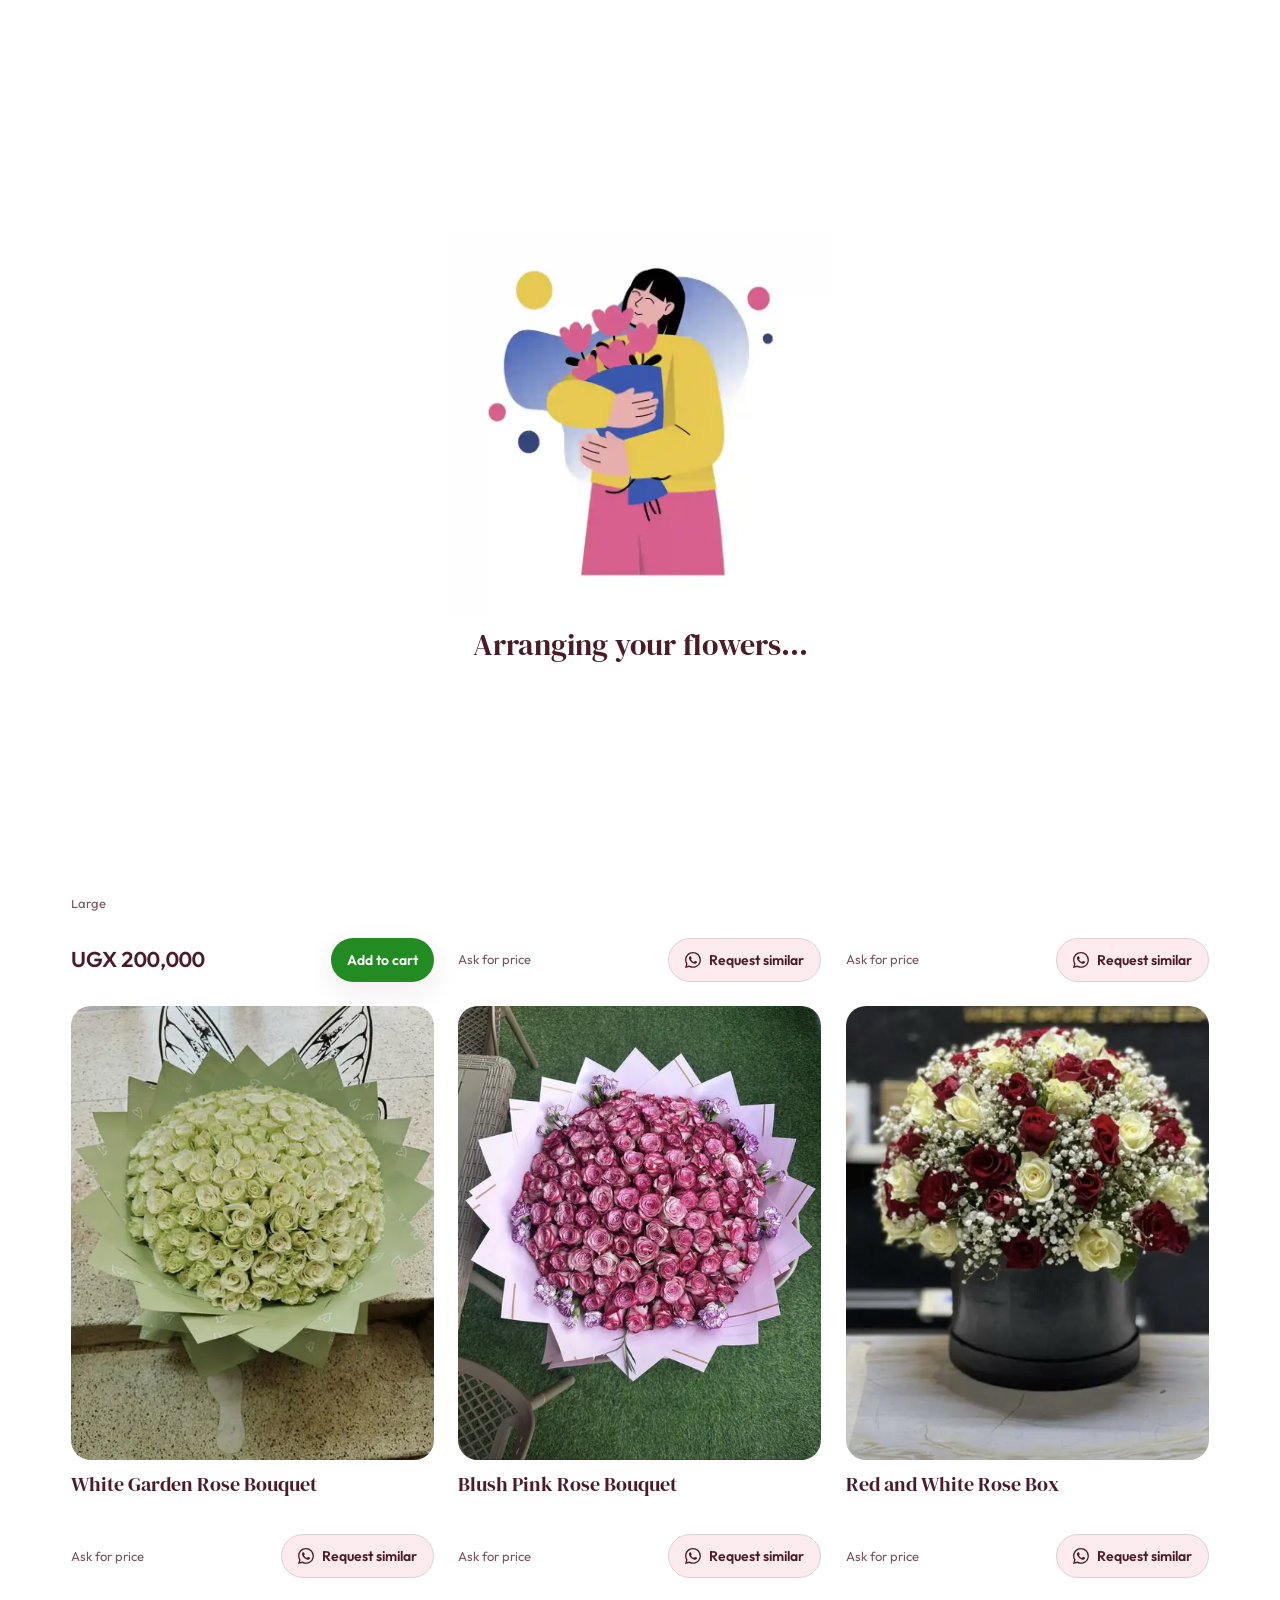
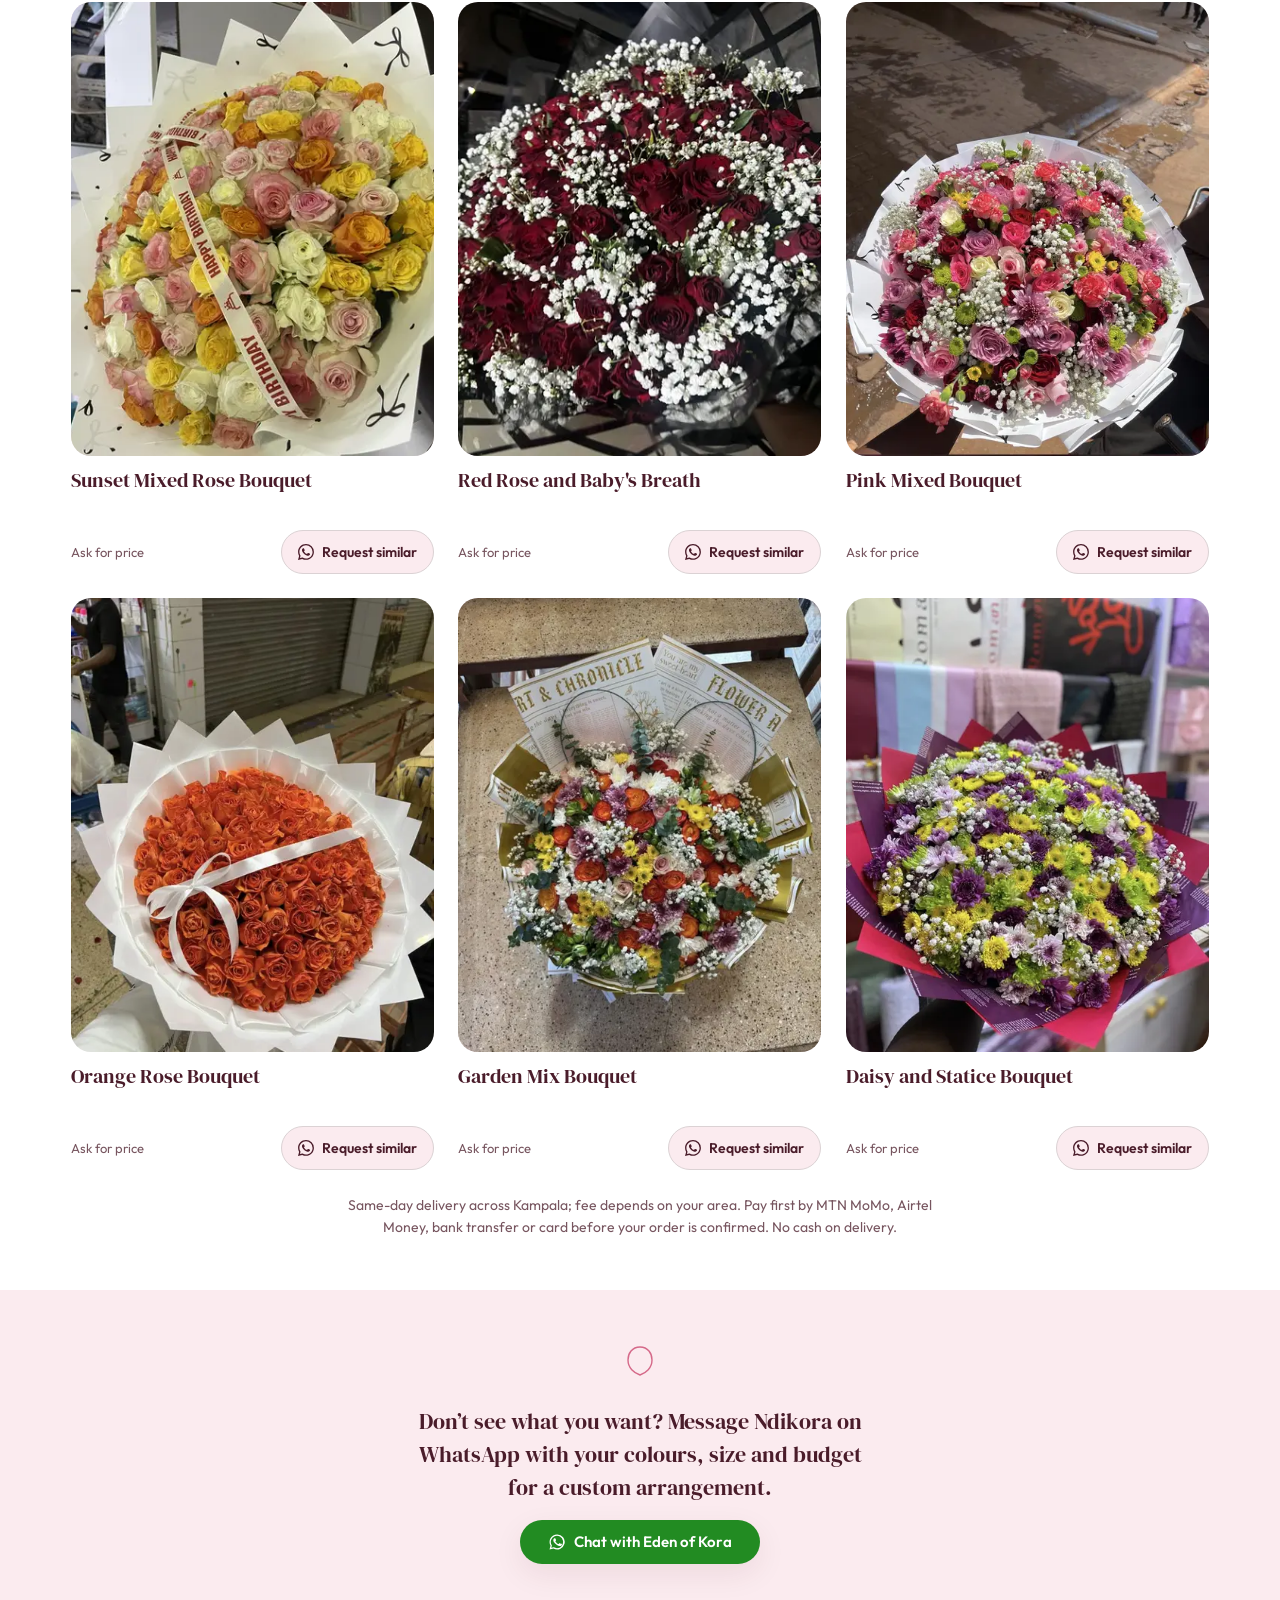
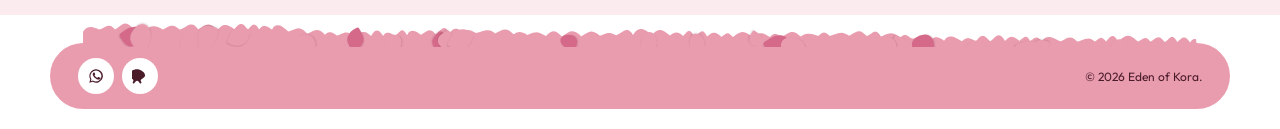
<file: shop.html>
<!DOCTYPE html>
<html lang="en">
<head>
<meta charset="UTF-8">
<meta name="viewport" content="width=device-width, initial-scale=1.0">
<title>Shop Bouquets & Occasion Flowers | Eden of Kora, Kampala</title>
<meta name="description" content="Browse bouquets, birthday and sympathy arrangements from Eden of Kora. Fresh, locally grown flowers delivered same day across Kampala. Order yours on WhatsApp.">
<link rel="canonical" href="https://theyloveshaka.github.io/eden-of-kora/shop.html">
<meta property="og:title" content="Shop Bouquets & Occasion Flowers | Eden of Kora, Kampala">
<meta property="og:description" content="Browse bouquets, birthday and sympathy arrangements from Eden of Kora. Fresh, locally grown flowers delivered same day across Kampala. Order yours on WhatsApp.">
<meta property="og:image" content="https://theyloveshaka.github.io/eden-of-kora/assets/og-image.jpg">
<meta property="og:type" content="website">
<meta property="og:url" content="https://theyloveshaka.github.io/eden-of-kora/shop.html">
<meta name="twitter:card" content="summary_large_image">
<meta name="twitter:title" content="Shop Bouquets & Occasion Flowers | Eden of Kora, Kampala">
<meta name="twitter:description" content="Browse bouquets, birthday and sympathy arrangements from Eden of Kora. Fresh, locally grown flowers delivered same day across Kampala. Order yours on WhatsApp.">
<meta name="twitter:image" content="https://theyloveshaka.github.io/eden-of-kora/assets/media/hero/hero-poster.webp?v=2">
<link rel="icon" type="image/svg+xml" href="images/favicon.svg">

<link rel="preconnect" href="https://fonts.googleapis.com">
<link rel="preconnect" href="https://fonts.gstatic.com" crossorigin>
<link href="https://fonts.googleapis.com/css2?family=DM+Serif+Display&family=Meow+Script&family=Outfit:wght@400;500;600&display=swap" rel="stylesheet">

<link rel="stylesheet" href="css/styles.css?v=13">
<link rel="stylesheet" href="css/ribbon.css?v=13">
<link rel="stylesheet" href="css/footer-petals.css?v=13">
<link rel="stylesheet" href="css/shop.css?v=13">
<script>
  /* First page view this session: show the bouquet loading screen (main.js lifts it).
     The 9s timeout is a failsafe so a broken main.js can never trap the page. */
  (function () {
    try {
      if (sessionStorage.getItem("loaderSeen") || matchMedia("(prefers-reduced-motion: reduce)").matches) return;
      document.documentElement.classList.add("is-loading");
      new Image().src = "assets/bouquet-animation.svg";
      setTimeout(function () { document.documentElement.classList.remove("is-loading"); }, 9000);
    } catch (e) {}
  })();
</script>
<meta name="robots" content="noindex, nofollow">
</head>
<body>

<!-- ============================== LOADING SCREEN ============================== -->
<div class="site-loader" aria-hidden="true">
  <img class="site-loader__anim" data-src="assets/bouquet-animation.svg" alt="" width="806" height="818">
  <p class="site-loader__caption">Arranging your flowers&hellip;</p>
</div>

<div class="page-panel">

  <!-- ============================== HEADER ============================== -->
  <header class="site-header site-header--over">

    <a class="brand" href="index.html" aria-label="Eden of Kora, home">
      <span class="brand-word">Eden of Kora</span>
    </a>

    <nav class="nav-pill" id="primary-nav" aria-label="Primary">
      <a href="index.html">Home</a>
      <a href="shop.html" aria-current="page">Shop</a>
      <a href="gallery.html">Gallery</a>
      <a href="about.html">About</a>
      <a href="contact.html">Contact</a>
    </nav>

    <div class="header-actions">
      <a class="btn btn-pill btn-pill--sm" href="https://wa.me/256778371038" target="_blank" rel="noopener">Order Now</a>
      <button class="icon-btn cart-btn" type="button" data-cart-open aria-label="Open cart">
        <svg viewBox="0 0 24 24" fill="none" stroke="currentColor" stroke-width="1.6" aria-hidden="true">
          <path d="M3 4h2l2.4 12.2a2 2 0 0 0 2 1.6h7.6a2 2 0 0 0 2-1.6L21 8H6"/>
          <circle cx="9.5" cy="20.5" r="1.3"/><circle cx="17.5" cy="20.5" r="1.3"/>
        </svg>
        <span class="cart-count">0</span>
      </button>
      <button class="nav-toggle" type="button" aria-label="Open menu" aria-haspopup="true" aria-expanded="false" aria-controls="primary-nav">
        <span></span><span></span><span></span>
      </button>
    </div>
  </header>

  <main>
    <!-- ============================== HERO ============================== -->
    <section class="page-hero" data-petals>
      <img class="page-hero__media" src="assets/media/photos/eok-photo-01.webp" alt="" width="3024" height="4032" fetchpriority="high">
      <div class="page-hero__copy">
        <h1>Shop the Bouquets</h1>
        <p class="page-hero__lead">Fresh bouquets and occasion flowers, made to order and delivered same day across Kampala.</p>
      </div>
    </section>

    <!-- ============================== RIBBON BAND ============================== -->
    <div class="ribbon-band ribbon-band--straddle" data-ribbon-band>
      <ul class="ribbon-band__list">
        <li>Kampala</li>
        <li>Locally grown, always fresh</li>
        <li>Wrapped in eco paper</li>
        <li>Custom arrangements on request</li>
        <li>Open daily, 9am&ndash;7pm</li>
      </ul>
    </div>

    <!-- ============================== FILTERS + PRODUCT GRID ============================== -->
    <section class="section shop-catalog">
      <div class="container">
        <div class="shop-filters" data-shop-filters>
          <div class="filter-row" role="group" aria-label="Filter by type">
            <button type="button" class="filter-chip" data-filter-all aria-pressed="true">All</button>
            <button type="button" class="filter-chip" data-filter-category="bouquets" aria-pressed="false">Bouquets</button>
            <button type="button" class="filter-chip" data-filter-category="occasions" aria-pressed="false" aria-expanded="false" aria-controls="occasion-subchips">Occasions</button>
          </div>
          <div class="filter-row filter-row--sub" id="occasion-subchips" data-occasion-chips hidden>
            <button type="button" class="filter-chip filter-chip--sub" data-filter-occasion="birthday" aria-pressed="false">Birthday</button>
            <button type="button" class="filter-chip filter-chip--sub" data-filter-occasion="sympathy" aria-pressed="false">Sympathy</button>
          </div>
        </div>

        <div class="product-grid reveal-stagger" id="shop-grid" data-product-grid data-empty-message="Nothing here yet. Message Ndikora on WhatsApp and ask what's in stock.">
          <p class="product-grid__skeleton" data-grid-skeleton>Loading flowers&hellip;</p>
        </div>
        <noscript><p class="shop-noscript">Turn on JavaScript to browse and add to cart, or <a href="https://wa.me/256778371038">message Eden of Kora on WhatsApp</a> to order.</p></noscript>

        <p class="shop-catalog__note">Same-day delivery across Kampala; fee depends on your area. Pay first by MTN MoMo, Airtel Money, bank transfer or card before your order is confirmed. No cash on delivery.</p>
      </div>
    </section>

    <!-- ============================== BOTTOM CTA, WHATSAPP HELP ============================== -->
    <section class="section wa-cta bg-soft-band">
      <div class="container">
        <div class="wa-cta__inner reveal">
          <svg class="wa-cta__blossom" viewBox="0 0 48 48" fill="none" stroke-width="1.4" stroke-linecap="round" stroke-linejoin="round" aria-hidden="true">
            <path d="M24 6c8 0 12 6.5 12 13 0 8-6 13-12 15-6-2-12-7-12-15C12 12.5 16 6 24 6Z"/>
          </svg>
          <p class="wa-cta__text">Don&rsquo;t see what you want? Message Ndikora on WhatsApp with your colours, size and budget for a custom arrangement.</p>
          <a class="btn btn-wa" href="https://wa.me/256778371038?text=Hello%20Eden%20of%20Kora!%20I%27d%20like%20a%20custom%20arrangement." target="_blank" rel="noopener">
            <svg viewBox="0 0 24 24" aria-hidden="true"><path d="M17.5 14.4c-.3-.1-1.7-.8-1.9-.9-.3-.1-.4-.1-.6.1-.2.3-.7.9-.8 1-.2.2-.3.2-.5.1-.3-.1-1.2-.4-2.2-1.4-.8-.7-1.4-1.6-1.6-1.9-.2-.3 0-.4.1-.6l.4-.5c.1-.2.2-.3.3-.5.1-.2 0-.4 0-.5-.1-.1-.6-1.5-.8-2-.2-.5-.4-.4-.6-.4h-.5c-.2 0-.5.1-.7.3-.3.3-1 1-1 2.3 0 1.4 1 2.7 1.1 2.9.1.2 2 3.1 4.9 4.3.7.3 1.2.5 1.6.6.7.2 1.3.2 1.8.1.5-.1 1.7-.7 1.9-1.4.2-.7.2-1.2.2-1.4-.1-.1-.2-.2-.5-.3ZM12 2a10 10 0 0 0-8.6 15L2 22l5.2-1.4A10 10 0 1 0 12 2Zm0 18.2a8.2 8.2 0 0 1-4.2-1.1l-.3-.2-3.1.8.8-3-.2-.3A8.2 8.2 0 1 1 12 20.2Z"/></svg>
            Chat with Eden of Kora
          </a>
        </div>
      </div>
    </section>
  </main>

  <!-- ============================== FOOTER ============================== -->
  <div class="footer-petals" data-footer-petals aria-hidden="true"></div>
  <footer class="site-footer">
    <div class="footer-social">
    <a href="https://wa.me/256778371038" target="_blank" rel="noopener" aria-label="Chat on WhatsApp">
    <svg viewBox="0 0 24 24" aria-hidden="true"><path d="M17.5 14.4c-.3-.1-1.7-.8-1.9-.9-.3-.1-.4-.1-.6.1-.2.3-.7.9-.8 1-.2.2-.3.2-.5.1-.3-.1-1.2-.4-2.2-1.4-.8-.7-1.4-1.6-1.6-1.9-.2-.3 0-.4.1-.6l.4-.5c.1-.2.2-.3.3-.5.1-.2 0-.4 0-.5-.1-.1-.6-1.5-.8-2-.2-.5-.4-.4-.6-.4h-.5c-.2 0-.5.1-.7.3-.3.3-1 1-1 2.3 0 1.4 1 2.7 1.1 2.9.1.2 2 3.1 4.9 4.3.7.3 1.2.5 1.6.6.7.2 1.3.2 1.8.1.5-.1 1.7-.7 1.9-1.4.2-.7.2-1.2.2-1.4-.1-.1-.2-.2-.5-.3ZM12 2a10 10 0 0 0-8.6 15L2 22l5.2-1.4A10 10 0 1 0 12 2Zm0 18.2a8.2 8.2 0 0 1-4.2-1.1l-.3-.2-3.1.8.8-3-.2-.3A8.2 8.2 0 1 1 12 20.2Z"/></svg>
    </a>
    <a href="https://www.snapchat.com/add/ndikoraaa" target="_blank" rel="noopener" aria-label="Eden of Kora on Snapchat">
    <svg viewBox="0 0 24 24" aria-hidden="true"><path d="M19.35 9.74c-.32-1.6-1.26-3.08-2.65-4.07-.6-.42-1.14-.84-1.68-1.23-2.24-1.65-4.93-2.44-7.67-2.44-3.33 0-6.38 1.2-8.72 3.4-.65.63-1.23 1.3-1.73 2.02-.65 1.04-1.08 2.23-1.2 3.52 0 .06 0 .13.02.2.02.36.08.71.18 1.05.08.24.18.48.3.7.12.22.26.43.42.62.16.19.33.37.52.54.07.06.15.12.22.17l1.14.92c.27.22.55.42.85.6.12.07.25.13.37.2l.32.17c.25.12.48.27.7.43.22.16.42.34.6.53.18.2.33.4.46.61l.06.1c.08.14.15.3.2.46.04.15.07.3.08.46 0 .37-.09.73-.26 1.06l-.48.9c-.04.07-.08.14-.11.22-.08.18-.14.36-.17.55-.04.33.02.67.17.98.15.3.4.56.7.7.3.14.63.18.95.1.32-.07.6-.27.78-.54l1.04-1.54c.17-.25.36-.5.58-.72.22-.23.47-.43.74-.6l.36-.2.37-.18c.25-.1.5-.17.76-.2h.08c.26.03.51.1.76.2l.37.18.36.2c.27.17.52.37.74.6.22.22.41.47.58.72l1.04 1.54c.18.27.46.47.78.54.32.08.65.04.95-.1.3-.14.55-.4.7-.7.15-.31.21-.65.17-.98-.03-.19-.09-.37-.17-.55-.03-.08-.07-.15-.11-.22l-.48-.9c-.17-.33-.26-.69-.26-1.06 0-.16.04-.31.08-.46.05-.16.12-.32.2-.46l.06-.1c.13-.21.28-.41.46-.61.18-.19.38-.37.6-.53.22-.16.45-.31.7-.43l.32-.17c.12-.07.25-.13.37-.2.3-.18.58-.38.85-.6l1.14-.92c.07-.05.15-.11.22-.17.19-.17.36-.35.52-.54.16-.19.3-.4.42-.62.12-.22.22-.46.3-.7.1-.34.16-.69.18-1.05.02-.07.02-.14.02-.2-.12-1.29-.55-2.48-1.2-3.52Z" fill="currentColor"/></svg>
    </a>
    </div>
    <p class="footer-bottom">&copy; 2026 Eden of Kora.</p>
  </footer>

  <!-- ============================== CART DRAWER ============================== -->
  <div class="cart-overlay" data-cart-close></div>
  <aside class="cart-drawer" role="dialog" aria-modal="true" aria-labelledby="cart-drawer-title">
    <div class="cart-drawer__head">
      <h2 id="cart-drawer-title">Your Cart</h2>
      <button type="button" class="cart-drawer__close" data-cart-close aria-label="Close cart">
        <svg viewBox="0 0 24 24" fill="none" stroke="currentColor" stroke-width="1.8" aria-hidden="true"><path d="M6 6l12 12M18 6L6 18"/></svg>
      </button>
    </div>

    <div class="sr-only" aria-live="polite" data-cart-live></div>

    <div class="cart-drawer__body">
      <div class="cart-drawer__items" data-cart-items></div>

      <div class="cart-addons">
        <h3 class="cart-addons__title">A Little Something Extra?</h3>
        <div class="cart-addons__row" data-cart-addons></div>
      </div>
    </div>

    <div class="cart-drawer__totals">
      <div class="cart-drawer__row">
        <span>Items subtotal</span>
        <span data-cart-subtotal>UGX 0</span>
      </div>
      <div class="cart-drawer__row cart-drawer__row--delivery">
        <span>Delivery fee</span>
        <span>Confirmed by area</span>
      </div>
      <p class="cart-drawer__totals-note">This is your items subtotal. The delivery fee is confirmed by area on WhatsApp before you pay, so it&rsquo;s not included yet.</p>
    </div>

    <div class="cart-drawer__actions">
      <button type="button" class="btn btn-wa btn-block" data-wa-checkout>
        <svg viewBox="0 0 24 24" aria-hidden="true"><path d="M17.5 14.4c-.3-.1-1.7-.8-1.9-.9-.3-.1-.4-.1-.6.1-.2.3-.7.9-.8 1-.2.2-.3.2-.5.1-.3-.1-1.2-.4-2.2-1.4-.8-.7-1.4-1.6-1.6-1.9-.2-.3 0-.4.1-.6l.4-.5c.1-.2.2-.3.3-.5.1-.2 0-.4 0-.5-.1-.1-.6-1.5-.8-2-.2-.5-.4-.4-.6-.4h-.5c-.2 0-.5.1-.7.3-.3.3-1 1-1 2.3 0 1.4 1 2.7 1.1 2.9.1.2 2 3.1 4.9 4.3.7.3 1.2.5 1.6.6.7.2 1.3.2 1.8.1.5-.1 1.7-.7 1.9-1.4.2-.7.2-1.2.2-1.4-.1-.1-.2-.2-.5-.3ZM12 2a10 10 0 0 0-8.6 15L2 22l5.2-1.4A10 10 0 1 0 12 2Zm0 18.2a8.2 8.2 0 0 1-4.2-1.1l-.3-.2-3.1.8.8-3-.2-.3A8.2 8.2 0 1 1 12 20.2Z"/></svg>
        Send order on WhatsApp
      </button>
      <button type="button" class="btn btn-outline btn-block" data-copy-order>Copy order</button>
    </div>
    <p class="cart-drawer__note">Send order on WhatsApp opens a message with your items already filled in. Nothing sends until you press send yourself, and nothing is confirmed until Ndikora replies.</p>
  </aside>

</div>

<script src="js/products.js?v=13" defer></script>
<script src="js/main.js?v=13" defer></script>
<script src="js/ribbon.js?v=13" defer></script>
<script src="js/footer-petals.js?v=13" defer></script>
</body>
</html>
</file>
<file: css/styles.css>
/* ==========================================================================
   Eden of Kora design system
   Tokens, page shell, header, buttons, product card, section head, cart
   drawer, footer, reveal, petals, loader. Colours and type change only in
   :root; palette and type rules live in docs/PLAN.md (Revision 2).
   ========================================================================== */

/* ---------- 1. Tokens --------------------------------------------------- */
:root {
  /* Palette */
  --forest:     #228B22; /* the one green: accents only, never a section fill */
  --lime:       var(--forest); /* accent fill: buttons, ribbon, active chips */
  --green:      var(--forest);
  --on-accent:  var(--white); /* text and icons on forest */
  --blush:      color-mix(in srgb, var(--pink) 20%, var(--white)); /* soft bands and chips */
  --lime-pale:  var(--blush);
  --pink:       #EA9CAF; /* footer, petals, badges, secondary fills */
  --rose:       #D56989; /* links, hover, ribbon frames, strong accents */
  --white:      #FFFFFF; /* page surface, cards */
  --ink:        #4A1C2A; /* all text and icons, never a surface */

  /* Ribbon */
  --ribbon-face: var(--lime);
  --ribbon-back: var(--rose);

  /* Aliases read by page stylesheets */
  --berry:       var(--ink);
  --berry-dark:  var(--ink);
  --pink-strong: var(--rose);
  --gold:        var(--rose);
  --pink-pale:   var(--lime-pale);
  --bg-soft:     var(--lime-pale);
  --wa:          var(--green);
  --bg-panel:    var(--white);
  --bg-card:     var(--white);
  --bg-outer:    var(--white);
  --muted:       color-mix(in srgb, var(--ink) 75%, var(--white)); /* captions and hints */
  --state-error: var(--ink);

  /* Radius, one rule per element class */
  --radius-xs:    8px;   /* chips, badges */
  --radius-sm:    12px;  /* small blocks */
  --radius-card:  20px;  /* tiles, inputs, drawer */
  --radius-panel: 32px;  /* large blocks */
  --radius-pill:  999px; /* buttons */

  /* Spacing, 4px base */
  --space-1: 4px;  --space-2: 8px;  --space-3: 12px; --space-4: 16px;
  --space-5: 24px; --space-6: 32px; --space-7: 48px; --space-8: 64px; --space-9: 96px;

  --header-h: 44px;
  --section-y: clamp(32px, 4vw, 56px);
  --ribbon-h: clamp(104px, 11vw, 160px);

  --shadow-card: 0 10px 30px rgba(74,28,42,.08);
  --shadow-pop:  0 18px 45px rgba(74,28,42,.16);

  /* Type */
  --font-script:  "Meow Script", cursive;       /* wordmark, h1, h2 */
  --font-display: "DM Serif Display", serif;    /* h3, h4, card titles, quotes */
  --font-body:    "Outfit", sans-serif;         /* body, nav, buttons, prices */

  --text-display: clamp(3.25rem, 1.9rem + 5.6vw, 7rem);
  --text-h2:      clamp(2.25rem, 1.7rem + 2.4vw, 3.75rem);
  --text-h3:      clamp(1.25rem, 1.07rem + .75vw, 1.75rem);
  --text-body:    clamp(1rem, .956rem + .19vw, 1.125rem);
  --text-caption: clamp(.75rem, .706rem + .19vw, .875rem);
  --text-price:   clamp(1.125rem, 1.04rem + .38vw, 1.375rem);

  /* Motion */
  --ease-bloom: cubic-bezier(.22,.61,.36,1); /* organic settle */
  --ease-snap:  cubic-bezier(.5,0,.1,1);     /* press feedback */
  --ease:       var(--ease-bloom);
  --dur-micro:          120ms; /* press */
  --dur-standard:       240ms; /* hover, badge update */
  --dur-entrance:       400ms; /* drawer, section reveal */
  --dur-narrative:      700ms; /* ribbon draw-on */
  --dur-hero-crossfade: 200ms; /* hero video fade */
}

/* ---------- 2. Reset ----------------------------------------------------- */
*, *::before, *::after { box-sizing: border-box; }
html { scroll-behavior: smooth; }
body, h1, h2, h3, h4, p, figure, blockquote, dl, dd, ul, ol { margin: 0; }
ul[class], ol[class] { list-style: none; padding: 0; }
img, picture, svg { display: block; max-width: 100%; }
button, input, select, textarea { font: inherit; color: inherit; }
button { cursor: pointer; background: none; border: none; }
a { color: inherit; text-decoration: none; }

:where(a, button, input, select, textarea, summary, [tabindex]):focus-visible {
  outline: 2px solid var(--ink);
  outline-offset: 3px;
}

@media (prefers-reduced-motion: reduce) {
  html { scroll-behavior: auto; }
  *, *::before, *::after {
    animation-duration: .001ms !important;
    animation-iteration-count: 1 !important;
    transition-duration: .001ms !important;
    scroll-behavior: auto !important;
  }
}

/* ---------- 3. Base ------------------------------------------------------ */
body {
  background: var(--white);
  color: var(--ink);
  font-family: var(--font-body);
  font-weight: 400;
  font-size: 16px;
  line-height: 1.6;
  font-synthesis: none;
  -webkit-font-smoothing: antialiased;
  overflow-x: clip;
}

h1, h2 {
  font-family: var(--font-script);
  font-weight: 400;
  line-height: 1.15;
  letter-spacing: 0;
  text-transform: none;
  color: var(--ink);
}
h1, h2, .brand-word {
  -webkit-text-stroke: .017em currentColor;
  paint-order: stroke fill;
}
h1 { font-size: var(--text-display); }
h2 { font-size: var(--text-h2); }

h3, h4 {
  font-family: var(--font-display);
  font-weight: 400;
  line-height: 1.2;
  color: var(--ink);
}
h3 { font-size: var(--text-h3); }
h4 { font-size: 1.125rem; }

.container {
  width: 100%;
  max-width: 1240px;
  margin-inline: auto;
  padding-inline: clamp(20px, 4vw, 56px);
}

/* ---------- 4. Page frame ------------------------------------------------ */
.page-panel {
  position: relative;
  background: var(--white);
  overflow-x: clip;
}

/* ---------- 5. Header / Nav ---------------------------------------------- */
.site-header {
  position: relative;
  z-index: 40;
  box-sizing: border-box;
  height: var(--header-h);
  padding: 12px clamp(20px, 4vw, 56px);
  display: grid;
  grid-template-columns: 1fr auto 1fr;
  grid-template-rows: 20px;
  align-items: center;
  column-gap: var(--space-4);
  background: var(--white);
  color: var(--ink);
}
.site-header .brand { justify-self: start; }
.site-header .nav-pill { justify-self: center; }
.site-header .header-actions { justify-self: end; }

.site-header--over {
  position: absolute;
  top: 0;
  left: 0;
  right: 0;
  background: transparent;
  color: var(--white);
}
.site-header--over::before {
  content: "";
  position: absolute;
  top: 0;
  left: 0;
  right: 0;
  height: 120px;
  background: linear-gradient(to bottom, rgba(74,28,42,.45), rgba(74,28,42,0));
  pointer-events: none;
  z-index: -1;
}

.site-header a:focus-visible,
.site-header button:focus-visible {
  outline: 2px solid var(--ink);
  outline-offset: 3px;
  border-radius: var(--radius-xs);
}
.site-header--over a:focus-visible,
.site-header--over button:focus-visible { outline-color: var(--white); }

.brand {
  position: relative;
  z-index: 1;
  display: flex;
  align-items: center;
  min-height: 44px;
  font-family: var(--font-script);
  font-weight: 400;
  font-size: 1.875rem;
  line-height: 1;
  color: inherit;
  white-space: nowrap;
}
.brand-word {
  font-family: var(--font-script);
  font-weight: 400;
  font-size: inherit;
  line-height: 1;
  letter-spacing: 0;
  text-transform: none;
  white-space: nowrap;
}

.nav-pill {
  position: relative;
  z-index: 1;
  display: flex;
  align-items: center;
  gap: 2px;
  height: 32px;
  padding: 3px;
  background: rgba(255,255,255,.94);
  color: var(--ink);
  border-radius: var(--radius-pill);
}
.nav-pill a {
  display: block;
  padding: 0 16px;
  font-size: .9375rem;
  font-weight: 500;
  line-height: 26px;
  color: var(--ink);
  border-radius: var(--radius-pill);
  transition: background .2s var(--ease);
}
.nav-pill a:hover { background: var(--blush); }
.nav-pill a[aria-current="page"] { background: var(--lime); color: var(--on-accent); font-weight: 600; }

.header-actions {
  position: relative;
  z-index: 1;
  display: flex;
  align-items: center;
  gap: var(--space-2);
  height: 20px;
}
.header-actions .btn-pill--sm {
  position: relative;
  min-height: 0;
  height: 28px;
  padding: 0 16px;
  font-size: .8125rem;
  box-shadow: none;
}
.header-actions .btn-pill--sm::after {
  content: "";
  position: absolute;
  inset: -8px -4px;
}

.icon-btn {
  position: relative;
  width: 44px;
  height: 44px;
  border-radius: 50%;
  display: grid;
  place-items: center;
  color: inherit;
  transition: color .2s var(--ease), transform .2s var(--ease);
}
.icon-btn:hover { color: var(--rose); transform: translateY(-1px); }
.icon-btn:active { transform: scale(.92); }
.icon-btn:disabled { opacity: .5; cursor: not-allowed; transform: none; }
.icon-btn svg { width: 20px; height: 20px; stroke: currentColor; }
.site-header--over .icon-btn:hover { color: var(--pink); }

.cart-btn .cart-count {
  position: absolute;
  top: 6px;
  right: 3px;
  min-width: 18px;
  height: 18px;
  padding: 0 4px;
  border-radius: 999px;
  background: var(--green);
  color: var(--on-accent);
  font-size: .6875rem;
  font-weight: 600;
  line-height: 1;
  display: grid;
  place-items: center;
  box-shadow: 0 2px 6px rgba(74,28,42,.25);
  transition: transform .25s var(--ease);
}
.cart-btn .cart-count.pulse { animation: cartPulse .4s var(--ease); }
@keyframes cartPulse {
  0%   { transform: scale(1); }
  40%  { transform: scale(1.45); }
  100% { transform: scale(1); }
}

.nav-toggle {
  display: none;
  width: 44px;
  height: 44px;
  border-radius: 50%;
  position: relative;
  z-index: 2;
  flex-direction: column;
  align-items: center;
  justify-content: center;
  gap: 4px;
  color: inherit;
  transition: color .2s var(--ease), transform .2s var(--ease);
}
.nav-toggle:hover { color: var(--rose); }
.nav-toggle:active { transform: scale(.92); }
.site-header--over .nav-toggle:hover { color: var(--pink); }
.nav-toggle span {
  display: block;
  width: 20px;
  height: 2px;
  background: currentColor;
  border-radius: 2px;
  transition: transform .25s var(--ease), opacity .2s var(--ease);
}
.site-header.nav-open .nav-toggle span:nth-child(1) { transform: translateY(6px) rotate(45deg); }
.site-header.nav-open .nav-toggle span:nth-child(2) { opacity: 0; }
.site-header.nav-open .nav-toggle span:nth-child(3) { transform: translateY(-6px) rotate(-45deg); }

@media (max-width: 820px) {
  :root { --header-h: 48px; }
  .site-header {
    padding: 12px 16px;
    grid-template-columns: auto auto;
    grid-template-rows: 24px;
    column-gap: 0;
    justify-content: space-between;
  }
  .header-actions { height: 24px; gap: var(--space-1); }
  .header-actions .btn-pill--sm { height: 32px; padding: 0 14px; }
  .header-actions .btn-pill--sm::after { inset: -6px -2px; }
  .brand { font-size: 1.75rem; }
  .nav-toggle { display: flex; }
  .nav-pill {
    position: absolute;
    top: calc(100% + 6px);
    left: auto;
    right: 12px;
    width: min(420px, calc(100% - 24px));
    flex-direction: column;
    align-items: stretch;
    gap: 2px;
    height: auto;
    padding: 10px;
    background: var(--white);
    color: var(--ink);
    border-radius: 24px;
    box-shadow: var(--shadow-pop);
    transform: translateY(-8px);
    opacity: 0;
    visibility: hidden;
    pointer-events: none;
    transition: transform .22s var(--ease), opacity .18s var(--ease), visibility 0s linear .22s;
  }
  .site-header .nav-pill { justify-self: end; }
  .nav-pill a {
    display: flex;
    align-items: center;
    justify-content: space-between;
    min-height: 48px;
    padding: 0 18px;
    font-family: var(--font-display);
    font-size: 1.25rem;
    font-weight: 400;
    line-height: 1.2;
    border-radius: 16px;
  }
  .nav-pill a::after {
    content: "";
    width: 8px;
    height: 8px;
    border-top: 2px solid currentColor;
    border-right: 2px solid currentColor;
    transform: rotate(45deg);
    opacity: .45;
  }
  .nav-pill a[aria-current="page"] { font-weight: 400; }
  .nav-pill a[aria-current="page"]::after { opacity: 1; }
  .site-header--over .nav-pill a:focus-visible { outline-color: var(--ink); }
  .site-header.nav-open .nav-pill {
    transform: none;
    opacity: 1;
    visibility: visible;
    pointer-events: auto;
    transition: transform .22s var(--ease), opacity .18s var(--ease), visibility 0s;
  }
  .site-header.nav-open::after {
    content: "";
    position: fixed;
    inset: 0;
    z-index: -1;
    background: rgba(74,28,42,.42);
  }
}

/* ---------- 6. Buttons ---------------------------------------------------- */
.btn {
  display: inline-flex;
  align-items: center;
  justify-content: center;
  gap: var(--space-2);
  min-height: 44px;
  font-family: var(--font-body);
  font-weight: 600;
  font-size: .9375rem;
  line-height: 1.2;
  border-radius: var(--radius-pill);
  padding: 12px 28px;
  transition: transform .2s var(--ease), box-shadow .2s var(--ease), background .2s var(--ease), color .2s var(--ease);
  white-space: nowrap;
}
.btn:focus-visible { outline: 2px solid var(--ink); outline-offset: 3px; }
.btn:active { transform: scale(.97); }
.btn:disabled,
.btn[aria-disabled="true"] {
  opacity: .5;
  cursor: not-allowed;
  box-shadow: none;
  transform: none;
}

.btn-pill {
  background: var(--lime);
  color: var(--on-accent);
  box-shadow: var(--shadow-card);
}
.btn-pill:hover {
  background: color-mix(in srgb, var(--forest) 84%, var(--ink));
  transform: translateY(-2px);
  box-shadow: var(--shadow-pop);
}
.btn-pill:active { transform: scale(.97); }
.btn-pill--sm { padding: 8px 20px; font-size: .875rem; }

.btn-outline {
  background: transparent;
  color: var(--ink);
  border: 1.5px solid var(--ink);
}
.btn-outline:hover {
  background: var(--lime-pale);
  transform: translateY(-2px);
}

.btn-arrow {
  display: inline-flex;
  align-items: center;
  gap: 12px;
  min-height: 44px;
  font-weight: 500;
  color: var(--ink);
}
.btn-arrow:focus-visible { outline: 2px solid var(--ink); outline-offset: 3px; border-radius: var(--radius-pill); }
.btn-arrow .arrow-circle {
  width: 40px;
  height: 40px;
  border-radius: 50%;
  border: 1.5px solid var(--ink);
  display: grid;
  place-items: center;
  transition: background .2s var(--ease), transform .2s var(--ease);
  flex-shrink: 0;
}
.btn-arrow .arrow-circle svg {
  width: 16px; height: 16px;
  stroke: var(--ink);
  transition: transform .25s var(--ease);
}
.btn-arrow:hover .arrow-circle { background: var(--lime); color: var(--on-accent); }
.btn-arrow:hover .arrow-circle svg { transform: translateX(3px); }
.btn-arrow:active .arrow-circle { transform: scale(.94); }

.btn-wa {
  background: var(--green);
  color: var(--on-accent);
  box-shadow: var(--shadow-card);
}
.btn-wa svg { width: 18px; height: 18px; fill: var(--ink); }
.btn-wa:hover {
  background: color-mix(in srgb, var(--green) 80%, var(--ink));
  transform: translateY(-2px);
  box-shadow: var(--shadow-pop);
}

.btn-block { width: 100%; }

/* ---------- 7. Section head ------------------------------------------------ */
.section-head {
  text-align: center;
  max-width: 720px;
  margin-inline: auto;
}
.section-head .eyebrow {
  display: block;
  margin-bottom: var(--space-2);
  font-family: var(--font-body);
  font-size: .8125rem;
  font-weight: 600;
  letter-spacing: .14em;
  text-transform: uppercase;
  color: var(--ink);
}
.section-head h2 {
  font-size: var(--text-h2);
  display: flex;
  align-items: center;
  justify-content: center;
  gap: 18px;
  white-space: nowrap;
}
.section-head h2::before,
.section-head h2::after {
  content: "";
  flex: 1 1 60px;
  height: 0;
  border-top: 1.5px dashed rgba(74,28,42,.4);
  position: relative;
  min-width: 24px;
}
.section-head h2 .diamond {
  color: var(--rose);
  font-size: .8em;
  flex-shrink: 0;
}
.section-head .sub {
  margin-top: 14px;
  color: var(--muted);
  font-size: .98rem;
  line-height: 1.7;
}

@media (max-width: 560px) {
  .section-head h2 { white-space: normal; }
  .section-head h2::before, .section-head h2::after { flex-basis: 20px; }
}

/* ---------- 8. Product card ------------------------------------------------
   Borderless portrait tile: radius and 4:5 crop live on the image mask only.
   Shared by Home and Shop through productCardHTML() in js/main.js. */
.product-card {
  position: relative;
  height: 100%;
  display: flex;
  flex-direction: column;
  container: product-card / inline-size;
}

.product-card__frame {
  position: relative;
  aspect-ratio: 4 / 5;
  border-radius: var(--radius-card);
  background: var(--lime-pale);
  overflow: hidden;
  margin-bottom: var(--space-3);
}
.product-card__frame img {
  width: 100%;
  height: 100%;
  object-fit: cover;
  transition: transform .45s var(--ease);
}
.product-card:hover .product-card__frame img,
.product-card:focus-within .product-card__frame img { transform: scale(1.06); }

.product-card__badge {
  position: absolute;
  top: var(--space-3);
  left: var(--space-3);
  background: var(--pink);
  color: var(--ink);
  font-family: var(--font-body);
  font-size: .6875rem;
  font-weight: 600;
  letter-spacing: .04em;
  text-transform: uppercase;
  padding: 5px 12px;
  border-radius: var(--radius-xs);
  z-index: 2;
  transform: rotate(var(--tilt, 0deg));
}

.product-card__name {
  font-family: var(--font-display);
  font-weight: 400;
  font-size: 1.25rem;
  line-height: 1.2;
  min-height: calc(2 * 1.2em);
  color: var(--ink);
  margin-bottom: 2px;
  text-wrap: balance;
}
.product-card__name:has(+ .product-card__subtitle) { min-height: 0; }
.product-card__subtitle {
  font-size: .8125rem;
  color: var(--muted);
  margin-bottom: var(--space-3);
  line-height: 1.5;
}

.product-card__footer {
  margin-top: auto;
  padding-top: var(--space-3);
  display: flex;
  flex-direction: column;
  align-items: stretch;
  gap: var(--space-2);
}
@container product-card (min-width: 280px) {
  .product-card__footer {
    flex-direction: row;
    align-items: center;
    justify-content: space-between;
  }
  .product-card__price,
  .product-card__ask { min-height: 0; }
}

.product-card__price,
.product-card__ask {
  display: flex;
  align-items: center;
  min-height: 1.75rem;
}
.product-card__price {
  font-family: var(--font-body);
  font-weight: 600;
  font-size: var(--text-price);
  color: var(--ink);
  font-variant-numeric: tabular-nums;
}
.product-card__ask {
  font-size: .8125rem;
  color: var(--muted);
}

.addon-tile__request,
.product-grid__empty a,
.cart-empty a {
  color: var(--ink);
  font-weight: 600;
  text-decoration: underline;
  text-decoration-color: var(--rose);
  text-decoration-thickness: 2px;
  text-underline-offset: 3px;
  border-radius: var(--radius-xs);
  transition: text-decoration-color .2s var(--ease);
}
.addon-tile__request:hover,
.product-grid__empty a:hover,
.cart-empty a:hover { text-decoration-color: var(--ink); }
.addon-tile__request:focus-visible,
.product-grid__empty a:focus-visible,
.cart-empty a:focus-visible { outline: 2px solid var(--ink); outline-offset: 3px; }

.product-card__request,
.add-btn {
  display: inline-flex;
  align-items: center;
  justify-content: center;
  gap: var(--space-2);
  flex-shrink: 0;
  min-height: 44px;
  padding: 0 var(--space-4);
  border-radius: var(--radius-pill);
  font-family: var(--font-body);
  font-size: .875rem;
  font-weight: 600;
  line-height: 1;
  white-space: nowrap;
  text-decoration: none;
  cursor: pointer;
  transition: background .2s var(--ease), border-color .2s var(--ease), transform var(--dur-micro) var(--ease-snap), box-shadow .2s var(--ease);
}
.product-card__request:focus-visible,
.add-btn:focus-visible { outline: 2px solid var(--ink); outline-offset: 3px; }

.product-card__request {
  background: var(--blush);
  color: var(--ink);
  border: 1.5px solid color-mix(in srgb, var(--ink) 20%, var(--white));
}
.product-card__request:hover {
  background: color-mix(in srgb, var(--pink) 40%, var(--white));
  border-color: var(--ink);
}
.product-card__request:active { transform: scale(.97); }
.product-card__request-icon {
  width: 16px;
  height: 16px;
  flex-shrink: 0;
}

.add-btn {
  background: var(--forest);
  color: var(--on-accent);
  border: 0;
  box-shadow: var(--shadow-card);
}
.add-btn:hover {
  background: color-mix(in srgb, var(--forest) 84%, var(--ink));
  box-shadow: var(--shadow-pop);
}
.add-btn:active,
.add-btn.is-pressing { transform: scale(.96); }
.add-btn.added { background: var(--green); color: var(--on-accent); }
.add-btn:disabled { opacity: .5; cursor: not-allowed; box-shadow: none; transform: none; }

[data-add-to-cart] { position: relative; }
[data-add-to-cart].is-added::after {
  content: "Added";
  position: absolute;
  bottom: calc(100% + 10px);
  left: 50%;
  transform: translateX(-50%);
  background: var(--lime);
  color: var(--on-accent);
  font-size: .6875rem;
  font-weight: 600;
  padding: 5px 12px;
  border-radius: var(--radius-pill);
  box-shadow: var(--shadow-card);
  white-space: nowrap;
  pointer-events: none;
  animation: addedFadeUp .3s var(--ease);
  z-index: 3;
}
@keyframes addedFadeUp {
  from { opacity: 0; transform: translate(-50%, 6px); }
  to   { opacity: 1; transform: translate(-50%, 0); }
}

/* Two columns at 375, three at 1024 and up. */
.product-grid {
  display: grid;
  grid-template-columns: repeat(2, minmax(0, 1fr));
  gap: var(--space-4);
}
@media (min-width: 1024px) {
  .product-grid { grid-template-columns: repeat(3, minmax(0, 1fr)); gap: var(--space-5); }
}

.product-card.is-hidden { display: none; }
.product-card.is-fading { opacity: 0; transform: scale(.96); }

.product-grid__skeleton,
.product-grid__empty {
  grid-column: 1 / -1;
  text-align: center;
  color: var(--muted);
  font-size: .95rem;
  padding: var(--space-7) var(--space-4);
}

/* ---------- 9. Cart drawer --------------------------------------------------
   role="dialog" and aria-modal live in the markup; focus move-in, trap and
   Escape are wired in js/main.js (Cart.open/close). */
.cart-overlay {
  position: fixed;
  inset: 0;
  background: rgba(74,28,42,.42);
  opacity: 0;
  pointer-events: none;
  transition: opacity var(--dur-standard) var(--ease);
  z-index: 90;
}
.cart-overlay.is-open { opacity: 1; pointer-events: auto; }

.cart-drawer {
  position: fixed;
  top: 0;
  right: 0;
  height: 100%;
  width: min(420px, 92vw);
  background: var(--white);
  z-index: 91;
  transform: translateX(100%);
  transition: transform var(--dur-entrance) var(--ease), box-shadow var(--dur-entrance) var(--ease);
  display: flex;
  flex-direction: column;
  padding: 26px 24px;
}
.cart-drawer.is-open { transform: translateX(0); box-shadow: -20px 0 50px rgba(74,28,42,.22); }

.cart-drawer__head {
  display: flex;
  align-items: center;
  justify-content: space-between;
  margin-bottom: var(--space-5);
}
.cart-drawer__head h2 { font-size: 2.25rem; }
.cart-drawer__close {
  width: 44px; height: 44px;
  border-radius: 50%;
  background: var(--lime-pale);
  display: grid;
  place-items: center;
  transition: transform .2s var(--ease), background .2s var(--ease);
}
.cart-drawer__close:hover { background: var(--lime); color: var(--on-accent); transform: rotate(90deg); }
.cart-drawer__close:active { transform: rotate(90deg) scale(.92); }
.cart-drawer__close:focus-visible,
.cart-item__qty button:focus-visible,
.cart-item__remove:focus-visible { outline: 2px solid var(--ink); outline-offset: 2px; }

.sr-only {
  position: absolute;
  width: 1px; height: 1px;
  padding: 0; margin: -1px;
  overflow: hidden;
  clip: rect(0, 0, 0, 0);
  white-space: nowrap;
  border: 0;
}

.cart-drawer__body {
  flex: 1;
  overflow-y: auto;
  padding-right: 4px;
}

.cart-drawer__items {
  display: flex;
  flex-direction: column;
  gap: var(--space-4);
}

.cart-item {
  display: grid;
  grid-template-columns: 58px 1fr auto;
  gap: 12px;
  align-items: center;
}
.cart-item__thumb {
  width: 58px; height: 58px;
  border-radius: var(--radius-xs);
  overflow: hidden;
  background: var(--lime-pale);
}
.cart-item__thumb img { width: 100%; height: 100%; object-fit: cover; }
.cart-item__name { font-weight: 600; font-size: .9rem; color: var(--ink); }
.cart-item__price { font-size: .8125rem; color: var(--muted); margin-top: 2px; font-variant-numeric: tabular-nums; }
.cart-item__qty {
  display: flex;
  align-items: center;
  gap: 6px;
  margin-top: 6px;
}
.cart-item__qty button {
  width: 28px; height: 28px;
  border-radius: 50%;
  background: var(--lime-pale);
  font-size: .8125rem;
  display: grid;
  place-items: center;
  transition: background .2s var(--ease), transform var(--dur-micro) var(--ease-snap);
}
.cart-item__qty button:hover { background: var(--pink); }
.cart-item__qty button:active { transform: scale(.88); }
.cart-item__qty button:disabled { opacity: .5; cursor: not-allowed; transform: none; }
.cart-item__qty span { min-width: 16px; text-align: center; font-size: .85rem; font-variant-numeric: tabular-nums; }
.cart-item__right { text-align: right; display: flex; flex-direction: column; align-items: flex-end; gap: 8px; }
.cart-item__line { font-weight: 600; font-size: .88rem; color: var(--ink); font-variant-numeric: tabular-nums; }
.cart-item__remove {
  width: 32px; height: 32px;
  display: grid;
  place-items: center;
  color: var(--muted);
  font-size: 1.1rem;
  line-height: 1;
  border-radius: 50%;
  transition: color .2s var(--ease), background .2s var(--ease);
}
.cart-item__remove:hover { color: var(--ink); background: var(--pink); }
.cart-item__remove:active { transform: scale(.88); }

.cart-empty {
  display: flex;
  flex-direction: column;
  align-items: center;
  justify-content: center;
  text-align: center;
  gap: 14px;
  color: var(--muted);
  padding: var(--space-6) var(--space-4);
}
.cart-empty svg { width: 64px; height: 64px; opacity: .6; }

/* ---------- 9b. Cart add-ons ------------------------------------------------
   Horizontal scroll of 144px tiles on mobile, 3-column grid from 768px.
   Add-ons without a photo show a line icon. */
.cart-addons {
  margin-top: var(--space-6);
  padding-top: var(--space-5);
  border-top: 1.5px dashed rgba(74,28,42,.22);
}
.cart-addons__title {
  font-family: var(--font-display);
  font-weight: 400;
  font-size: 1.125rem;
  color: var(--ink);
  margin-bottom: var(--space-3);
}
.cart-addons__row {
  display: flex;
  gap: var(--space-3);
  overflow-x: auto;
  scroll-snap-type: x proximity;
  padding-bottom: 6px;
  margin: 0 -2px;
  padding-inline: 2px;
}
@media (min-width: 768px) {
  .cart-addons__row {
    display: grid;
    grid-template-columns: repeat(3, minmax(0, 1fr));
    overflow: visible;
  }
}
.addon-tile {
  flex: 0 0 144px;
  scroll-snap-align: start;
  background: var(--white);
  border-radius: var(--radius-card);
  padding: var(--space-3);
  display: flex;
  flex-direction: column;
  gap: 6px;
  box-shadow: var(--shadow-card);
}
@media (min-width: 768px) { .addon-tile { flex: unset; } }
.addon-tile__frame {
  aspect-ratio: 1 / 1;
  border-radius: var(--radius-xs);
  background: var(--lime-pale);
  overflow: hidden;
  display: grid;
  place-items: center;
}
.addon-tile__frame img { width: 100%; height: 100%; object-fit: cover; }
.addon-icon { width: 56%; height: 56%; fill: none; stroke: var(--rose); stroke-width: 1.6; }
.addon-tile__name { font-weight: 600; font-size: .8125rem; color: var(--ink); line-height: 1.3; }
.addon-tile__price { font-size: .75rem; color: var(--muted); font-variant-numeric: tabular-nums; }
.addon-tile__desc { font-size: .75rem; color: var(--muted); line-height: 1.4; }
.addon-tile__add {
  margin-top: auto;
  align-self: flex-start;
  min-height: 32px;
  font-size: .8125rem;
  font-weight: 600;
  color: var(--on-accent);
  background: var(--lime);
  padding: 6px 14px;
  border-radius: var(--radius-pill);
  transition: background .2s var(--ease), transform var(--dur-micro) var(--ease-snap);
}
.addon-tile__add:hover { background: var(--pink); }
.addon-tile__add:active,
.addon-tile__add.is-pressing { transform: scale(.9); }
.addon-tile__add:focus-visible { outline: 2px solid var(--ink); outline-offset: 2px; }
.addon-tile__add:disabled { opacity: .5; cursor: not-allowed; transform: none; }
.addon-tile__request {
  margin-top: auto;
  align-self: flex-start;
  font-size: .8125rem;
}

/* ---------- 9c. Totals and checkout ------------------------------------------ */
.cart-drawer__totals {
  padding-top: var(--space-4);
  margin-top: var(--space-4);
  border-top: 1.5px dashed rgba(74,28,42,.28);
  display: flex;
  flex-direction: column;
  gap: 6px;
}
.cart-drawer__row {
  display: flex;
  align-items: baseline;
  justify-content: space-between;
  gap: var(--space-3);
  font-size: .92rem;
  color: var(--ink);
}
.cart-drawer__row:first-child {
  font-weight: 600;
  font-size: 1.0625rem;
}
.cart-drawer__row span:last-child { font-variant-numeric: tabular-nums; }
.cart-drawer__row--delivery { color: var(--muted); font-size: .8125rem; }
.cart-drawer__totals-note {
  font-size: .75rem;
  color: var(--muted);
  line-height: 1.5;
  margin-top: 8px;
}

.cart-drawer__actions {
  display: flex;
  flex-direction: column;
  gap: var(--space-2);
  margin-top: var(--space-4);
}
.cart-drawer__note {
  font-size: .75rem;
  color: var(--muted);
  text-align: center;
  margin-top: 10px;
  line-height: 1.5;
}

/* ---------- 10. Footer ------------------------------------------------------
   One pink pill, 1.5 times the nav bar's height. Same markup on every page. */
.site-footer {
  position: relative;
  box-sizing: border-box;
  width: min(1180px, 100% - 32px);
  height: calc(var(--header-h) * 1.5);
  max-height: calc(var(--header-h) * 1.5);
  margin: 0 auto 20px;
  padding: 0 28px;
  display: flex;
  justify-content: space-between;
  align-items: center;
  gap: var(--space-5);
  background: var(--pink);
  color: var(--ink);
  border-radius: var(--radius-pill);
}
.footer-social { display: flex; gap: 8px; }
.footer-social a {
  width: 36px; height: 36px;
  border-radius: 50%;
  background: var(--white);
  display: grid;
  place-items: center;
  transition: transform .2s var(--ease), background .2s var(--ease);
}
.footer-social a svg { width: 16px; height: 16px; fill: var(--ink); }
.footer-social a:hover { background: var(--lime); color: var(--on-accent); transform: translateY(-2px); }
.footer-social a:active { transform: scale(.92); }
.footer-bottom {
  margin: 0;
  font-size: .75rem;
  color: var(--ink);
  white-space: nowrap;
}
.site-footer a:focus-visible {
  outline: 3px solid var(--ink);
  outline-offset: 2px;
  box-shadow: 0 0 0 2px var(--green);
  border-radius: var(--radius-xs);
}
.footer-social a:focus-visible { border-radius: 50%; }

@media (max-width: 820px) {
  .site-footer {
    padding: 0 18px;
  }
  .footer-social { gap: 6px; }
  .footer-social a { width: 30px; height: 30px; }
  .footer-social a svg { width: 14px; height: 14px; }
  .footer-bottom { font-size: .6875rem; }
}

@media (max-width: 900px) {
  .footer-brand { grid-column: 1 / -1; }
}
@media (max-width: 560px) {
}

/* ---------- 11. Reveal animation -------------------------------------------- */
.js-reveal .reveal {
  opacity: 0;
  transform: translateY(18px);
  transition: opacity .5s var(--ease), transform .5s var(--ease);
}
.js-reveal .reveal.visible { opacity: 1; transform: none; }

.reveal-stagger .reveal:nth-child(1) { transition-delay: 0s; }
.reveal-stagger .reveal:nth-child(2) { transition-delay: .08s; }
.reveal-stagger .reveal:nth-child(3) { transition-delay: .16s; }
.reveal-stagger .reveal:nth-child(4) { transition-delay: .24s; }
.reveal-stagger .reveal:nth-child(5) { transition-delay: .32s; }
.reveal-stagger .reveal:nth-child(6) { transition-delay: .4s; }

@media (prefers-reduced-motion: reduce) {
  .js-reveal .reveal { opacity: 1; transform: none; }
}

/* ---------- 12. Petals ------------------------------------------------------- */
[data-petals] {
  position: relative;
  overflow: hidden;
}
:where([data-petals]:not(.hero)) > :where(:not(.petal-field)) {
  position: relative;
  z-index: 1;
}
.petal-field {
  position: absolute;
  inset: 0;
  overflow: hidden;
  pointer-events: none;
  z-index: 0;
}
.petal {
  position: absolute;
  top: -20px;
  border-radius: 60% 0 60% 0;
  background: var(--pink);
  opacity: .6;
  will-change: transform;
  animation-name: petalFall;
  animation-timing-function: linear;
  animation-iteration-count: infinite;
}
.petal:nth-child(3n) { background: var(--rose); }
@keyframes petalFall {
  0%   { transform: translate(0, -10%) rotate(0deg); }
  50%  { transform: translate(24px, 55vh) rotate(180deg); }
  100% { transform: translate(-16px, 115vh) rotate(360deg); }
}
@media (prefers-reduced-motion: reduce) {
  .petal { display: none; }
}

/* ---------- 13. Shared utility ------------------------------------------------ */
.section {
  padding: var(--section-y) 0;
}
.bg-soft-band { background: var(--bg-soft); }

.stars {
  display: inline-flex;
  gap: 2px;
  color: var(--rose);
  font-size: .9rem;
}

::selection { background: var(--pink); color: var(--ink); }

.cart-drawer__items::-webkit-scrollbar { width: 5px; }
.cart-drawer__items::-webkit-scrollbar-thumb { background: var(--pink); border-radius: 10px; }

/* ---------- 14. Loading screen ----------------------------------------------
   Hidden unless the inline <head> script adds html.is-loading (first page view
   of a session, motion allowed). main.js fades it with .is-done, then drops
   the class. Without JS the class is never added, so nothing can get stuck. */
.site-loader {
  position: fixed;
  inset: 0;
  z-index: 1000;
  display: none;
  flex-direction: column;
  align-items: center;
  justify-content: center;
  gap: 4px;
  padding: 24px;
  background: var(--white);
  cursor: pointer;
  transition: opacity .6s var(--ease), visibility .6s var(--ease);
}
html.is-loading .site-loader { display: flex; }
html.is-loading body { overflow: hidden; }
.site-loader.is-done { opacity: 0; visibility: hidden; }

.site-loader__anim {
  width: min(72vw, 380px);
  height: auto;
}
.site-loader__caption {
  font-family: var(--font-display);
  font-size: clamp(1.5rem, 5vw, 1.9rem);
  color: var(--ink);
}

/* ---------- Page hero: the home hero's language on the inner pages ---------- */
.page-hero {
  --ribbon-h: clamp(84px, 8vw, 116px);
  position: relative;
  isolation: isolate;
  display: grid;
  place-items: center;
  min-height: clamp(268px, 21vw, 300px);
  padding: calc(var(--header-h) + var(--space-3)) var(--space-5) calc(var(--ribbon-h) * .86 + var(--space-2));
  overflow: hidden;
  background: var(--rose);
  color: var(--white);
  text-align: center;
}
.page-hero__media {
  position: absolute;
  inset: 0;
  z-index: -2;
  width: 100%;
  height: 100%;
  object-fit: cover;
}
.page-hero::before {
  content: "";
  position: absolute;
  inset: 0;
  z-index: -1;
  background: radial-gradient(ellipse at center, rgba(74,28,42,.58), rgba(74,28,42,.42));
}
.page-hero__copy {
  position: relative;
  z-index: 1;
  max-width: 760px;
}
.page-hero h1 {
  margin: 0 0 var(--space-2);
  color: var(--white);
  font-size: clamp(2.25rem, 1.65rem + 2.4vw, 3.5rem);
  line-height: 1.05;
}
.page-hero .eyebrow { color: var(--white); }
.page-hero__lead {
  max-width: 52ch;
  margin-inline: auto;
  color: var(--white);
  font-size: clamp(.875rem, .8rem + .3vw, 1rem);
  line-height: 1.45;
}
.page-hero + .ribbon-band { --ribbon-h: clamp(84px, 8vw, 116px); }
@media (max-width: 599px) {
  .page-hero { padding-inline: var(--space-4); }
}
</file>
<file: css/ribbon.css>
/* Ribbon: the site signature. js/ribbon.js draws it to the element's width. */

.ribbon-band {
  --ribbon-face: var(--pink);
  --ribbon-back: var(--pink);
  --ribbon-ink: var(--ink);
  position: relative;
  pointer-events: none;
}

.ribbon-band--straddle {
  margin-top: calc(var(--ribbon-h) * -0.86);
  z-index: 3;
}

.ribbon-band--rose {
  --ribbon-face: var(--pink);
  --ribbon-back: var(--pink);
  --ribbon-ink: var(--ink);
}

.ribbon-band__stage { height: var(--ribbon-h); }

.ribbon-band__art {
  display: block;
  width: 100%;
  height: 100%;
  overflow: visible;
  filter: drop-shadow(0 6px 10px rgba(74, 28, 42, .2));
}

.ribbon-band__text {
  font-family: var(--font-display);
  fill: var(--ribbon-ink);
  letter-spacing: .01em;
}

.ribbon-band__list {
  list-style: none;
  margin: 0;
  padding: var(--space-4) var(--space-5);
  display: flex;
  flex-wrap: wrap;
  justify-content: center;
  gap: var(--space-2) var(--space-5);
  font-family: var(--font-display);
  font-size: var(--text-body);
  color: var(--ribbon-ink);
  background: var(--ribbon-face);
}

.ribbon-band.is-ready .ribbon-band__list {
  position: absolute;
  width: 1px;
  height: 1px;
  padding: 0;
  overflow: hidden;
  clip-path: inset(50%);
  white-space: nowrap;
}

.ribbon-frame {
  --ribbon-face: var(--rose);
  --ribbon-back: var(--pink);
  position: relative;
  margin: 0;
  aspect-ratio: 4 / 5;
  width: 100%;
}

.ribbon-frame--b { aspect-ratio: 5 / 4; }

.ribbon-frame--lime {
  --ribbon-face: var(--rose);
  --ribbon-back: var(--pink);
}

.ribbon-frame img {
  position: absolute;
  top: 6.8%;
  left: 8.5%;
  width: 83%;
  height: 79.2%;
  object-fit: cover;
  object-position: 50% 40%;
  border-radius: 6px;
}

.ribbon-frame--b img {
  top: 8.5%;
  left: 6.8%;
  width: 86.4%;
  height: 74%;
}

.ribbon-frame__art {
  position: absolute;
  inset: 0;
  width: 100%;
  height: 100%;
  overflow: visible;
  pointer-events: none;
  filter: drop-shadow(0 5px 8px rgba(74, 28, 42, .22));
}
</file>
<file: css/footer-petals.css>
.footer-petals {
  position: relative;
  z-index: 5;
  width: calc(min(1180px, 100% - 32px) - var(--header-h, 44px) * 1.5);
  height: 0;
  margin: 28px auto 0;
  padding: 0;
  pointer-events: none;
}

.footer-petals__layer {
  position: absolute;
  top: -240px;
  left: 0;
  right: 0;
  height: 244px;
  overflow: hidden;
  isolation: isolate;
  contain: layout paint;
  pointer-events: none;
}

.footer-petals__base {
  position: absolute;
  top: 0;
  left: 0;
  width: 100%;
  height: 100%;
  background: var(--pink, #EA9CAF);
}

.footer-petal {
  position: absolute;
  display: block;
  box-shadow: 0 1px 1.5px rgba(74, 28, 42, 0.16);
  backface-visibility: hidden;
}

.footer-petal--pink {
  background: var(--pink, #EA9CAF);
}

.footer-petal--rose {
  background: var(--rose, #D56989);
}

.footer-petal--a {
  border-radius: 55% 45% 60% 8% / 60% 55% 45% 8%;
}

.footer-petal--b {
  border-radius: 8% 60% 45% 55% / 8% 45% 55% 60%;
}

.footer-petal--c {
  border-radius: 70% 10% 70% 10% / 55% 10% 55% 10%;
}

.footer-petal--d {
  border-radius: 50% 50% 50% 18% / 62% 62% 38% 18%;
}
</file>
<file: css/home.css>
/* ==========================================================================
   Eden of Kora: Home page layout
   Tokens come from css/styles.css :root. Every section takes
   padding-block: var(--section-y) and nothing else adds vertical space.
   Forest is accent only (buttons, thin rules, small icons) with white text.
   ========================================================================== */

/* ---------- Hero ----------------------------------------------------------
   The video is the whole hero. Stack, bottom to top: media (poster, video,
   ink scrim), falling petals, copy. The bottom 90px stays empty: the ribbon
   band overlaps it. */
.hero {
  --hero-scale: 1.15;
  position: relative;
  isolation: isolate;
  display: grid;
  place-items: center;
  height: 100vh;
  height: 100svh;
  max-height: 100vh;
  padding: 90px var(--space-5);
  overflow: hidden;
  background: var(--rose);
}

.hero-media {
  position: absolute;
  inset: 0;
  z-index: 0;
  overflow: hidden;
  background: var(--rose);
}
.hero-media::after {
  content: "";
  position: absolute;
  inset: 0;
  z-index: 3;
  background: radial-gradient(
    ellipse 85% 75% at 50% 50%,
    rgba(74, 28, 42, .56) 0%,
    rgba(74, 28, 42, .52) 60%,
    rgba(74, 28, 42, .36) 100%
  );
  pointer-events: none;
}
.hero-poster,
.hero-video {
  position: absolute;
  inset: 0;
  width: 100%;
  height: 100%;
  object-fit: cover;
  object-position: 50% 50%;
}
.hero-poster { z-index: 2; transition: opacity var(--dur-hero-crossfade) linear; }
.hero-video  { z-index: 1; }
.hero-media.is-playing .hero-poster { opacity: 0; }

.hero .petal-field { z-index: 1; }

.hero-copy {
  position: relative;
  z-index: 2;
  display: flex;
  flex-direction: column;
  align-items: center;
  width: 100%;
  max-width: 72rem;
  text-align: center;
  color: var(--white);
}
.hero-copy .eyebrow {
  font-family: var(--font-body);
  font-weight: 500;
  font-size: calc(var(--text-caption) * var(--hero-scale));
  letter-spacing: .16em;
  text-transform: uppercase;
  color: var(--white);
  margin-bottom: var(--space-4);
}
.hero-title {
  font-size: calc(var(--text-display) * var(--hero-scale));
  color: var(--white);
  text-wrap: balance;
  text-shadow: 0 2px 24px rgba(74, 28, 42, .45);
  margin-bottom: var(--space-4);
}
.hero-body {
  font-family: var(--font-body);
  font-weight: 400;
  font-size: calc(var(--text-body) * var(--hero-scale));
  line-height: 1.5;
  color: var(--white);
  max-width: 38ch;
  text-wrap: balance;
  margin-bottom: var(--space-6);
}
.hero-cta {
  display: flex;
  flex-wrap: wrap;
  align-items: center;
  justify-content: center;
  gap: var(--space-3) var(--space-6);
}
.hero-cta .btn { font-size: calc(.9375rem * var(--hero-scale)); }
.hero-link {
  display: inline-flex;
  align-items: center;
  gap: var(--space-2);
  min-height: 44px;
  padding-inline: var(--space-1);
  font-family: var(--font-body);
  font-weight: 600;
  font-size: calc(var(--text-body) * var(--hero-scale));
  color: var(--white);
  text-decoration: underline;
  text-decoration-color: var(--white);
  text-decoration-thickness: 1.5px;
  text-underline-offset: 5px;
  transition: text-decoration-thickness .2s var(--ease), opacity .2s var(--ease);
}
.hero-link:hover { text-decoration-thickness: 3px; }
.hero-link:active { opacity: .8; }
.hero-link svg { width: 18px; height: 18px; flex: none; fill: currentColor; }
.hero-copy a:focus-visible { outline: 2px solid var(--white); outline-offset: 3px; border-radius: var(--radius-xs); }

@media (max-height: 560px) {
  .hero { padding-top: 48px; }
  .hero-title { font-size: calc(clamp(2.5rem, 12svh, 3.5rem) * var(--hero-scale)); margin-bottom: var(--space-2); }
  .hero-body { margin-bottom: var(--space-3); }
}

/* ---------- Shared small link: ink text, rose underline ------------------- */
.gallery-preview__link {
  display: inline-flex;
  align-items: center;
  min-height: 44px;
  font-family: var(--font-body);
  font-weight: 600;
  font-size: .9375rem;
  color: var(--ink);
  text-decoration: underline;
  text-decoration-color: var(--rose);
  text-decoration-thickness: 2px;
  text-underline-offset: 5px;
  transition: text-decoration-thickness .2s var(--ease), text-underline-offset .2s var(--ease);
}
.gallery-preview__link:hover { text-decoration-thickness: 4px; text-underline-offset: 7px; }
.gallery-preview__link:active { transform: translateY(1px); }
.gallery-preview__link:focus-visible { outline: 2px solid var(--ink); outline-offset: 3px; border-radius: var(--radius-xs); }

/* ---------- Fresh bouquets and Signature bouquets: shared row -----------------
   Intro above, three equal columns across the full container from 768px, one
   centred pill under. Under 768px the three are a scroll-snap row that bleeds
   to the screen edge; each card is 72vw so the next one peeks. Photos only
   ever crop (object-fit: cover), nothing is stretched. */
.tiles-section,
.signature { --row-gutter: clamp(20px, 4vw, 56px); }

.tiles-section__layout,
.signature__layout {
  display: grid;
  grid-template-columns: minmax(0, 1fr);
  gap: var(--space-4);
}
.tiles-section__intro { max-width: 80ch; }
.tiles-section__blurb {
  font-family: var(--font-body);
  font-size: var(--text-body);
  line-height: 1.55;
  color: var(--ink);
}

.product-grid.tiles-section__grid,
.signature-tiles {
  display: grid;
  grid-template-columns: repeat(3, minmax(0, 1fr));
  gap: var(--space-5);
}
@media (max-width: 767px) {
  .product-grid.tiles-section__grid,
  .signature-tiles {
    display: flex;
    gap: var(--space-4);
    margin-inline: calc(var(--row-gutter) * -1);
    padding: 0 var(--row-gutter) var(--space-2);
    overflow-x: auto;
    overscroll-behavior-x: contain;
    scroll-snap-type: x mandatory;
    scroll-padding-inline: var(--row-gutter);
    scrollbar-width: thin;
    scrollbar-color: var(--rose) var(--blush);
  }
  .tiles-section__grid > .product-card,
  .signature-tile { flex: 0 0 72vw; min-width: 0; scroll-snap-align: start; }
}
@media (min-width: 768px) {
  .tiles-section__layout,
  .signature__layout { gap: var(--space-5); }
}

.home-cta { display: flex; justify-content: center; }
@media (min-width: 768px) { .home-cta { margin-top: var(--space-2); } }
.home-cta__blush {
  background: var(--blush);
  color: var(--ink);
  box-shadow: var(--shadow-card);
}
.home-cta__blush:hover {
  background: var(--pink);
  transform: translateY(-2px);
  box-shadow: var(--shadow-pop);
}
.home-cta__blush:active { transform: scale(.97); }

/* ---------- Why choose us: one ribbon frame, four reasons ------------------- */
.why-choose__heading { text-align: center; margin-bottom: var(--space-2); }
.why-choose__layout {
  display: flex;
  flex-direction: column;
  align-items: center;
  gap: var(--space-4);
}
.why-choose__photo {
  flex-shrink: 0;
  width: clamp(272px, 76vw, 372px);
  padding: var(--space-4);
}
.why-choose__photo .ribbon-frame { transform: rotate(-1.5deg); }
.why-choose__grid {
  display: grid;
  grid-template-columns: minmax(0, 1fr);
  gap: var(--space-5);
  width: 100%;
}
.why-item__num {
  display: block;
  font-family: var(--font-body);
  font-weight: 500;
  font-size: 1.6rem;
  line-height: 1.2;
  color: var(--rose);
  margin-bottom: var(--space-1);
}
.why-item h3 { margin-bottom: var(--space-1); }
.why-item p { color: color-mix(in srgb, var(--ink) 75%, white); font-size: .9375rem; line-height: 1.55; }

@media (min-width: 560px) {
  .why-choose__grid { grid-template-columns: repeat(2, minmax(0, 1fr)); }
}
@media (min-width: 1024px) {
  .why-choose__heading { margin-bottom: calc(var(--space-4) + var(--space-1)); }
  .why-choose__layout { flex-direction: row; justify-content: center; align-items: center; gap: clamp(32px, 5vw, 64px); }
  .why-choose__photo { width: 372px; }
  .why-choose__grid { grid-template-columns: minmax(0, 1fr); max-width: 30rem; width: auto; flex: 1; }
}

@media (max-width: 767px) {
  .why-choose__photo { order: 2; width: min(220px, 100%); padding: var(--space-2); }
}

/* ---------- Signature bouquets: intro and flower-name chips, then 3 tiles ---- */
.signature__head { display: grid; gap: var(--space-3); }
.signature__intro { max-width: 56ch; }
.signature__intro h2 { margin-bottom: var(--space-2); }
.signature__intro p { color: color-mix(in srgb, var(--ink) 75%, white); font-size: var(--text-body); }
.botanical-list {
  display: flex;
  flex-wrap: wrap;
  gap: var(--space-2);
  padding: 0;
}
.botanical-list li {
  font-family: var(--font-body);
  font-weight: 600;
  font-size: .8125rem;
  color: var(--ink);
  padding: 6px 12px;
  border-radius: var(--radius-pill);
  background: var(--blush);
}
@media (min-width: 1024px) {
  .signature__head {
    grid-template-columns: minmax(0, 1fr) minmax(0, 1fr);
    align-items: end;
    column-gap: clamp(32px, 5vw, 64px);
  }
}

.signature-tile {
  display: flex;
  flex-direction: column;
  gap: var(--space-2);
}
.signature-tile__frame {
  display: block;
  aspect-ratio: 4 / 5;
  border-radius: var(--radius-card);
  overflow: hidden;
  background: var(--blush);
}
.signature-tile__frame img {
  display: block;
  width: 100%;
  height: 100%;
  object-fit: cover;
  object-position: 50% 50%;
  transition: transform .45s var(--ease);
}
.signature-tile:hover .signature-tile__frame img,
.signature-tile:focus-within .signature-tile__frame img { transform: scale(1.06); }
.signature-tile__caption { font-size: .875rem; color: var(--ink); line-height: 1.4; }
.signature-tile .product-card__request { align-self: flex-start; margin-top: auto; }

/* ---------- Recent arrangements: native horizontal filmstrip ----------------
   One pattern at every width: a scroll-snap row driven by the user, counter
   and progress read from scrollLeft in js/home.js. Photo tiles are 3:4,
   video tiles are the true 9:16 portrait files. */
.gallery-preview__head {
  display: flex;
  align-items: baseline;
  justify-content: space-between;
  gap: var(--space-4);
  margin-bottom: var(--space-4);
}
.gallery-preview__link { white-space: nowrap; }

.filmstrip { position: relative; overflow: hidden; }
.filmstrip__meta {
  display: flex;
  align-items: center;
  gap: var(--space-4);
  margin-bottom: var(--space-3);
}
.filmstrip__counter {
  font-family: var(--font-body);
  font-weight: 600;
  font-size: var(--text-caption);
  font-variant-numeric: tabular-nums;
  color: color-mix(in srgb, var(--ink) 75%, white);
  white-space: nowrap;
}
.filmstrip__progress {
  flex: 1;
  height: 2px;
  background: rgba(74, 28, 42, .14);
  border-radius: 2px;
  overflow: hidden;
}
.filmstrip__progress-bar {
  display: block;
  height: 100%;
  width: 0%;
  background: var(--forest);
  transition: width .1s linear;
}

.filmstrip__track {
  display: flex;
  align-items: flex-end;
  gap: var(--space-4);
  padding-inline: clamp(20px, 4vw, 56px);
  overflow-x: auto;
  scroll-snap-type: x proximity;
  scroll-padding-inline: clamp(20px, 4vw, 56px);
  scrollbar-width: thin;
  scrollbar-color: var(--rose) var(--blush);
}
.filmstrip__tile {
  position: relative;
  display: block;
  flex: 0 0 auto;
  aspect-ratio: 3 / 4;
  border-radius: var(--radius-card);
  overflow: hidden;
  background: var(--blush);
  scroll-snap-align: start;
}
.filmstrip__tile--video { aspect-ratio: 9 / 16; }
.filmstrip__tile--tall   { height: clamp(320px, 34vw, 520px); }
.filmstrip__tile--medium { height: clamp(280px, 28vw, 420px); }
.filmstrip__tile--short  { height: clamp(220px, 22vw, 340px); }
.filmstrip__tile img,
.filmstrip__tile video {
  position: absolute;
  inset: 0;
  width: 100%;
  height: 100%;
  object-fit: cover;
  transition: transform .45s var(--ease);
}
.filmstrip__tile:hover img,
.filmstrip__tile:focus-visible img { transform: scale(1.05); }
.filmstrip__tile:active img { transform: scale(1.02); }
.filmstrip__tile:focus-visible { outline: 3px solid var(--ink); outline-offset: 3px; }

.filmstrip__play {
  position: absolute;
  z-index: 2;
  right: var(--space-3);
  bottom: var(--space-3);
  width: 40px;
  height: 40px;
  border-radius: 50%;
  background: var(--forest);
  display: grid;
  place-items: center;
  box-shadow: var(--shadow-card);
  pointer-events: none;
}
.filmstrip__play svg { width: 16px; height: 16px; fill: var(--on-accent); }
.filmstrip__tile--video video ~ .filmstrip__play { display: none; }

/* ---------- Founder story band: rose, white text at 24px and up ------------- */
.founder-band {
  background: var(--rose);
  color: var(--white);
  padding-block: var(--section-y);
}
.founder-band__inner { max-width: 720px; margin-inline: auto; text-align: center; }
.founder-band__eyebrow {
  display: inline-block;
  padding: 6px 14px;
  border-radius: var(--radius-pill);
  background: var(--white);
  color: var(--ink);
  font-family: var(--font-body);
  font-weight: 600;
  font-size: .8125rem;
  letter-spacing: .1em;
  text-transform: uppercase;
  margin-bottom: var(--space-4);
}
.founder-band__quote p {
  font-family: var(--font-display);
  font-weight: 400;
  font-size: clamp(1.5rem, 3.2vw, 2.25rem);
  line-height: 1.3;
  color: var(--white);
  margin-bottom: var(--space-3);
}
.founder-band__quote footer {
  font-family: var(--font-display);
  font-weight: 400;
  font-size: 1.5rem;
  line-height: 1.3;
  color: var(--white);
  margin-bottom: var(--space-4);
}
</file>
<file: css/about.css>
/* About page. Tokens come from css/styles.css :root. */

.page-hero .eyebrow {
  font-family: var(--font-body);
  font-weight: 500;
  font-size: var(--text-caption);
  letter-spacing: .16em;
  text-transform: uppercase;
  margin-bottom: var(--space-4);
}

.about-intro__grid {
  display: grid;
  grid-template-columns: minmax(0, 1fr);
  gap: var(--space-6);
  align-items: center;
}

.about-intro__frame {
  width: min(100%, 300px);
  justify-self: center;
}

@media (min-width: 860px) {
  .about-intro__grid {
    grid-template-columns: minmax(0, 1fr) 380px;
    gap: clamp(32px, 5vw, 64px);
  }
  .about-intro__frame { width: 380px; }
}

.about-intro__body { max-width: 640px; }

.about-intro__opening {
  font-family: var(--font-body);
  font-weight: 500;
  font-size: var(--text-h3);
  line-height: 1.4;
  color: var(--ink);
  margin-bottom: var(--space-4);
}

.about-intro__story {
  font-size: var(--text-body);
  line-height: 1.65;
  color: var(--ink);
}

.about-facts { padding-block: var(--section-y); }

.facts-row {
  display: grid;
  grid-template-columns: minmax(0, 1fr);
  gap: var(--space-3);
  max-width: 880px;
  margin-inline: auto;
}

@media (min-width: 560px) {
  .facts-row { grid-template-columns: repeat(3, minmax(0, 1fr)); gap: var(--space-4); }
}

.fact-item {
  display: grid;
  place-items: center;
  padding: var(--space-4);
  background: var(--white);
  border-radius: var(--radius-card);
  box-shadow: var(--shadow-card);
  text-align: center;
}

.fact-item__value {
  font-family: var(--font-display);
  font-weight: 400;
  font-size: var(--text-h3);
  line-height: 1.2;
  color: var(--ink);
}

.about-values { padding-block: var(--section-y); }

.about-values__heading {
  text-align: center;
  margin-bottom: var(--space-5);
}

.about-values__layout {
  display: flex;
  flex-direction: column;
  align-items: center;
  gap: var(--space-5);
}

@media (min-width: 860px) {
  .about-values__layout {
    flex-direction: row;
    gap: clamp(32px, 5vw, 64px);
  }
}

.about-feature__figure {
  display: flex;
  flex-direction: column;
  align-items: center;
  flex-shrink: 0;
}

.about-feature__frame {
  width: min(100%, 300px);
  transform: rotate(-1.5deg);
}

@media (min-width: 860px) {
  .about-feature__frame { width: 380px; }
}

.about-feature__figure figcaption {
  margin-top: var(--space-5);
  max-width: 300px;
  text-align: center;
  font-size: var(--text-caption);
  color: var(--muted);
}

@media (min-width: 860px) {
  .about-feature__figure figcaption { max-width: 380px; }
}

.values-grid {
  display: grid;
  grid-template-columns: minmax(0, 1fr);
  gap: var(--space-5);
  width: 100%;
}

@media (min-width: 560px) and (max-width: 859px) {
  .values-grid { grid-template-columns: repeat(2, minmax(0, 1fr)); }
}

@media (min-width: 860px) {
  .values-grid { flex: 1; gap: var(--space-6); }
  .value-item p { font-size: var(--text-body); }
}

.value-item {
  display: grid;
  grid-template-columns: 56px minmax(0, 1fr);
  column-gap: var(--space-4);
  row-gap: var(--space-1);
  align-items: start;
}

.value-icon {
  grid-row: span 2;
  width: 56px;
  height: 56px;
  border-radius: 50%;
  background: var(--blush);
  display: grid;
  place-items: center;
}

.value-icon svg {
  width: 26px;
  height: 26px;
  stroke: var(--ink);
  stroke-width: 1.6;
}

.value-item p {
  font-size: .9375rem;
  line-height: 1.55;
  color: var(--muted);
}

.about-story-band {
  background: var(--rose);
  color: var(--white);
  padding-block: var(--section-y);
}

.about-story-band__inner {
  max-width: 760px;
  margin-inline: auto;
  text-align: center;
}

.about-story-band .about-eyebrow {
  display: inline-block;
  padding: 6px 14px;
  border-radius: var(--radius-pill);
  background: var(--white);
  color: var(--ink);
  font-family: var(--font-body);
  font-weight: 600;
  font-size: .8125rem;
  letter-spacing: .1em;
  text-transform: uppercase;
  margin-bottom: var(--space-4);
}

.about-story-band blockquote { margin: 0; }

.about-story-band blockquote p {
  font-family: var(--font-display);
  font-weight: 400;
  font-size: clamp(1.5rem, 3.2vw, 2.25rem);
  line-height: 1.3;
  color: var(--white);
  text-wrap: balance;
  margin-bottom: var(--space-3);
}

.about-story-band cite {
  display: block;
  font-style: normal;
  font-family: var(--font-display);
  font-weight: 400;
  font-size: 1.5rem;
  line-height: 1.3;
  color: var(--white);
  margin-bottom: var(--space-4);
}

.about-story-band__note {
  font-weight: 500;
  font-size: 1.5rem;
  line-height: 1.3;
  color: var(--white);
  margin-bottom: var(--space-4);
}
</file>
<file: css/contact.css>
/* Contact page. Tokens come from css/styles.css :root. */

.contact-main__layout {
  display: grid;
  grid-template-columns: minmax(0, 1fr);
  gap: var(--space-6);
  align-items: center;
}

.contact-main__frame {
  width: min(100%, 320px);
  justify-self: center;
}

@media (min-width: 860px) {
  .contact-main__layout {
    grid-template-columns: minmax(0, 1fr) 380px;
    gap: clamp(32px, 5vw, 64px);
  }
  .contact-main__frame { width: 380px; }
}

.contact-cards {
  display: grid;
  grid-template-columns: minmax(0, 1fr);
  gap: var(--space-4);
}

@media (min-width: 480px) {
  .contact-cards { grid-template-columns: repeat(2, minmax(0, 1fr)); }
}

@media (min-width: 860px) and (max-width: 1099px) {
  .contact-cards { grid-template-columns: minmax(0, 1fr); }
}

.contact-card {
  background: var(--white);
  border-radius: var(--radius-card);
  padding: var(--space-5) var(--space-4);
  text-align: center;
  box-shadow: var(--shadow-card);
  border: 2px solid transparent;
  display: flex;
  flex-direction: column;
  align-items: center;
  transition: transform var(--dur-standard) var(--ease-bloom), box-shadow var(--dur-standard) var(--ease-bloom);
}

.contact-card:hover { transform: translateY(-4px); box-shadow: var(--shadow-pop); }

.contact-card--wa { border-color: var(--forest); }

.contact-icon {
  width: 56px;
  height: 56px;
  border-radius: 50%;
  background: var(--blush);
  display: grid;
  place-items: center;
  margin-bottom: var(--space-3);
  flex-shrink: 0;
}

.contact-icon svg { width: 26px; height: 26px; stroke: var(--ink); fill: none; }

.contact-card h3 { margin-bottom: var(--space-2); }

.contact-card p {
  color: var(--muted);
  font-size: var(--text-caption);
  line-height: 1.6;
  margin-bottom: var(--space-3);
}

.contact-card__link {
  display: inline-flex;
  align-items: center;
  min-height: 44px;
  color: var(--ink);
  font-weight: 600;
  font-size: var(--text-caption);
  text-decoration: underline;
  text-decoration-color: var(--rose);
  text-decoration-thickness: 2px;
  text-underline-offset: 4px;
  word-break: break-word;
  transition: text-decoration-thickness var(--dur-standard) var(--ease);
}

.contact-card__link:hover { text-decoration-thickness: 4px; }
.contact-card__link:active { transform: translateY(1px); }
.contact-card__link:focus-visible { border-radius: var(--radius-xs); }

.contact-card .btn-wa { margin-top: auto; }

.contact-card .btn-wa svg,
.contact-form .btn-wa svg { fill: var(--on-accent); }

.contact-steps { padding-block: var(--section-y); }

.contact-steps__grid {
  display: grid;
  grid-template-columns: minmax(0, 1fr);
  gap: var(--space-5);
}

@media (min-width: 720px) {
  .contact-steps__grid { grid-template-columns: repeat(3, minmax(0, 1fr)); }
}

.contact-step {
  text-align: center;
  padding: 0 var(--space-3);
}

.contact-step__number {
  width: 56px;
  height: 56px;
  margin: 0 auto var(--space-3);
  border-radius: 50%;
  background: var(--pink);
  color: var(--ink);
  display: grid;
  place-items: center;
  font-family: var(--font-body);
  font-weight: 600;
  font-size: 1.375rem;
}

.contact-step h3 { margin-bottom: var(--space-2); }

.contact-step p {
  color: var(--ink);
  font-size: var(--text-body);
  line-height: 1.6;
}

@media (max-width: 719px) {
  .contact-steps__grid { gap: calc(var(--space-4) + var(--space-1)); }
  .contact-step {
    display: grid;
    grid-template-columns: 32px minmax(0, 1fr);
    column-gap: var(--space-3);
    align-items: start;
    text-align: left;
    padding: 0;
  }
  .contact-step__number {
    grid-column: 1;
    grid-row: 1 / span 2;
    width: 32px;
    height: 32px;
    margin: 0;
    font-size: .9375rem;
  }
  .contact-step h3 { grid-column: 2; margin-bottom: var(--space-1); }
  .contact-step p { grid-column: 2; }
}

.contact-form-section { padding-block: var(--section-y); }

.contact-form-section__head {
  text-align: center;
  max-width: 600px;
  margin: 0 auto var(--space-5);
}

.contact-form-section__head h2 { margin-bottom: var(--space-2); }

.contact-form-section__head p {
  color: var(--muted);
  font-size: var(--text-body);
}

.contact-form {
  max-width: 640px;
  margin-inline: auto;
  display: flex;
  flex-direction: column;
  gap: var(--space-4);
}

.form-group {
  display: flex;
  flex-direction: column;
}

.form-group label {
  font-family: var(--font-body);
  font-weight: 600;
  font-size: var(--text-caption);
  color: var(--ink);
  margin-bottom: var(--space-2);
}

.form-group .optional {
  color: var(--muted);
  font-weight: 400;
}

.form-group input,
.form-group select,
.form-group textarea {
  background: var(--white);
  border: 2px solid color-mix(in srgb, var(--ink) 55%, var(--white));
  border-radius: var(--radius-card);
  padding: 12px 18px;
  min-height: 44px;
  font-family: var(--font-body);
  font-size: var(--text-body);
  color: var(--ink);
  transition: border-color var(--dur-standard) var(--ease-snap), box-shadow var(--dur-standard) var(--ease-snap);
}

.form-group textarea { min-height: 110px; resize: vertical; }

.form-group input:hover,
.form-group select:hover,
.form-group textarea:hover { border-color: var(--rose); }

.form-group input:focus-visible,
.form-group select:focus-visible,
.form-group textarea:focus-visible {
  border-color: var(--ink);
  box-shadow: 0 0 0 3px color-mix(in srgb, var(--forest) 40%, var(--white));
}

.form-group input:disabled,
.form-group select:disabled,
.form-group textarea:disabled {
  opacity: .55;
  cursor: not-allowed;
}

.form-group.has-error input,
.form-group.has-error select,
.form-group.has-error textarea { border-color: var(--rose); }

.form-error {
  display: none;
  margin-top: var(--space-2);
  font-size: var(--text-caption);
  font-weight: 600;
  color: var(--ink);
}

.form-group.has-error .form-error { display: block; }

.contact-form__status {
  font-size: var(--text-caption);
  border-radius: var(--radius-xs);
  padding: var(--space-3) var(--space-4);
}

.contact-form__status[data-state="error"] {
  background: color-mix(in srgb, var(--rose) 18%, var(--white));
  color: var(--ink);
}

.contact-form__status:empty { display: none; }

.form-note {
  font-size: var(--text-caption);
  color: var(--muted);
  text-align: center;
}

.contact-faq { padding-block: var(--section-y); }

.contact-faq__head {
  text-align: center;
  max-width: 620px;
  margin: 0 auto var(--space-5);
}

.faq-list {
  max-width: 760px;
  margin-inline: auto;
  display: flex;
  flex-direction: column;
  gap: var(--space-3);
}

.faq-item {
  background: var(--white);
  border-radius: var(--radius-card);
  box-shadow: var(--shadow-card);
  overflow: hidden;
}

.faq-summary {
  padding: var(--space-4) var(--space-5);
  cursor: pointer;
  display: flex;
  align-items: center;
  justify-content: space-between;
  gap: var(--space-4);
  list-style: none;
  font-family: var(--font-body);
  font-weight: 600;
  color: var(--ink);
  min-height: 44px;
  transition: background var(--dur-standard) var(--ease-snap);
}

.faq-summary::-webkit-details-marker { display: none; }

.faq-summary:hover { background: var(--blush); }
.faq-summary:active { background: color-mix(in srgb, var(--pink) 40%, var(--white)); }

.faq-summary:focus-visible {
  outline: 2px solid var(--ink);
  outline-offset: -2px;
  border-radius: var(--radius-xs);
}

.faq-summary svg {
  width: 20px;
  height: 20px;
  stroke: var(--ink);
  flex-shrink: 0;
  transition: transform var(--dur-standard) var(--ease-bloom);
}

.faq-item[open] .faq-summary svg { transform: rotate(180deg); }

.faq-content {
  padding: 0 var(--space-5) var(--space-4);
  color: var(--muted);
  font-size: var(--text-body);
  line-height: 1.65;
}

@media (max-width: 560px) {
  .faq-summary { padding: var(--space-3) var(--space-4); }
  .faq-content { padding: 0 var(--space-4) var(--space-3); }
}
</file>
<file: css/pages.css>
/* Gallery and corporate pages. Tokens come from css/styles.css :root. */

.page-hero .eyebrow {
  font-family: var(--font-body);
  font-weight: 500;
  font-size: var(--text-caption);
  letter-spacing: .16em;
  text-transform: uppercase;
  margin-bottom: var(--space-2);
}

.gallery-grid {
  display: grid;
  grid-template-columns: repeat(2, minmax(0, 1fr));
  gap: var(--space-4);
}

@media (min-width: 900px) {
  .gallery-grid { grid-template-columns: repeat(3, minmax(0, 1fr)); gap: var(--space-5); }
}

.gallery-tile {
  display: block;
  position: relative;
  overflow: hidden;
  border-radius: var(--radius-card);
  background: var(--blush);
}

.gallery-tile { aspect-ratio: 3 / 4; }

@media (max-width: 899px) {
  .gallery-tile:last-child:nth-child(odd) {
    grid-column: 1 / -1;
    width: calc(50% - var(--space-4) / 2);
    justify-self: center;
  }
}

@media (min-width: 900px) {
  .gallery-tile:last-child:nth-child(3n + 1) { grid-column: 2; }
}

.gallery-tile img {
  width: 100%;
  height: 100%;
  object-fit: cover;
  display: block;
  transition: transform var(--dur-entrance) var(--ease-bloom);
}

.gallery-tile:hover img { transform: scale(1.045); }
.gallery-tile:active img { transform: scale(1.015); }

.gallery-tile:focus-visible {
  outline: 2px solid var(--ink);
  outline-offset: 3px;
}

@media (prefers-reduced-motion: reduce) {
  .gallery-tile img { transition: none; }
  .gallery-tile:hover img { transform: none; }
}

.gallery-videos { padding-block: var(--section-y); }

.gallery-videos__head {
  text-align: center;
  max-width: 640px;
  margin: 0 auto var(--space-5);
}

.gallery-videos__head h2 { margin-bottom: var(--space-2); }

.gallery-videos__head p {
  color: var(--ink);
  font-size: var(--text-body);
  line-height: 1.6;
}

.video-grid {
  display: grid;
  grid-template-columns: minmax(0, 1fr);
  gap: var(--space-4);
  max-width: 300px;
  margin-inline: auto;
}

@media (min-width: 560px) {
  .video-grid {
    grid-template-columns: repeat(2, minmax(0, 1fr));
    max-width: 640px;
  }
  .video-tile:last-child:nth-child(odd) {
    grid-column: 1 / -1;
    width: calc(50% - var(--space-4) / 2);
    justify-self: center;
  }
}

@media (min-width: 1024px) {
  .video-grid {
    grid-template-columns: repeat(3, minmax(0, 1fr));
    gap: var(--space-5);
    max-width: none;
  }
  .video-tile:last-child:nth-child(odd) {
    grid-column: auto;
    width: auto;
    justify-self: stretch;
  }
}

.video-tile {
  position: relative;
  aspect-ratio: 9 / 16;
  border-radius: var(--radius-card);
  overflow: hidden;
  background: var(--white);
  box-shadow: var(--shadow-card);
}

.video-tile video {
  width: 100%;
  height: 100%;
  display: block;
  object-fit: cover;
  background: var(--white);
}

.video-tile video:focus-visible {
  outline: 2px solid var(--ink);
  outline-offset: -4px;
}

.video-tile__duration {
  position: absolute;
  top: var(--space-3);
  right: var(--space-3);
  z-index: 1;
  background: var(--blush);
  color: var(--ink);
  font-family: var(--font-body);
  font-weight: 600;
  font-size: var(--text-caption);
  font-variant-numeric: tabular-nums;
  padding: 3px 10px;
  border-radius: var(--radius-xs);
  pointer-events: none;
}

.corp-services__layout {
  display: grid;
  grid-template-columns: minmax(0, 1fr);
  gap: var(--space-6);
  align-items: center;
}

@media (min-width: 860px) {
  .corp-services__layout {
    grid-template-columns: minmax(0, 1fr) 380px;
    gap: clamp(32px, 5vw, 64px);
  }
}

.corp-services__main h2 { margin-bottom: var(--space-4); }

.corp-services__frame {
  width: min(100%, 300px);
  justify-self: center;
}

@media (min-width: 860px) {
  .corp-services__frame { width: 380px; }
}

.corp-services__grid {
  display: grid;
  grid-template-columns: minmax(0, 1fr);
  gap: var(--space-3);
  margin-bottom: var(--space-5);
}

.corp-service {
  display: grid;
  grid-template-columns: 40px minmax(0, 1fr);
  column-gap: var(--space-4);
  row-gap: var(--space-1);
  align-items: start;
  padding: var(--space-4) var(--space-5);
  border-radius: var(--radius-card);
  background: var(--white);
  box-shadow: var(--shadow-card);
  transition: transform var(--dur-standard) var(--ease-bloom), box-shadow var(--dur-standard) var(--ease-bloom);
}

.corp-service:hover { transform: translateY(-4px); box-shadow: var(--shadow-pop); }

.corp-service__index {
  grid-row: span 2;
  display: inline-flex;
  align-items: center;
  justify-content: center;
  width: 40px;
  height: 40px;
  border-radius: var(--radius-pill);
  background: var(--pink);
  color: var(--ink);
  font-family: var(--font-body);
  font-weight: 600;
  font-size: 1rem;
}

.corp-service p {
  color: var(--muted);
  font-size: .9375rem;
  line-height: 1.55;
}

.corp-process { padding-block: var(--section-y); }

.corp-section-head {
  text-align: center;
  margin-bottom: var(--space-5);
}

.corp-steps {
  display: grid;
  grid-template-columns: minmax(0, 1fr);
  gap: var(--space-5);
}

@media (min-width: 720px) {
  .corp-steps { grid-template-columns: repeat(3, minmax(0, 1fr)); }
}

.corp-step {
  text-align: center;
  padding: 0 var(--space-3);
}

.corp-step__number {
  width: 56px;
  height: 56px;
  margin: 0 auto var(--space-3);
  border-radius: 50%;
  background: var(--pink);
  color: var(--ink);
  display: grid;
  place-items: center;
  font-family: var(--font-body);
  font-weight: 600;
  font-size: 1.375rem;
}

.corp-step h3 { margin-bottom: var(--space-2); }

.corp-step p {
  color: var(--ink);
  font-size: var(--text-body);
  line-height: 1.6;
}

.corp-logistics { padding-block: var(--section-y); }

.corp-logistics__band {
  max-width: 760px;
  margin-inline: auto;
  background: var(--blush);
  border-radius: var(--radius-card);
  box-shadow: var(--shadow-card);
  padding: var(--space-5);
  text-align: center;
}

.corp-logistics__band p {
  color: var(--ink);
  font-size: var(--text-body);
  line-height: 1.6;
}

.corp-enquiry { padding-block: var(--section-y); }

.corp-enquiry__head {
  text-align: center;
  max-width: 640px;
  margin: 0 auto var(--space-5);
}

.corp-enquiry__head h2 { margin-bottom: var(--space-2); }

.corp-enquiry__head p {
  color: var(--muted);
  font-size: var(--text-body);
  line-height: 1.6;
}

.enquiry-form {
  max-width: 720px;
  margin-inline: auto;
  display: grid;
  grid-template-columns: 1fr 1fr;
  gap: var(--space-4);
}

@media (max-width: 640px) {
  .enquiry-form { grid-template-columns: 1fr; }
}

.form-field {
  display: flex;
  flex-direction: column;
}

.form-field--full { grid-column: 1 / -1; }

.form-field label {
  font-family: var(--font-body);
  font-weight: 600;
  font-size: var(--text-caption);
  color: var(--ink);
  margin-bottom: var(--space-2);
}

.form-field .optional {
  color: var(--muted);
  font-weight: 400;
  text-transform: none;
  letter-spacing: 0;
}

.form-field input,
.form-field select,
.form-field textarea {
  background: var(--white);
  border: 2px solid color-mix(in srgb, var(--ink) 55%, var(--white));
  border-radius: var(--radius-card);
  padding: 12px 18px;
  font-family: var(--font-body);
  font-size: var(--text-body);
  color: var(--ink);
  min-height: 44px;
  transition: border-color var(--dur-standard) var(--ease-snap), box-shadow var(--dur-standard) var(--ease-snap);
}

.form-field textarea {
  min-height: 100px;
  resize: vertical;
}

.form-field input:hover,
.form-field select:hover,
.form-field textarea:hover { border-color: var(--rose); }

.form-field input:focus-visible,
.form-field select:focus-visible,
.form-field textarea:focus-visible {
  border-color: var(--ink);
  box-shadow: 0 0 0 3px color-mix(in srgb, var(--forest) 40%, var(--white));
}

.form-field input:disabled,
.form-field select:disabled,
.form-field textarea:disabled {
  opacity: .55;
  cursor: not-allowed;
}

.form-field.has-error input,
.form-field.has-error select,
.form-field.has-error textarea { border-color: var(--rose); }

.form-field__error {
  display: none;
  margin-top: var(--space-2);
  font-size: var(--text-caption);
  font-weight: 600;
  color: var(--ink);
}

.form-field.has-error .form-field__error { display: block; }

.enquiry-form__actions {
  grid-column: 1 / -1;
  display: flex;
  flex-direction: column;
  align-items: center;
  gap: var(--space-3);
}

.enquiry-form__actions .btn-wa svg { fill: var(--on-accent); }

.enquiry-form__note {
  font-size: var(--text-caption);
  color: var(--muted);
  text-align: center;
  max-width: 48ch;
}

.form-status {
  grid-column: 1 / -1;
  font-size: var(--text-caption);
  border-radius: var(--radius-xs);
  padding: var(--space-3) var(--space-4);
}

.form-status[data-state="error"] {
  background: color-mix(in srgb, var(--rose) 18%, var(--white));
  color: var(--ink);
}

.form-status:empty { display: none; }

.corp-faq { padding-block: var(--section-y); }

.corp-faq__head {
  text-align: center;
  max-width: 640px;
  margin: 0 auto var(--space-5);
}

.corp-faq-list {
  max-width: 760px;
  margin-inline: auto;
  display: flex;
  flex-direction: column;
  gap: var(--space-3);
}

.corp-faq-item {
  background: var(--white);
  border-radius: var(--radius-card);
  box-shadow: var(--shadow-card);
  overflow: hidden;
}

.corp-faq-item__summary {
  padding: var(--space-4) var(--space-5);
  cursor: pointer;
  display: flex;
  align-items: center;
  justify-content: space-between;
  gap: var(--space-4);
  list-style: none;
  font-family: var(--font-body);
  font-weight: 600;
  color: var(--ink);
  min-height: 44px;
  transition: background var(--dur-standard) var(--ease-snap);
}

.corp-faq-item__summary::-webkit-details-marker { display: none; }

.corp-faq-item__summary:hover { background: var(--blush); }
.corp-faq-item__summary:active { background: color-mix(in srgb, var(--pink) 40%, var(--white)); }

.corp-faq-item__summary:focus-visible {
  outline: 2px solid var(--ink);
  outline-offset: -2px;
  border-radius: var(--radius-xs);
}

.corp-faq-item__summary svg {
  width: 20px;
  height: 20px;
  stroke: var(--ink);
  flex-shrink: 0;
  transition: transform var(--dur-standard) var(--ease-bloom);
}

.corp-faq-item[open] .corp-faq-item__summary svg { transform: rotate(180deg); }

.corp-faq-item__body {
  padding: 0 var(--space-5) var(--space-4);
  color: var(--muted);
  font-size: var(--text-body);
  line-height: 1.65;
}

@media (max-width: 560px) {
  .corp-service { padding: var(--space-3) var(--space-4); }
  .corp-faq-item__summary { padding: var(--space-3) var(--space-4); }
  .corp-faq-item__body { padding: 0 var(--space-4) var(--space-3); }
}
</file>
<file: css/shop.css>
/* Shop page. Tokens come from css/styles.css :root. */

.shop-catalog { padding-block: var(--section-y); }

.shop-filters { margin-bottom: var(--space-5); }

.filter-row {
  display: flex;
  flex-wrap: wrap;
  gap: var(--space-2) var(--space-3);
}

.filter-row--sub {
  margin-top: var(--space-3);
  padding-left: var(--space-4);
  border-left: 2px solid var(--forest);
}

.filter-row--sub[hidden] { display: none; }

.filter-chip {
  display: inline-flex;
  align-items: center;
  justify-content: center;
  min-height: 44px;
  padding: 8px 20px;
  font-family: var(--font-body);
  font-weight: 600;
  font-size: .875rem;
  color: var(--ink);
  background: var(--blush);
  border: 1.5px solid color-mix(in srgb, var(--ink) 20%, var(--white));
  border-radius: var(--radius-pill);
  transition: background var(--dur-standard) var(--ease), border-color var(--dur-standard) var(--ease), transform var(--dur-standard) var(--ease);
}

.filter-chip:hover {
  background: color-mix(in srgb, var(--pink) 40%, var(--white));
  border-color: var(--ink);
  transform: translateY(-2px);
}

.filter-chip:active { transform: scale(.97); }

.filter-chip[aria-pressed="true"] {
  background: var(--forest);
  border-color: var(--forest);
  color: var(--on-accent);
}

.filter-chip[aria-pressed="true"]:hover {
  background: color-mix(in srgb, var(--forest) 84%, var(--ink));
  border-color: color-mix(in srgb, var(--forest) 84%, var(--ink));
  color: var(--on-accent);
}

.filter-chip:disabled {
  opacity: .5;
  cursor: not-allowed;
  transform: none;
}

.filter-chip--sub { padding-inline: 16px; font-size: .8125rem; }
.filter-chip[hidden] { display: none; }

.shop-catalog__note {
  margin: var(--space-5) auto 0;
  max-width: 620px;
  text-align: center;
  color: var(--muted);
  font-size: .875rem;
  line-height: 1.6;
}

.shop-noscript {
  text-align: center;
  color: var(--muted);
  font-size: .9375rem;
}

.shop-noscript a {
  color: var(--ink);
  font-weight: 600;
  text-decoration: underline;
  text-decoration-color: var(--rose);
  text-decoration-thickness: 2px;
  text-underline-offset: 4px;
}

.shop-noscript a:hover { text-decoration-thickness: 4px; }

.wa-cta__inner {
  max-width: 560px;
  margin-inline: auto;
  text-align: center;
  display: flex;
  flex-direction: column;
  align-items: center;
  gap: var(--space-4);
}

.wa-cta__blossom {
  width: 48px;
  height: 48px;
  stroke: var(--rose);
  fill: none;
  stroke-width: 1.4;
}

.wa-cta__text {
  font-family: var(--font-display);
  font-weight: 400;
  font-size: clamp(1.125rem, 2.2vw, 1.375rem);
  color: var(--ink);
  line-height: 1.5;
  max-width: 460px;
}

.wa-cta .btn-wa svg { fill: var(--on-accent); }
</file>
